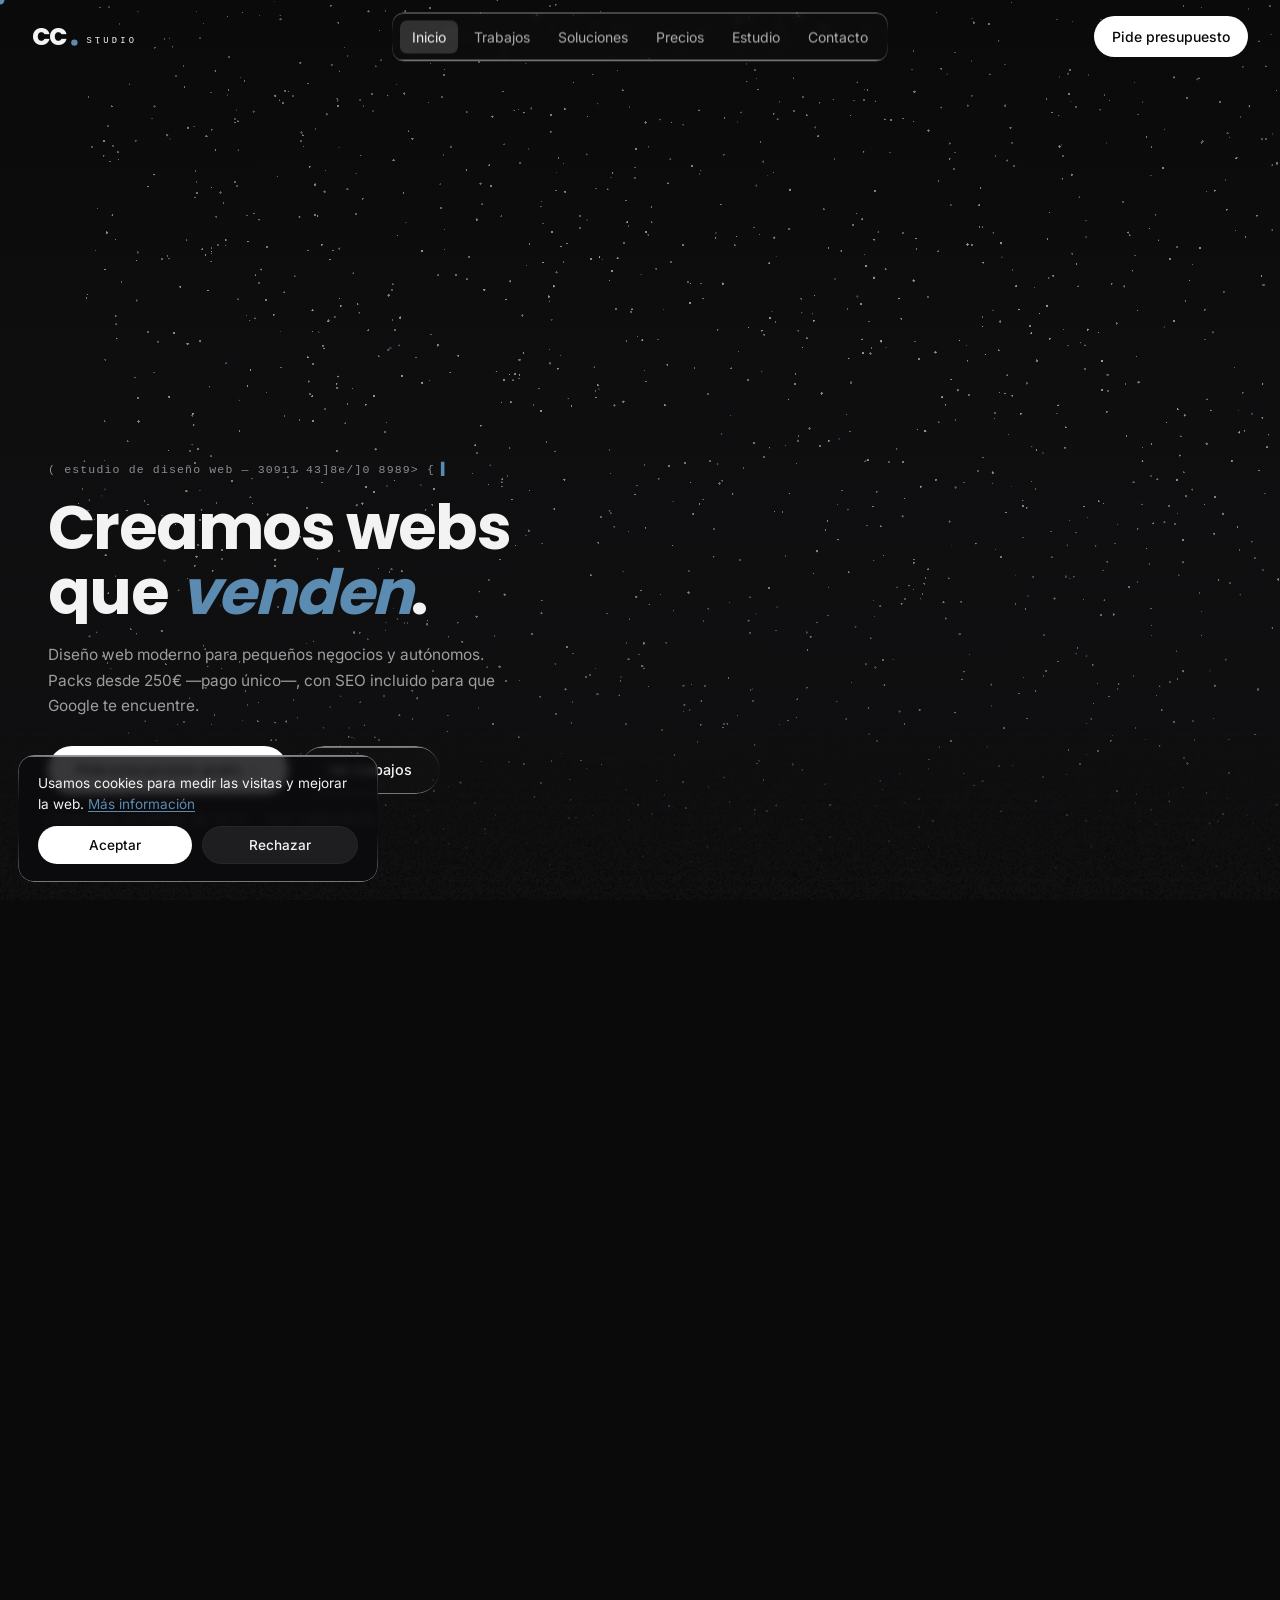
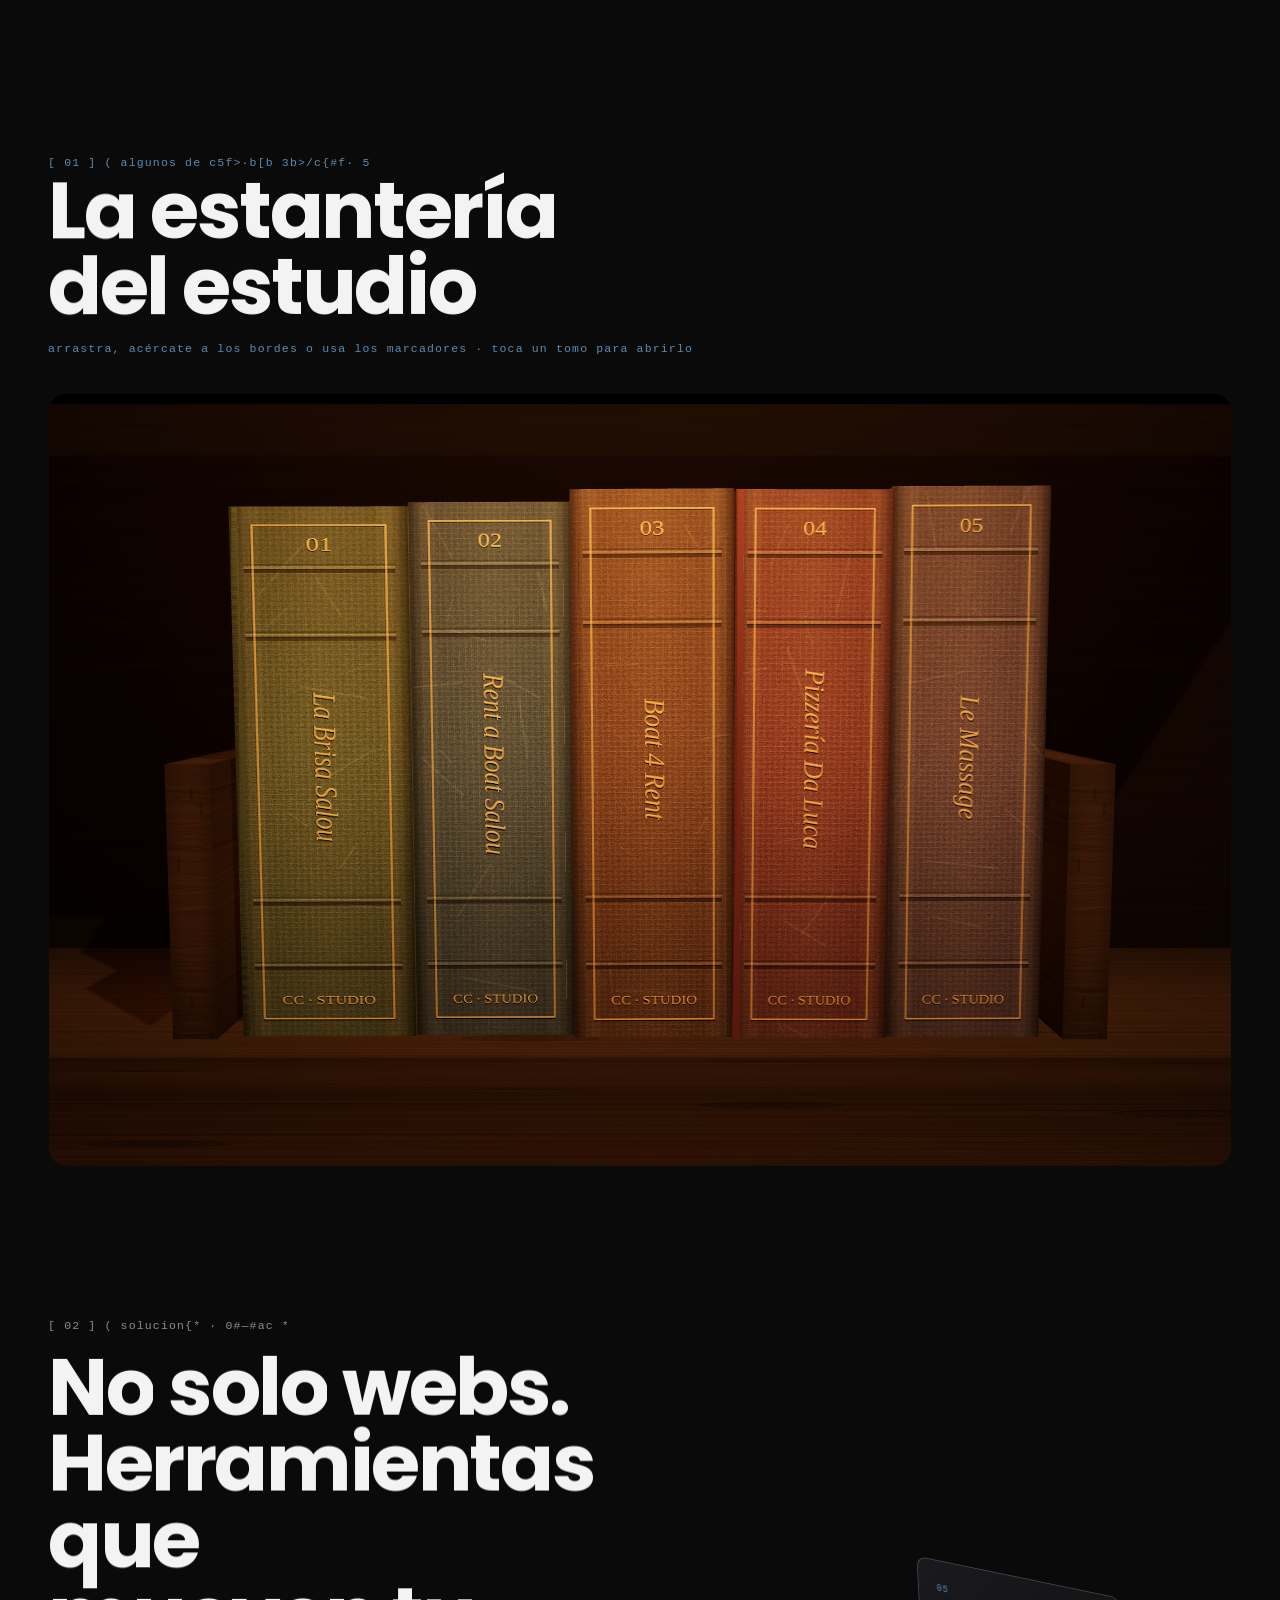
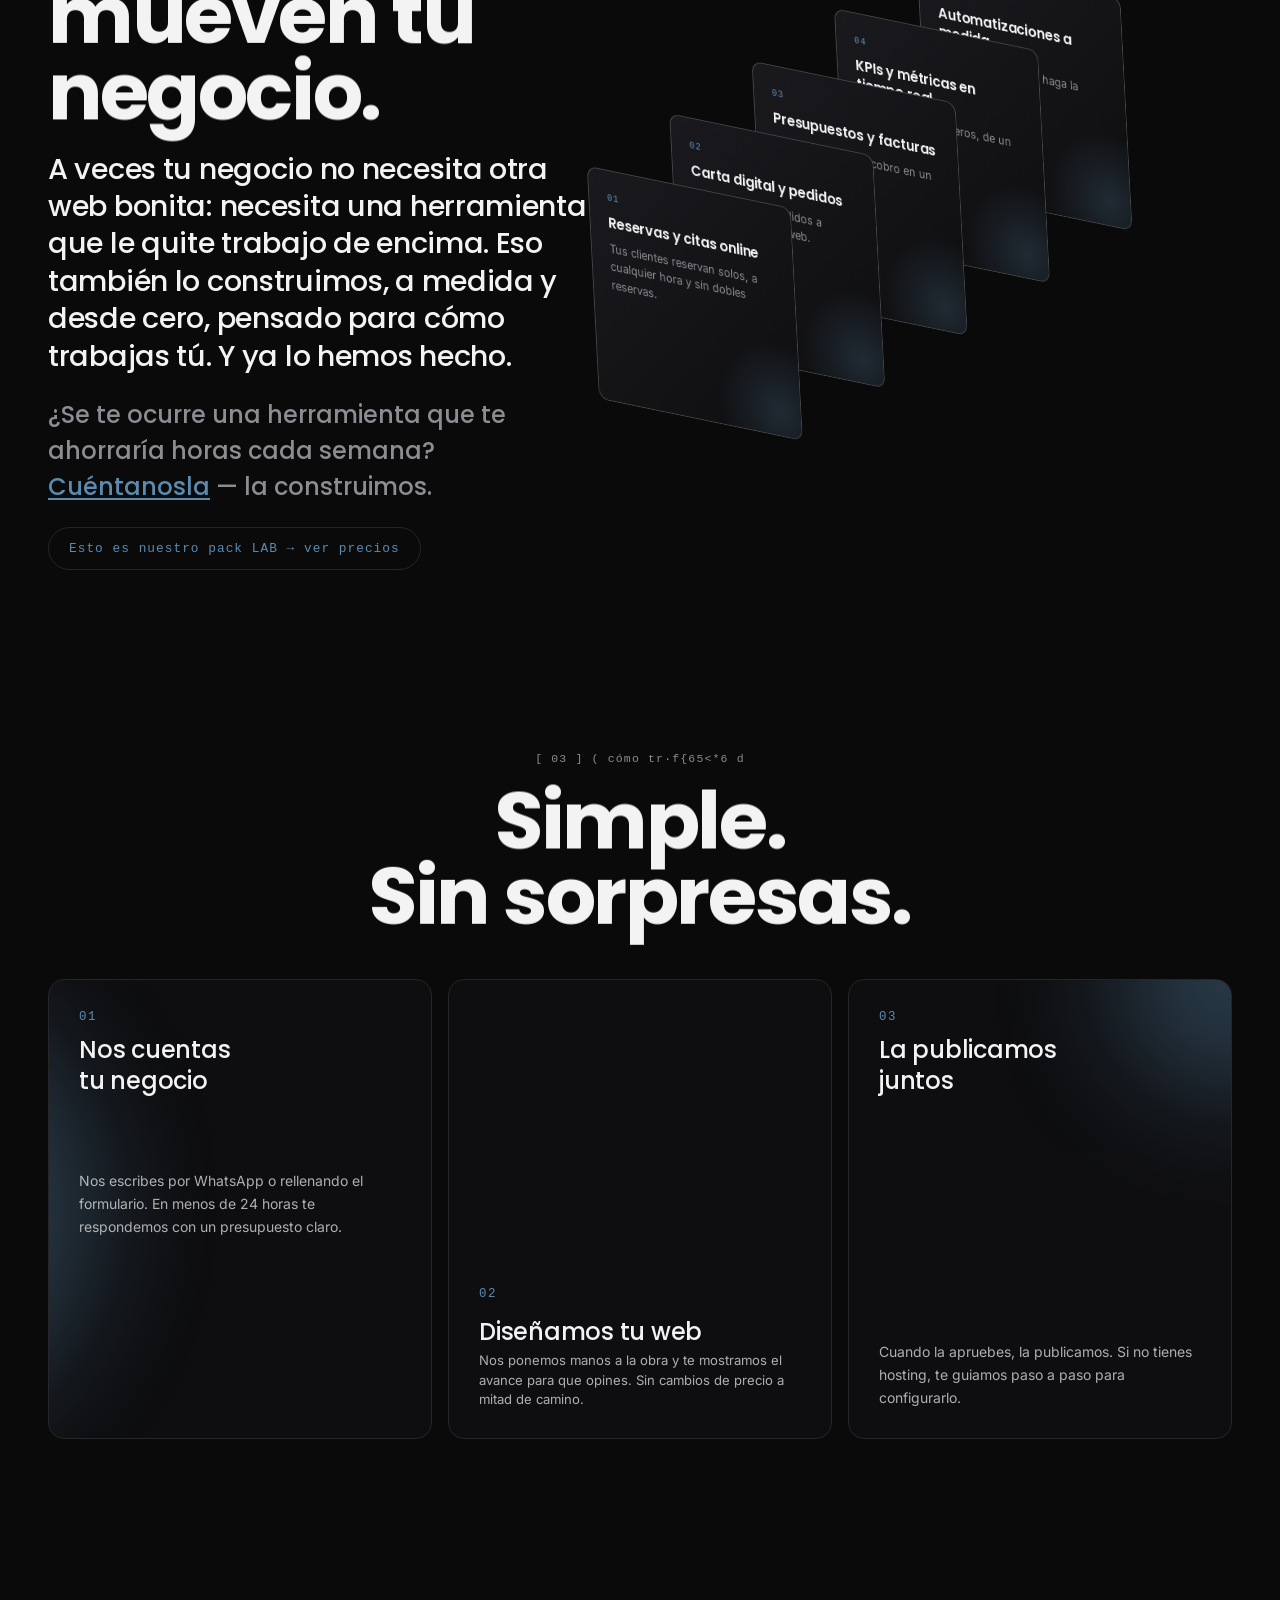
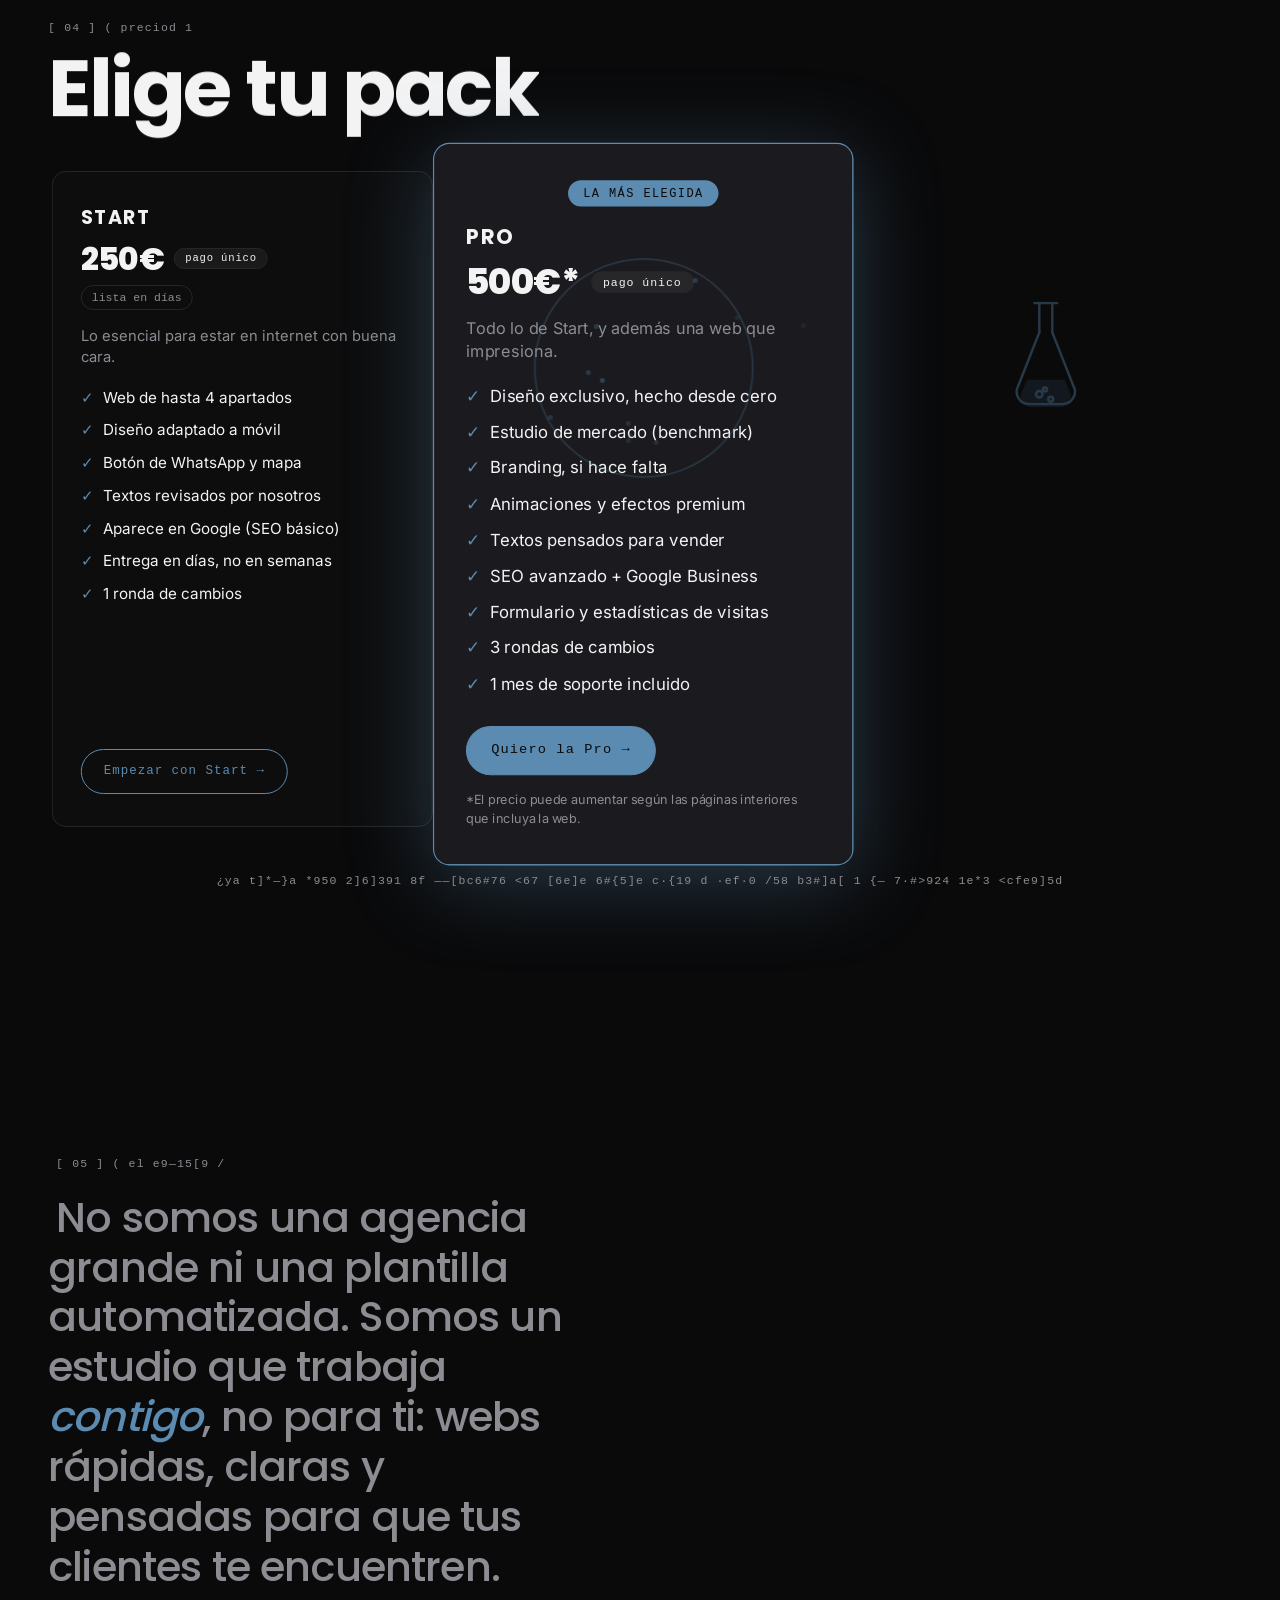
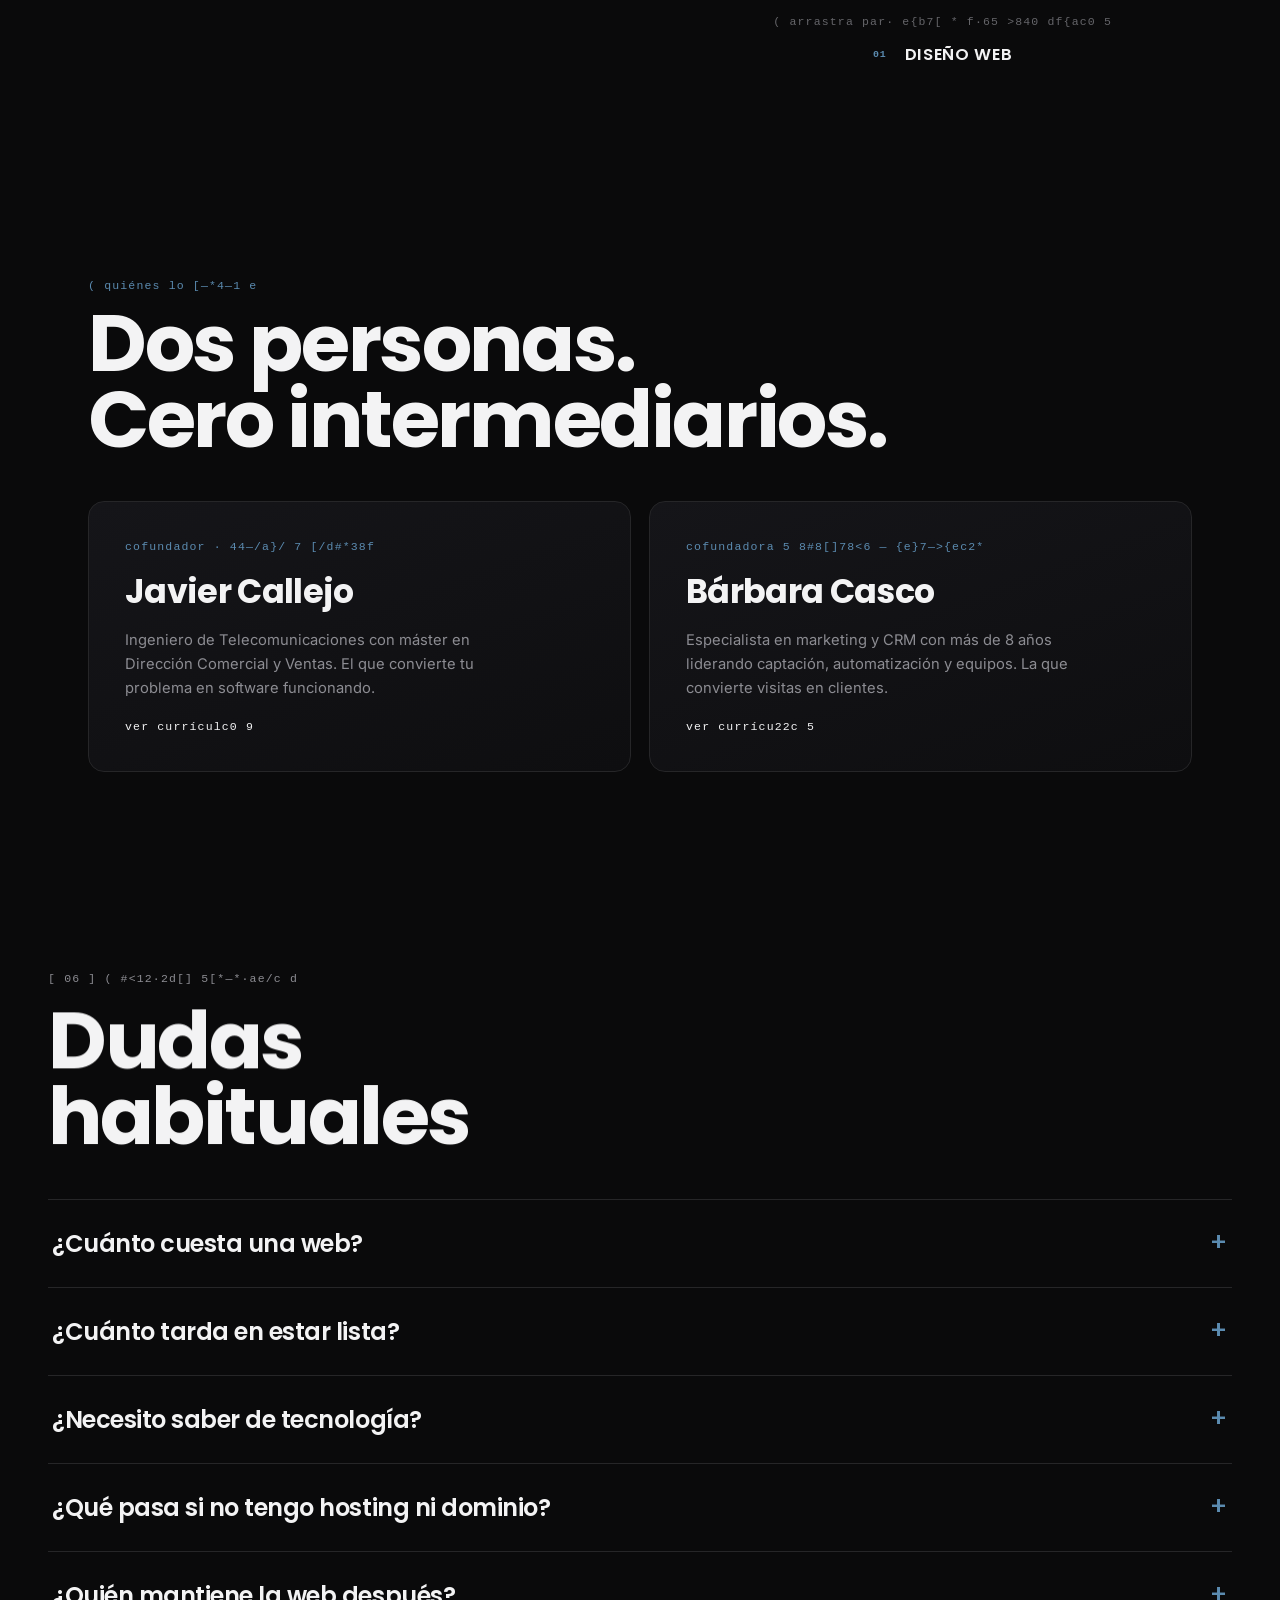
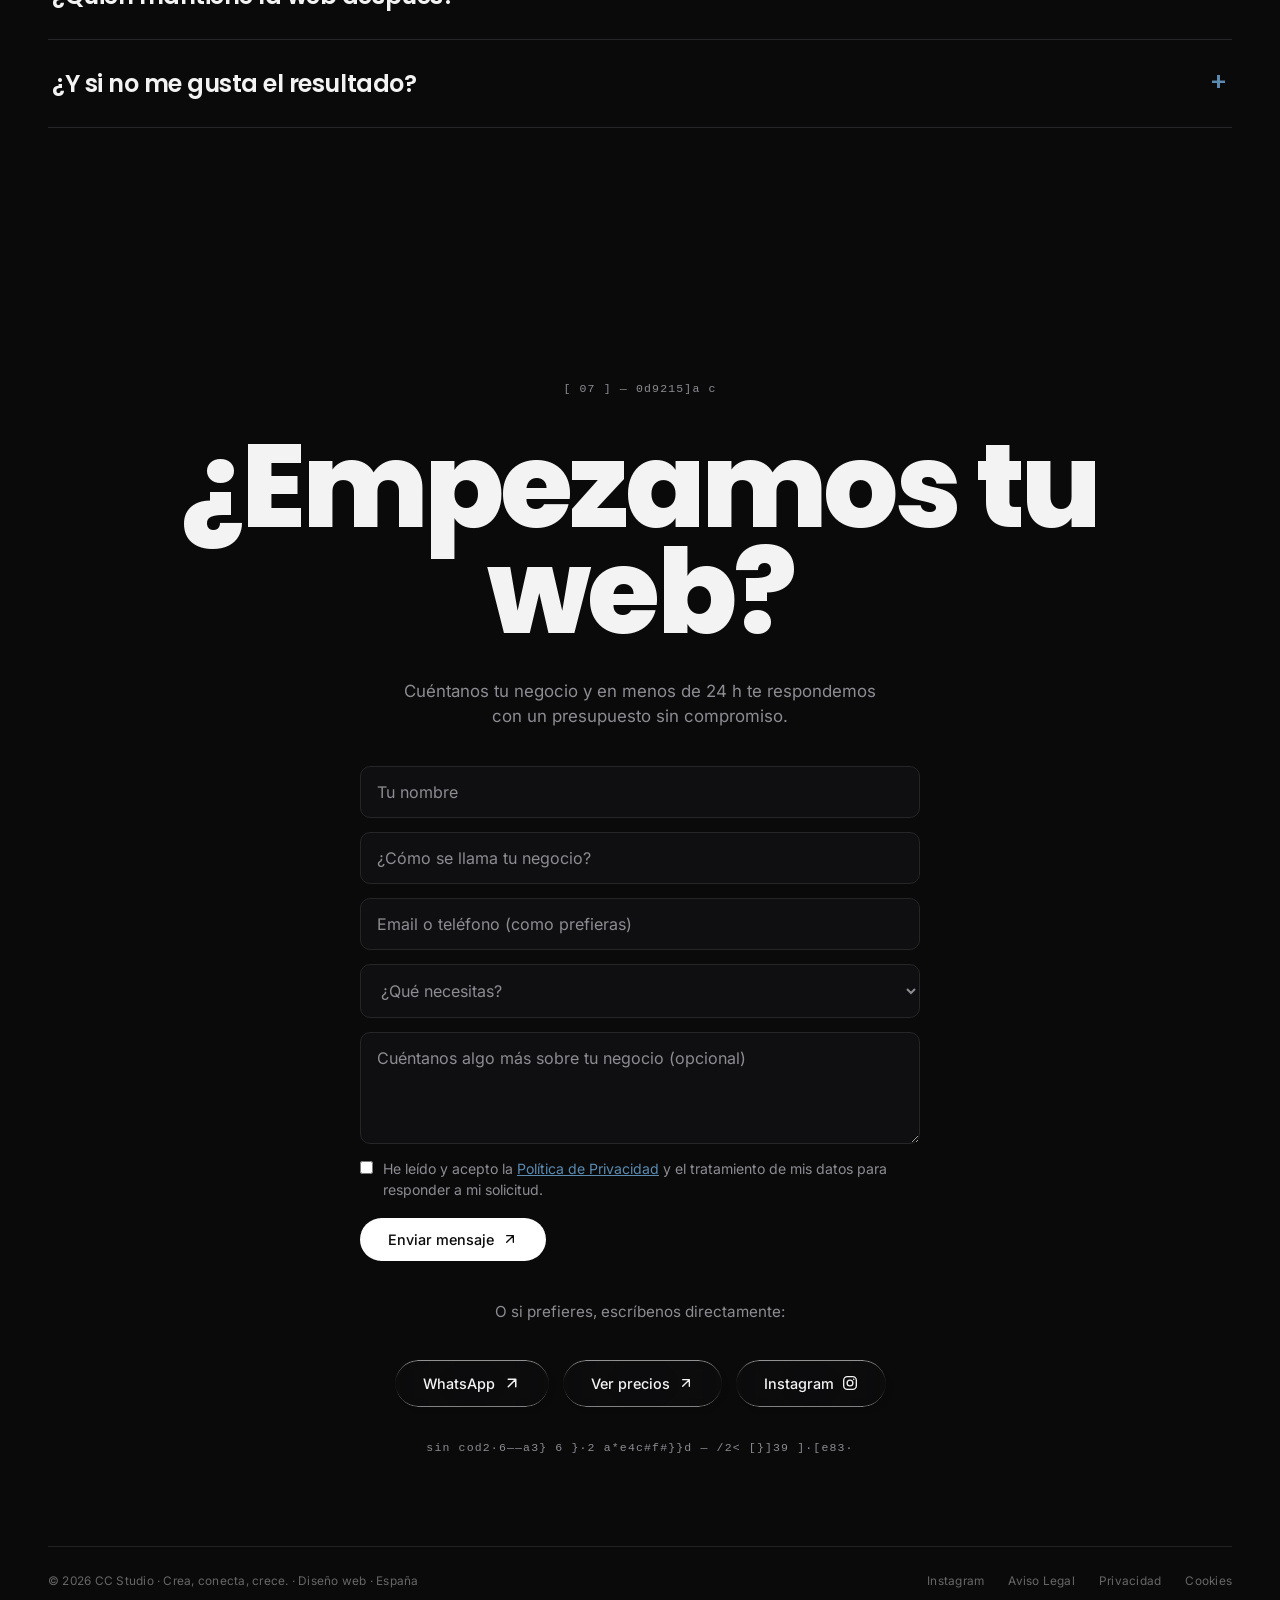
<file: index.html>
<!DOCTYPE html>
<html lang="es">
<head>
  <meta charset="UTF-8">
  <meta name="viewport" content="width=device-width, initial-scale=1.0">
  <title>CC Studio · Diseño web profesional para negocios en España</title>
  <meta name="description" content="Estudio de diseño web en España. Packs de web profesional desde 250€ (pago único), con SEO incluido. Y LAB: tu web + el software que te quita trabajo.">
  <meta name="keywords" content="diseño web, diseño web profesional, páginas web para negocios, renovación de webs, SEO local, gestor de reservas, soluciones digitales a medida, diseño web España, estudio de diseño web, pack diseño web, precio página web, diseño web pago único, software a medida para negocios">
  <meta name="author" content="CC Studio">
  <meta name="robots" content="index, follow">
  <meta name="theme-color" content="#0A0A0B">
  <!-- Reemplaza el dominio real cuando publiquéis: -->
  <link rel="canonical" href="https://www.ccstudioweb.es/">

  <!-- Open Graph / redes sociales -->
  <meta property="og:type" content="website">
  <meta property="og:site_name" content="CC Studio">
  <meta property="og:locale" content="es_ES">
  <meta property="og:title" content="CC Studio · Diseño web profesional en España">
  <meta property="og:description" content="Packs de web profesional desde 250€, pago único, con SEO incluido. START, PRO y LAB (web + software a medida).">
  <meta property="og:url" content="https://www.ccstudioweb.es/">
  <meta property="og:image" content="https://www.ccstudioweb.es/img/og-image.png">
  <meta property="og:image:width" content="1200">
  <meta property="og:image:height" content="630">
  <meta name="twitter:card" content="summary_large_image">
  <meta name="twitter:image" content="https://www.ccstudioweb.es/img/og-image.png">

  <!-- Datos estructurados (SEO) -->
  <script type="application/ld+json">
  {
    "@context": "https://schema.org",
    "@type": "ProfessionalService",
    "name": "CC Studio",
    "description": "Estudio de diseño web. Creamos webs modernas para pequeños negocios y autónomos en España, con SEO incluido, y desarrollamos soluciones digitales a medida.",
    "slogan": "Crea, conecta, crece.",
    "url": "https://www.ccstudioweb.es/",
    "email": "hola@ccstudioweb.es",
    "telephone": "+34634981927",
    "sameAs": ["https://www.instagram.com/ccstudio.es/"],
    "areaServed": "ES",
    "priceRange": "250€–500€+",
    "knowsAbout": ["Diseño web", "Renovación de webs", "SEO local", "Gestor de reservas", "Soluciones digitales a medida", "Identidad visual"],
    "makesOffer": [
      {
        "@type": "Offer",
        "name": "Pack START",
        "description": "Web esencial de hasta 4 apartados, adaptada a móvil y con SEO básico. 250€, pago único, lista en días.",
        "priceCurrency": "EUR"
      },
      {
        "@type": "Offer",
        "name": "Pack PRO",
        "description": "Web con diseño exclusivo, estudio de mercado, animaciones premium y SEO avanzado. Desde 500€, pago único.",
        "priceCurrency": "EUR"
      },
      {
        "@type": "Offer",
        "name": "Pack LAB",
        "description": "Tu web + software a medida (reservas, pedidos o facturación) con presupuesto cerrado antes de empezar.",
        "priceCurrency": "EUR"
      }
    ]
  }
  </script>

  <link rel="icon" href="favicon.svg" type="image/svg+xml">
  <!-- Precarga de las fuentes críticas del hero (pintado más rápido) -->
  <link rel="preload" href="fonts/poppins-800-latin.woff2" as="font" type="font/woff2" crossorigin>
  <link rel="preload" href="fonts/inter-400-latin.woff2" as="font" type="font/woff2" crossorigin>
  <link rel="stylesheet" href="fonts/fonts.css">
  <link rel="stylesheet" href="prototipo-cc.css?v=61">

  <!-- Medición (píxel de Meta 1045085271445998 + Google Analytics G-R4FHKXF4K7):
       NO se carga nada hasta aceptar cookies -->
  <script>
    window.ccLoadMetaPixel = function () {
      if (window.fbq) return;
      !function(f,b,e,v,n,t,s)
      {if(f.fbq)return;n=f.fbq=function(){n.callMethod?
      n.callMethod.apply(n,arguments):n.queue.push(arguments)};
      if(!f._fbq)f._fbq=n;n.push=n;n.loaded=!0;n.version='2.0';
      n.queue=[];t=b.createElement(e);t.async=!0;
      t.src=v;s=b.getElementsByTagName(e)[0];
      s.parentNode.insertBefore(t,s)}(window,document,'script',
      'https://connect.facebook.net/en_US/fbevents.js');
      fbq('init', '1045085271445998');
      fbq('track', 'PageView');
    };
    window.ccLoadAnalytics = function () {
      if (window.gtag) return;
      var s = document.createElement('script');
      s.async = true;
      s.src = 'https://www.googletagmanager.com/gtag/js?id=G-R4FHKXF4K7';
      document.head.appendChild(s);
      window.dataLayer = window.dataLayer || [];
      window.gtag = function () { dataLayer.push(arguments); };
      gtag('js', new Date());
      gtag('config', 'G-R4FHKXF4K7');
    };
    window.ccLoadTrackers = function () {
      window.ccLoadMetaPixel();
      window.ccLoadAnalytics();
    };
    if (localStorage.getItem('cc-cookies') === 'accepted') { window.ccLoadTrackers(); }
  </script>
</head>
<body>

  <!-- Preloader -->
  <div id="pp-loader" aria-hidden="true">
    <div class="pp-loader__logo">
      <span class="pp-cc">CC<span class="dot">.</span></span>
      <span class="pp-studio"><span class="pp-line"></span>STUDIO</span>
    </div>
    <div class="pp-count" id="ppCount">00</div>
    <div class="pp-loadtxt">cargando sistema visual</div>
  </div>

  <!-- Fondo: luz en movimiento + grano de película -->
  <div class="pp-bglight" aria-hidden="true"></div>
  <canvas id="ppGrain" class="pp-grain" aria-hidden="true"></canvas>

  <!-- Navbar -->
  <header class="pp-nav" id="ppNav">
    <a href="#top" class="pp-nav__logo" aria-label="CC Studio">
      <svg viewBox="0 0 152 30" class="pp-logo-svg" role="img" aria-label="CC Studio">
        <text x="0" y="25" font-family="Poppins,sans-serif" font-weight="800" font-size="30" letter-spacing="-1.5" fill="currentColor">CC</text>
        <circle class="dot" cx="53" cy="22" r="4"></circle>
        <text x="68" y="22" font-family="ui-monospace,Menlo,Consolas,monospace" font-size="11" letter-spacing="4" fill="currentColor">STUDIO</text>
      </svg>
    </a>
    <nav class="pp-nav__menu liquid-glass">
      <a href="#top" class="is-active">Inicio</a>
      <a href="#works">Trabajos</a>
      <a href="#soluciones">Soluciones</a>
      <a href="#pricing">Precios</a>
      <a href="#studio">Estudio</a>
      <a href="#contact">Contacto</a>
    </nav>
    <a href="#contact" class="pp-nav__cta">Pide presupuesto</a>
    <button class="pp-nav__toggle liquid-glass" id="ppToggle" aria-label="Abrir menú" aria-expanded="false"><span></span><span></span><span></span></button>
  </header>

  <!-- Menú móvil -->
  <div class="pp-nav__mobile liquid-glass" id="ppMobile" aria-hidden="true">
    <a href="#works">Trabajos</a>
    <a href="#soluciones">Soluciones</a>
    <a href="#pricing">Precios</a>
    <a href="#faq">Preguntas</a>
    <a href="#studio">Estudio</a>
    <a href="#contact">Contacto</a>
    <a href="#contact" class="pp-nav__mobile-cta">Pide presupuesto</a>
  </div>

  <main id="top">

    <!-- HERO (rediseño "liquid glass": pantalla completa, contenido abajo-izquierda) -->
    <section class="pp-hero">
      <div class="pp-hero__bg" aria-hidden="true">
        <!-- La aurora queda detrás como respaldo mientras arranca el canvas -->
        <div class="pp-hero__aurora"><i></i><i></i><i></i></div>
        <!-- Morph generativo ligado al scroll (orbe → fibras → núcleo) -->
        <canvas class="pp-hero__morph" id="heroMorph"></canvas>
        <div class="pp-hero__shade"></div>
      </div>

      <div class="pp-hero__content">
        <div class="pp-hero__meta">
          <span class="pp-mono" data-scramble>( estudio de diseño web — crea, conecta, crece )</span>
        </div>
        <!-- Titular por fases: el scroll cruza de una frase a la siguiente
             mientras el orbe del fondo se transforma -->
        <div class="pp-hero__titles">
          <h1 class="pp-hero__title" data-phase="0">
            <span class="line" data-reveal-line><span>Creamos webs</span></span>
            <span class="line" data-reveal-line><span>que <em>venden</em>.</span></span>
          </h1>
          <div class="pp-hero__title pp-hero__title--phase" data-phase="1" aria-hidden="true">
            <span class="line"><span>Software a medida</span></span>
            <span class="line"><span>que <em>trabaja por ti</em>.</span></span>
          </div>
          <div class="pp-hero__title pp-hero__title--phase" data-phase="2" aria-hidden="true">
            <span class="line"><span>Crea, conecta,</span></span>
            <span class="line"><span><em>crece</em>.</span></span>
          </div>
        </div>
        <p class="pp-hero__sub" data-reveal>
          Diseño web moderno para pequeños negocios y autónomos.
          Packs desde 250€ —pago único—, con SEO incluido para que Google te encuentre.
        </p>

        <div class="pp-hero__cta" data-reveal>
          <a href="#contact" class="pp-btn--white">Pide presupuesto gratis →</a>
          <a href="#works" class="pp-btn--glass liquid-glass">Ver trabajos</a>
        </div>
        <span class="pp-hero__trust pp-mono" data-reveal>respuesta en menos de 24 h · sin compromiso</span>
      </div>
    </section>


    <!-- TRABAJOS: focus cards sobre vídeo de fondo (rediseño v36) -->
    <!-- ARCHIVO DE PROYECTOS: la estantería (biblioteca 3D) -->
    <section class="pp-shelfsec" id="works">
      <div class="pp-shelfsec__head" data-reveal>
        <span class="pp-mono">[ 01 ]  ( algunos de nuestros proyectos )</span>
        <h2 class="pp-sec-title" data-words>La estantería<br>del estudio</h2>
        <p class="pp-shelfsec__sub pp-mono">arrastra, acércate a los bordes o usa los marcadores · toca un tomo para abrirlo</p>
      </div>
      <div class="pp-shelf" id="ppShelf" data-reveal>
        <canvas id="shelf" aria-label="Estantería 3D con los proyectos del estudio como libros antiguos. Usa los botones y marcadores para recorrerla y pulsa un tomo para abrirlo." role="img"></canvas>
        <nav class="dock" aria-label="Recorrer la estantería">
          <div class="markers" id="markers" role="group" aria-label="Proyectos"></div>
        </nav>
      </div>
    </section>

    <!-- SOLUCIONES A MEDIDA: texto + baraja 3D de tarjetas (rediseño v46) -->
    <section class="pp-solutions" id="soluciones">
      <div class="pp-sol2">
        <div class="pp-sol2__left">
          <div class="pp-solutions__head" data-reveal>
            <span class="pp-mono">[ 02 ]  ( soluciones a medida )</span>
            <h2 class="pp-sec-title" data-words>No solo webs.<br>Herramientas que<br>mueven tu negocio.</h2>
          </div>
          <p class="pp-solutions__lead" data-reveal>
            A veces tu negocio no necesita otra web bonita: necesita una herramienta que le
            quite trabajo de encima. Eso también lo construimos, a medida y desde cero,
            pensado para cómo trabajas tú. Y ya lo hemos hecho.
          </p>
          <p class="pp-solutions__cta" data-reveal>
            ¿Se te ocurre una herramienta que te ahorraría horas cada semana?
            <a href="#contact">Cuéntanosla</a> — la construimos.
          </p>
          <a href="#pricing" class="pp-solutions__lab" data-reveal>Esto es nuestro pack LAB → ver precios</a>
        </div>

        <div class="pp-sol2__right" data-reveal>
          <div class="pp-deck" id="ppDeck" aria-label="Soluciones digitales que construimos">
            <div class="pp-deck__card">
              <span class="pp-deck__i pp-mono">01</span>
              <h3>Reservas y citas online</h3>
              <p>Tus clientes reservan solos, a cualquier hora y sin dobles reservas.</p>
            </div>
            <div class="pp-deck__card">
              <span class="pp-deck__i pp-mono">02</span>
              <h3>Carta digital y pedidos</h3>
              <p>Menú con QR y pedidos a domicilio desde tu web.</p>
            </div>
            <div class="pp-deck__card">
              <span class="pp-deck__i pp-mono">03</span>
              <h3>Presupuestos y facturas</h3>
              <p>Del presupuesto al cobro en un clic, sin papeleo.</p>
            </div>
            <div class="pp-deck__card">
              <span class="pp-deck__i pp-mono">04</span>
              <h3>KPIs y métricas en tiempo real</h3>
              <p>Tu negocio en números, de un vistazo.</p>
            </div>
            <div class="pp-deck__card">
              <span class="pp-deck__i pp-mono">05</span>
              <h3>Automatizaciones a medida</h3>
              <p>Lo repetitivo, que lo haga la máquina.</p>
            </div>
          </div>
        </div>
      </div>
    </section>

    <!-- CÓMO TRABAJAMOS -->
    <section class="pp-process" id="process">
      <div class="pp-process__head" data-reveal>
        <span class="pp-mono">[ 03 ]  ( cómo trabajamos )</span>
        <h2 class="pp-sec-title" data-words>Simple.<br>Sin sorpresas.</h2>
      </div>
      <!-- Rejilla "benefits": texto · vídeo · texto (rediseño v37) -->
      <div class="pp-bene" data-reveal>
        <div class="pp-bcard pp-bcard--l">
          <span class="pp-blob" aria-hidden="true"></span>
          <div class="pp-bcard__inner">
            <span class="pp-bcard__num pp-mono">01</span>
            <h3>Nos cuentas<br>tu negocio</h3>
            <p class="pp-bcard__body">
              Nos escribes por WhatsApp o rellenando el formulario. En menos de
              24 horas te respondemos con un presupuesto claro.
            </p>
          </div>
        </div>

        <div class="pp-bcard pp-bcard--video">
          <div class="pp-bcard__vid">
            <video muted loop playsinline autoplay preload="none" data-src="video/gestor.mp4"></video>
          </div>
          <div class="pp-bcard__foot pp-bcard__foot--col">
            <span class="pp-bcard__num pp-mono">02</span>
            <h3>Diseñamos tu web</h3>
            <p>Nos ponemos manos a la obra y te mostramos el avance para que opines. Sin cambios de precio a mitad de camino.</p>
          </div>
        </div>

        <div class="pp-bcard pp-bcard--r">
          <span class="pp-blob" aria-hidden="true"></span>
          <div class="pp-bcard__inner">
            <span class="pp-bcard__num pp-mono">03</span>
            <h3>La publicamos<br>juntos</h3>
            <p class="pp-bcard__body">
              Cuando la apruebes, la publicamos. Si no tienes hosting, te
              guiamos paso a paso para configurarlo.
            </p>
          </div>
        </div>
      </div>
    </section>

    <!-- PRECIOS -->
    <section class="pp-pricing" id="pricing">
      <div class="pp-pricing__head" data-reveal>
        <span class="pp-mono">[ 04 ]  ( precios )</span>
        <h2 class="pp-sec-title" data-words>Elige tu pack</h2>
      </div>
      <div class="pp-plans">
        <article class="pp-plan" data-reveal>
          <h3 class="pp-plan__name">START</h3>
          <div class="pp-plan__price">250€ <span class="pp-plan__pill">pago único</span></div>
          <span class="pp-plan__time">lista en días</span>
          <p class="pp-plan__desc">Lo esencial para estar en internet con buena cara.</p>
          <ul class="pp-plan__list">
            <li>Web de hasta 4 apartados</li>
            <li>Diseño adaptado a móvil</li>
            <li>Botón de WhatsApp y mapa</li>
            <li>Textos revisados por nosotros</li>
            <li>Aparece en Google (SEO básico)</li>
            <li>Entrega en días, no en semanas</li>
            <li>1 ronda de cambios</li>
          </ul>
          <a href="#contact" class="pp-plan__cta pp-plan__cta--outline">Empezar con Start →</a>
        </article>
        <article class="pp-plan pp-plan--feat" data-reveal>
          <span class="pp-plan__badge">La más elegida</span>
          <h3 class="pp-plan__name">PRO</h3>
          <div class="pp-plan__price">500€* <span class="pp-plan__pill">pago único</span></div>
          <p class="pp-plan__desc">Todo lo de Start, y además una web que impresiona.</p>
          <ul class="pp-plan__list">
            <li>Diseño exclusivo, hecho desde cero</li>
            <li>Estudio de mercado (benchmark)</li>
            <li>Branding, si hace falta</li>
            <li>Animaciones y efectos premium</li>
            <li>Textos pensados para vender</li>
            <li>SEO avanzado + Google Business</li>
            <li>Formulario y estadísticas de visitas</li>
            <li>3 rondas de cambios</li>
            <li>1 mes de soporte incluido</li>
          </ul>
          <a href="#contact" class="pp-plan__cta pp-plan__cta--solid">Quiero la Pro →</a>
          <p class="pp-plan__note">*El precio puede aumentar según las páginas interiores que incluya la web.</p>
        </article>
        <article class="pp-plan pp-plan--lab" data-reveal>
          <h3 class="pp-plan__name">LAB</h3>
          <div class="pp-plan__price">A medida <span class="pp-plan__pill">presupuesto cerrado</span></div>
          <p class="pp-plan__desc">Tu web + el software que te quita trabajo.</p>
          <ul class="pp-plan__list">
            <li>Análisis gratuito de tu caso</li>
            <li>Reservas, pedidos o facturación</li>
            <li>Integrado en tu web</li>
            <li>Formación para tu equipo</li>
            <li>Soporte continuado</li>
            <li>Presupuesto cerrado antes de empezar</li>
          </ul>
          <a href="#contact" class="pp-plan__cta pp-plan__cta--outline">Pedir presupuesto gratis →</a>
        </article>
      </div>

      <p class="pp-pricing__note pp-mono" data-reveal>
        ¿Ya tienes web? También la renovamos con estos mismos packs — dinos qué tienes y te decimos cuál encaja.
      </p>
    </section>

    <!-- TESTIMONIOS -->
    <section class="pp-testi" id="testimonios">
      <div class="pp-testi__head" data-reveal>
        <span class="pp-mono">( testimonios )</span>
        <h2 class="pp-sec-title" data-words>Lo que dicen<br>nuestros clientes</h2>
      </div>
      <div class="pp-testi__grid">
        <blockquote class="pp-quote" data-reveal>
          <p>“[Testimonio pendiente — aquí irá una reseña real de un cliente.]”</p>
          <footer><span>Nombre del cliente</span><span>Tipo de negocio</span></footer>
        </blockquote>
        <blockquote class="pp-quote" data-reveal>
          <p>“[Testimonio pendiente — aquí irá una reseña real de un cliente.]”</p>
          <footer><span>Nombre del cliente</span><span>Tipo de negocio</span></footer>
        </blockquote>
        <blockquote class="pp-quote" data-reveal>
          <p>“[Testimonio pendiente — aquí irá una reseña real de un cliente.]”</p>
          <footer><span>Nombre del cliente</span><span>Tipo de negocio</span></footer>
        </blockquote>
      </div>
      <p class="pp-testi__note pp-mono">cuando tengas reseñas reales, las sustituimos por estas</p>
    </section>

    <!-- ESTUDIO: texto + esfera de partículas 3D (rediseño v39) -->
    <section class="pp-studio" id="studio">
      <div class="pp-studio__grid">
        <div class="pp-studio__intro" data-reveal>
          <span class="pp-mono">[ 05 ]  ( el estudio )</span>
          <p class="pp-studio__lead">
            No somos una agencia grande ni una plantilla automatizada.
            Somos un estudio que trabaja <em>contigo</em>, no para ti: webs rápidas,
            claras y pensadas para que tus clientes te encuentren.
          </p>
        </div>
        <div class="pp-studio__right" data-reveal>
          <div class="pp-studio__sphere">
            <canvas id="ppSphere" aria-hidden="true"></canvas>
            <span class="pp-mono pp-studio__sphere-hint">( arrastra para girar · toca para pausar )</span>
          </div>
          <!-- Las palabras brotan de debajo de la esfera al scrollear -->
          <ul class="pp-emit" id="ppEmit" aria-label="Servicios del estudio">
            <li><span class="pp-emit__i pp-mono">01</span> Diseño web</li>
            <li><span class="pp-emit__i pp-mono">02</span> Soluciones a medida</li>
            <li><span class="pp-emit__i pp-mono">03</span> Renovación de webs</li>
            <li><span class="pp-emit__i pp-mono">04</span> SEO local</li>
            <li><span class="pp-emit__i pp-mono">05</span> Gestor de reservas</li>
            <li><span class="pp-emit__i pp-mono">06</span> Identidad visual</li>
            <li><span class="pp-emit__i pp-mono">07</span> Mantenimiento</li>
          </ul>
        </div>
      </div>
    </section>

    <!-- EQUIPO: los fundadores, con enlace a sus currículums -->
    <section class="pp-team" id="equipo">
      <div class="pp-team__head" data-reveal>
        <span class="pp-mono">( quiénes lo forman )</span>
        <h2 class="pp-sec-title">Dos personas.<br>Cero intermediarios.</h2>
      </div>
      <div class="pp-team__grid">
        <a class="pp-team__card" href="javier-callejo.html" data-reveal>
          <span class="pp-mono pp-team__tag">cofundador · técnica y producto</span>
          <h3>Javier Callejo</h3>
          <p>Ingeniero de Telecomunicaciones con máster en Dirección Comercial y Ventas.
             El que convierte tu problema en software funcionando.</p>
          <span class="pp-team__link pp-mono">ver currículum ↗</span>
        </a>
        <a class="pp-team__card" href="barbara-casco.html" data-reveal>
          <span class="pp-mono pp-team__tag">cofundadora · marketing y operaciones</span>
          <h3>Bárbara Casco</h3>
          <p>Especialista en marketing y CRM con más de 8 años liderando captación,
             automatización y equipos. La que convierte visitas en clientes.</p>
          <span class="pp-team__link pp-mono">ver currículum ↗</span>
        </a>
      </div>
    </section>

    <!-- FAQ -->
    <section class="pp-faq" id="faq">
      <div class="pp-faq__head" data-reveal>
        <span class="pp-mono">[ 06 ]  ( preguntas frecuentes )</span>
        <h2 class="pp-sec-title" data-words>Dudas<br>habituales</h2>
      </div>
      <div class="pp-faq__list">
        <div class="pp-faq__item" data-reveal>
          <button class="pp-faq__q" aria-expanded="false"><span>¿Cuánto cuesta una web?</span><span class="pp-faq__icon">+</span></button>
          <div class="pp-faq__a"><p>Trabajamos con tres packs de pago único, sin cuotas: START (250€), PRO (desde 500€) y LAB, con software a medida y presupuesto cerrado antes de empezar. Te enviamos un presupuesto detallado en menos de 24 horas, sin compromiso.</p></div>
        </div>
        <div class="pp-faq__item" data-reveal>
          <button class="pp-faq__q" aria-expanded="false"><span>¿Cuánto tarda en estar lista?</span><span class="pp-faq__icon">+</span></button>
          <div class="pp-faq__a"><p>La mayoría de proyectos están listos en días, no en semanas. Trabajamos rápido sin sacrificar calidad.</p></div>
        </div>
        <div class="pp-faq__item" data-reveal>
          <button class="pp-faq__q" aria-expanded="false"><span>¿Necesito saber de tecnología?</span><span class="pp-faq__icon">+</span></button>
          <div class="pp-faq__a"><p>Para nada. Nos encargamos de todo lo técnico. Tú solo tienes que contarnos tu negocio y darnos el visto bueno cuando la veas. El resto es nuestro.</p></div>
        </div>
        <div class="pp-faq__item" data-reveal>
          <button class="pp-faq__q" aria-expanded="false"><span>¿Qué pasa si no tengo hosting ni dominio?</span><span class="pp-faq__icon">+</span></button>
          <div class="pp-faq__a"><p>No pasa nada. Te guiamos paso a paso para que los configures (es más fácil de lo que parece) y te recomendamos la opción más económica según tus necesidades.</p></div>
        </div>
        <div class="pp-faq__item" data-reveal>
          <button class="pp-faq__q" aria-expanded="false"><span>¿Quién mantiene la web después?</span><span class="pp-faq__icon">+</span></button>
          <div class="pp-faq__a"><p>Tienes dos opciones: te enseñamos a hacer los cambios básicos tú mismo, o contratamos un mantenimiento mensual opcional para que lo hagamos nosotros. Tú eliges.</p></div>
        </div>
        <div class="pp-faq__item" data-reveal>
          <button class="pp-faq__q" aria-expanded="false"><span>¿Y si no me gusta el resultado?</span><span class="pp-faq__icon">+</span></button>
          <div class="pp-faq__a"><p>Antes de publicar nada, te lo mostramos. Incluimos una ronda de revisiones para que puedas pedir cambios. La web no se publica hasta que digas que está perfecta.</p></div>
        </div>
      </div>
    </section>

    <!-- CONTACTO: CTA cinematográfico (rediseño v31) -->
    <section class="pp-contact" id="contact">
      <div class="pp-contact__bg" aria-hidden="true">
        <!-- Onda líquida animada con los colores de la marca (canvas propio) -->
        <canvas id="ppWave"></canvas>
      </div>

      <div class="pp-contact__inner">
        <span class="pp-mono">[ 07 ]  ( hablemos )</span>
        <h2 class="pp-contact__title" data-reveal-line><span>¿Empezamos tu web?</span></h2>
        <p class="pp-contact__sub" data-reveal>
          Cuéntanos tu negocio y en menos de 24 h te respondemos con un presupuesto sin compromiso.
        </p>

        <form class="pp-form" name="contacto" method="POST" action="enviar.php" data-reveal>
          <p class="pp-hp" aria-hidden="true"><input type="text" name="apellidos2" tabindex="-1" autocomplete="off"></p>
          <input type="text" name="nombre" placeholder="Tu nombre" required>
          <input type="text" name="negocio" placeholder="¿Cómo se llama tu negocio?">
          <input type="text" name="contacto" placeholder="Email o teléfono (como prefieras)" required>
          <select name="necesito" required>
            <option value="" disabled selected>¿Qué necesitas?</option>
            <option value="Pack START">Pack START</option>
            <option value="Pack PRO">Pack PRO</option>
            <option value="Pack LAB (a medida)">Pack LAB (a medida)</option>
            <option value="Renovar mi web">Renovar mi web</option>
            <option value="No lo tengo claro">No lo tengo claro</option>
          </select>
          <textarea name="mensaje" rows="4" placeholder="Cuéntanos algo más sobre tu negocio (opcional)"></textarea>
          <label class="pp-consent">
            <input type="checkbox" name="consentimiento" value="1" required>
            <span>He leído y acepto la <a href="privacidad.html" target="_blank" rel="noopener">Política de Privacidad</a> y el tratamiento de mis datos para responder a mi solicitud.</span>
          </label>
          <button type="submit" class="pp-btn--white pp-form__submit">
            Enviar mensaje
            <svg viewBox="0 0 24 24" width="16" height="16" fill="none" stroke="currentColor" stroke-width="2" stroke-linecap="round" stroke-linejoin="round" aria-hidden="true"><path d="M7 17L17 7M7 7h10v10"/></svg>
          </button>
        </form>

        <p class="pp-contact__or">O si prefieres, escríbenos directamente:</p>
        <div class="pp-contact__actions">
          <a href="https://wa.me/34634981927" target="_blank" rel="noopener" class="pp-btn--glass liquid-glass-strong">
            WhatsApp
            <svg viewBox="0 0 24 24" width="18" height="18" fill="none" stroke="currentColor" stroke-width="2" stroke-linecap="round" stroke-linejoin="round" aria-hidden="true"><path d="M7 17L17 7M7 7h10v10"/></svg>
          </a>
          <a href="#pricing" class="pp-btn--glass liquid-glass-strong">
            Ver precios
            <svg viewBox="0 0 24 24" width="16" height="16" fill="none" stroke="currentColor" stroke-width="2" stroke-linecap="round" stroke-linejoin="round" aria-hidden="true"><path d="M7 17L17 7M7 7h10v10"/></svg>
          </a>
          <a href="https://www.instagram.com/ccstudio.es/" target="_blank" rel="noopener" class="pp-btn--glass liquid-glass-strong">
            Instagram
            <svg viewBox="0 0 24 24" width="16" height="16" fill="none" stroke="currentColor" stroke-width="2" stroke-linecap="round" stroke-linejoin="round" aria-hidden="true"><rect x="2.5" y="2.5" width="19" height="19" rx="5.5"/><circle cx="12" cy="12" r="4.3"/><circle cx="17.6" cy="6.4" r="1.2" fill="currentColor" stroke="none"/></svg>
          </a>
        </div>
        <p class="pp-contact__trust pp-mono">sin compromisos · sin tecnicismos · sin letra pequeña</p>
      </div>

      <!-- Footer: barra mínima sobre el vídeo fundido -->
      <footer class="pp-foot">
        <p>© 2026 CC Studio · Crea, conecta, crece. · Diseño web · España</p>
        <div class="pp-foot__links">
          <a href="https://www.instagram.com/ccstudio.es/" target="_blank" rel="noopener">Instagram</a>
          <a href="aviso-legal.html">Aviso Legal</a>
          <a href="privacidad.html">Privacidad</a>
          <a href="politica-cookies.html">Cookies</a>
        </div>
      </footer>
    </section>
  </main>

  <!-- Aviso de cookies: el píxel de Meta solo se carga al aceptar -->
  <div class="pp-cookies liquid-glass" id="ppCookies" role="dialog" aria-label="Aviso de cookies" hidden>
    <p>
      Usamos cookies para medir las visitas y mejorar la web.
      <a href="politica-cookies.html" target="_blank" rel="noopener">Más información</a>
    </p>
    <div class="pp-cookies__btns">
      <button type="button" id="ppCookiesOk">Aceptar</button>
      <button type="button" id="ppCookiesNo">Rechazar</button>
    </div>
  </div>

  <!-- WhatsApp flotante (aparece al scrollear) -->
  <a href="https://wa.me/34634981927" target="_blank" rel="noopener" class="pp-wa" id="ppWa" aria-label="Escríbenos por WhatsApp">
    <svg viewBox="0 0 24 24" width="26" height="26" fill="currentColor" aria-hidden="true">
      <path d="M17.5 14.4c-.3-.15-1.76-.87-2.03-.97-.27-.1-.47-.15-.67.15-.2.3-.77.97-.94 1.16-.17.2-.35.22-.64.08-.3-.15-1.26-.47-2.4-1.48-.88-.79-1.48-1.76-1.65-2.06-.17-.3-.02-.46.13-.6.13-.14.3-.35.44-.52.15-.18.2-.3.3-.5.1-.2.05-.37-.02-.52-.08-.15-.67-1.61-.92-2.2-.24-.58-.49-.5-.67-.51h-.57c-.2 0-.52.07-.8.37-.27.3-1.04 1.02-1.04 2.48 0 1.46 1.07 2.88 1.21 3.07.15.2 2.1 3.2 5.08 4.49.71.3 1.26.49 1.7.62.71.23 1.36.2 1.87.12.57-.08 1.76-.72 2-1.41.25-.7.25-1.29.18-1.41-.08-.13-.28-.2-.57-.35zM12.05 21.8h-.01a9.87 9.87 0 0 1-5.03-1.38l-.36-.21-3.74.98 1-3.65-.24-.37a9.86 9.86 0 0 1-1.51-5.26c0-5.45 4.44-9.88 9.89-9.88a9.83 9.83 0 0 1 9.88 9.89c0 5.45-4.43 9.88-9.88 9.88zm8.41-18.3A11.82 11.82 0 0 0 12.05 0C5.5 0 .16 5.34.16 11.89c0 2.1.55 4.14 1.59 5.95L.06 24l6.3-1.65a11.88 11.88 0 0 0 5.68 1.45c6.56 0 11.9-5.34 11.9-11.89 0-3.18-1.24-6.16-3.48-8.41z"/>
    </svg>
  </a>

  <!-- Libro abierto (modal de la estantería) -->
  <div class="spread" id="spread" role="dialog" aria-modal="true" aria-label="Proyecto abierto">
    <div class="spread__veil" id="spreadVeil"></div>
    <div class="spread__book">
      <div class="page page--web">
        <span class="est-mono">( la web, en vivo — puedes scrollear )</span>
        <iframe id="sFrame" src="about:blank" title="Vista previa navegable de la web del proyecto" loading="lazy"></iframe>
      </div>
      <div class="page page--info">
        <span class="est-mono">( lo que hicimos )</span>
        <h2 id="sTitle"></h2>
        <p class="desc" id="sDesc"></p>
        <ul class="svc" id="sSvc"></ul>
        <div class="page__rule"></div>
        <div class="page__actions">
          <a class="page__visit" id="sLink" href="#" target="_blank" rel="noopener">Ver web ↗</a>
          <button class="page__close" id="sClose" type="button">Cerrar ✕</button>
        </div>
      </div>
    </div>
  </div>

  <script src="vendor/lenis.min.js"></script>
  <script src="vendor/gsap.min.js"></script>
  <script src="vendor/ScrollTrigger.min.js"></script>
  <script src="prototipo-cc.js?v=61"></script>
  <script type="importmap">{ "imports": { "three": "./vendor/three.module.min.js" } }</script>
  <script type="module">
    /* La estantería 3D se inicializa solo cuando la sección se acerca.
       Import dinámico (no estático) para poder capturar el fallo si el
       navegador bloquea los módulos ES (p.ej. archivo abierto con
       doble clic en vez de servido por http) y avisar en pantalla. */
    const shelfBox = document.getElementById('ppShelf');
    if (shelfBox) {
      function showFallback() {
        shelfBox.innerHTML = '<div class="pp-shelf__fallback">\n          <span class="pp-mono" style="color:var(--accent)">( aviso )</span>\n          <p>Esta sección necesita ejecutarse desde un servidor local: los navegadores bloquean por seguridad los módulos 3D cuando el archivo se abre con doble clic.</p>\n          <p>Abre una Terminal en esta carpeta y ejecuta:</p>\n          <code>python3 -m http.server 8000</code>\n          <p>y visita <code>http://localhost:8000</code></p>\n        </div>'.replace(/\n\s*/g, ' ').trim();
      }
      let started = false;
      const arranca = async () => {
        if (started) return;
        started = true;
        try {
          const mod = await import('./estanteria.js?v=4');
          mod.initEstanteria({ canvas: document.getElementById('shelf'), embed: true });
          setTimeout(() => { if (!window.__shelf) showFallback(); }, 4000);
        } catch (err) {
          console.error('No se pudo cargar la estantería 3D:', err);
          showFallback();
        }
      };
      const io = new IntersectionObserver(es => {
        if (es[0].isIntersecting) { arranca(); io.disconnect(); }
      }, { rootMargin: '600px 0px' });
      io.observe(shelfBox);
    }
  </script>
</body>
</html>
</file>
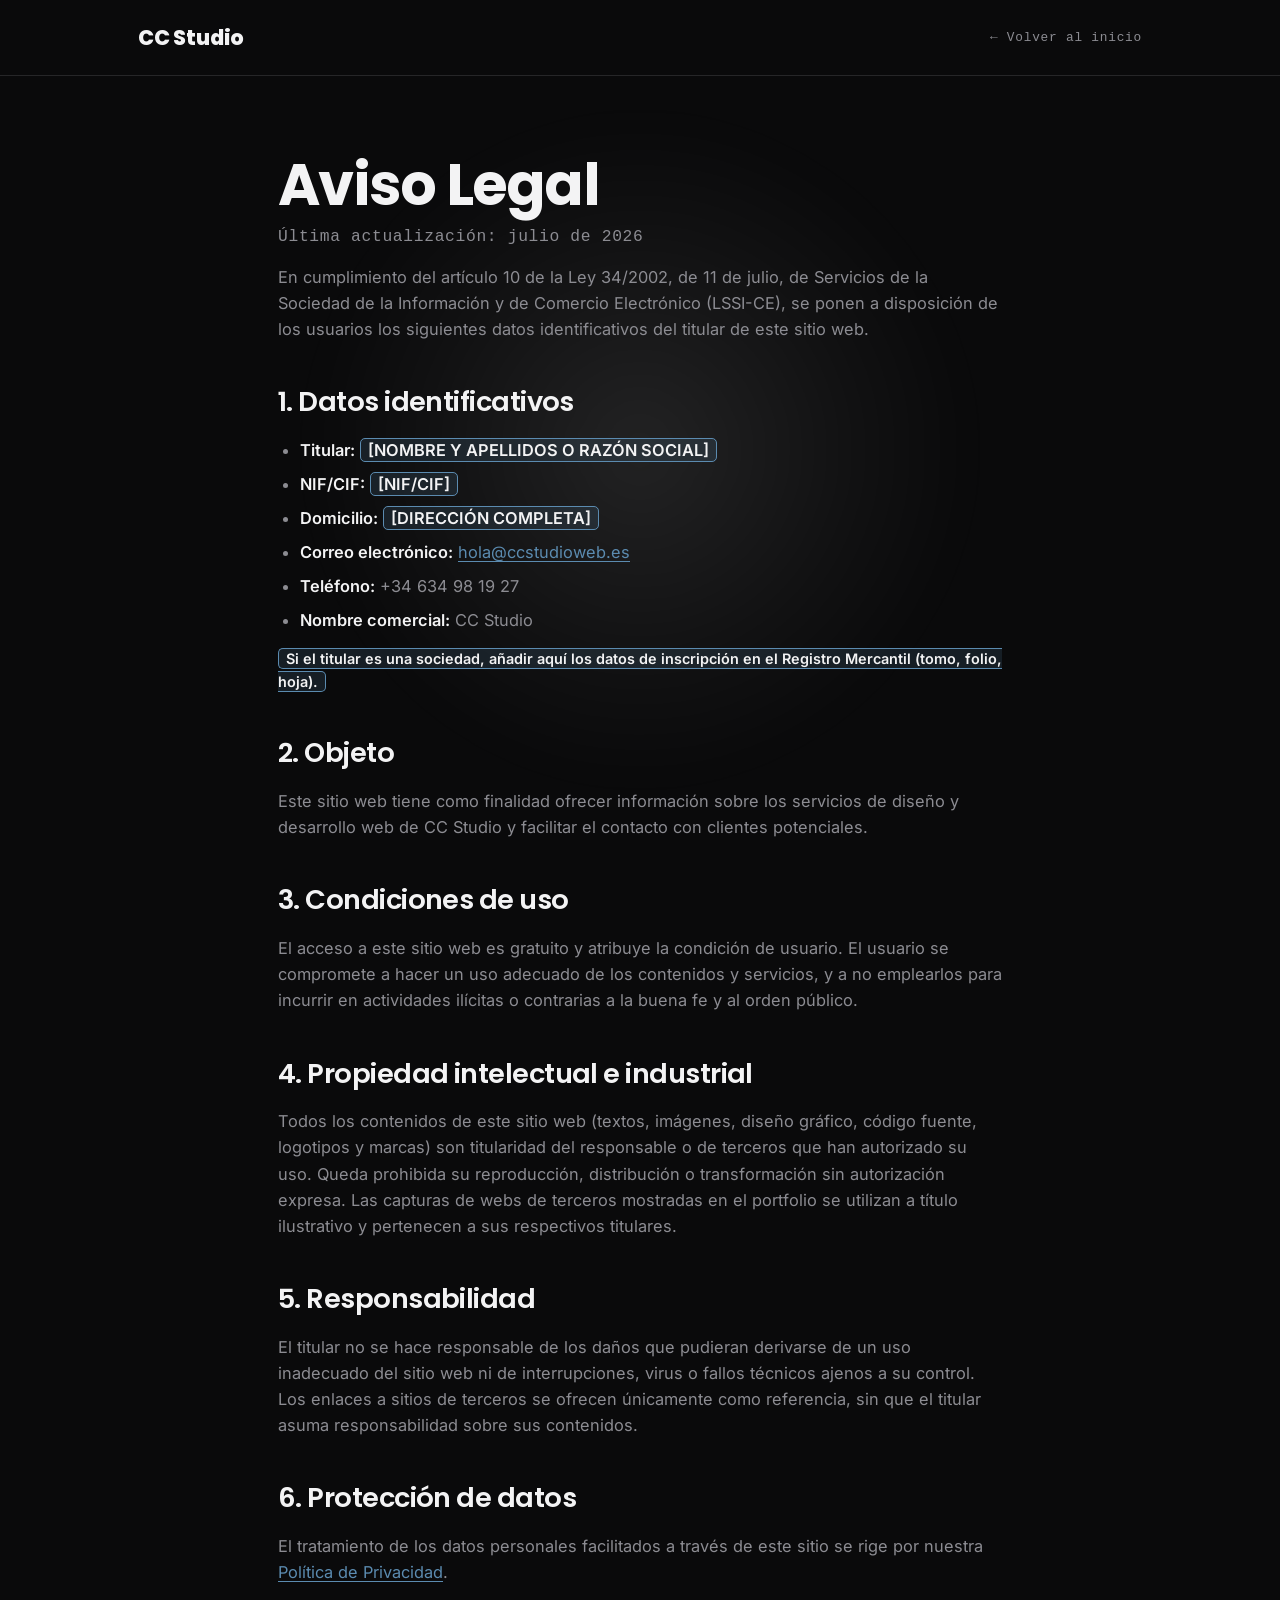
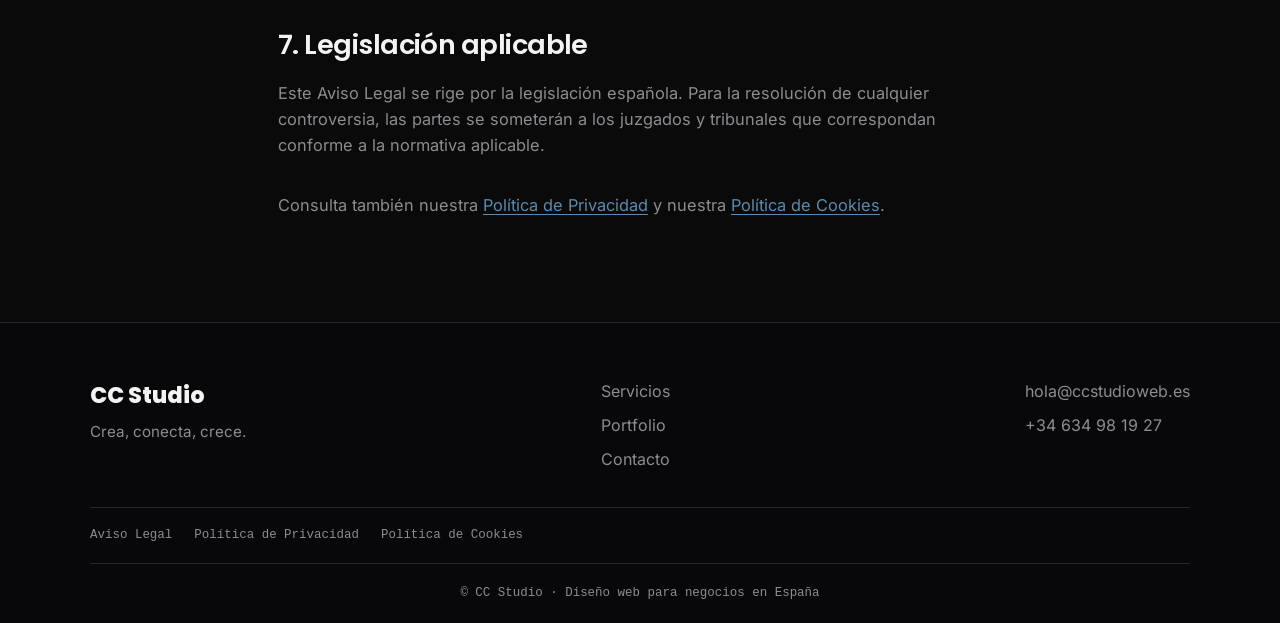
<file: aviso-legal.html>
<!DOCTYPE html>
<html lang="es">
<head>
  <meta charset="UTF-8">
  <meta name="viewport" content="width=device-width, initial-scale=1.0">
  <meta name="robots" content="index, follow">
  <title>Aviso Legal · CC Studio</title>
  <link rel="icon" href="favicon.svg" type="image/svg+xml">
  <link rel="stylesheet" href="fonts/fonts.css">
  <link rel="stylesheet" href="prototipo-cc.css?v=29">
</head>
<body class="pp-legal-body">

  <div class="pp-bglight" aria-hidden="true"></div>
  <header class="legal-nav">
    <div class="container legal-nav-inner">
      <a href="index.html" class="nav-logo legal-logo">CC Studio</a>
      <a href="index.html" class="link-arrow">← Volver al inicio</a>
    </div>
  </header>

  <main class="legal">
    <h1>Aviso Legal</h1>
    <p class="legal-updated">Última actualización: julio de 2026</p>

    <p>
      En cumplimiento del artículo 10 de la Ley 34/2002, de 11 de julio, de Servicios de
      la Sociedad de la Información y de Comercio Electrónico (LSSI-CE), se ponen a
      disposición de los usuarios los siguientes datos identificativos del titular de este
      sitio web.
    </p>

    <h2>1. Datos identificativos</h2>
    <ul>
      <li><strong>Titular:</strong> <span class="placeholder">[NOMBRE Y APELLIDOS O RAZÓN SOCIAL]</span></li>
      <li><strong>NIF/CIF:</strong> <span class="placeholder">[NIF/CIF]</span></li>
      <li><strong>Domicilio:</strong> <span class="placeholder">[DIRECCIÓN COMPLETA]</span></li>
      <li><strong>Correo electrónico:</strong> <a href="mailto:hola@ccstudioweb.es">hola@ccstudioweb.es</a></li>
      <li><strong>Teléfono:</strong> +34 634 98 19 27</li>
      <li><strong>Nombre comercial:</strong> CC Studio</li>
    </ul>
    <p style="font-size:0.9rem;">
      <span class="placeholder">Si el titular es una sociedad, añadir aquí los datos de
      inscripción en el Registro Mercantil (tomo, folio, hoja).</span>
    </p>

    <h2>2. Objeto</h2>
    <p>
      Este sitio web tiene como finalidad ofrecer información sobre los servicios de diseño
      y desarrollo web de CC Studio y facilitar el contacto con clientes potenciales.
    </p>

    <h2>3. Condiciones de uso</h2>
    <p>
      El acceso a este sitio web es gratuito y atribuye la condición de usuario. El usuario
      se compromete a hacer un uso adecuado de los contenidos y servicios, y a no emplearlos
      para incurrir en actividades ilícitas o contrarias a la buena fe y al orden público.
    </p>

    <h2>4. Propiedad intelectual e industrial</h2>
    <p>
      Todos los contenidos de este sitio web (textos, imágenes, diseño gráfico, código
      fuente, logotipos y marcas) son titularidad del responsable o de terceros que han
      autorizado su uso. Queda prohibida su reproducción, distribución o transformación sin
      autorización expresa. Las capturas de webs de terceros mostradas en el portfolio se
      utilizan a título ilustrativo y pertenecen a sus respectivos titulares.
    </p>

    <h2>5. Responsabilidad</h2>
    <p>
      El titular no se hace responsable de los daños que pudieran derivarse de un uso
      inadecuado del sitio web ni de interrupciones, virus o fallos técnicos ajenos a su
      control. Los enlaces a sitios de terceros se ofrecen únicamente como referencia, sin
      que el titular asuma responsabilidad sobre sus contenidos.
    </p>

    <h2>6. Protección de datos</h2>
    <p>
      El tratamiento de los datos personales facilitados a través de este sitio se rige por
      nuestra <a href="privacidad.html">Política de Privacidad</a>.
    </p>

    <h2>7. Legislación aplicable</h2>
    <p>
      Este Aviso Legal se rige por la legislación española. Para la resolución de cualquier
      controversia, las partes se someterán a los juzgados y tribunales que correspondan
      conforme a la normativa aplicable.
    </p>

    <p style="margin-top:34px;">
      Consulta también nuestra <a href="privacidad.html">Política de Privacidad</a> y nuestra
      <a href="politica-cookies.html">Política de Cookies</a>.
    </p>
  </main>

  <footer id="footer" class="footer">
    <div class="container footer-inner">
      <div class="footer-brand">
        <div class="footer-logo">CC Studio</div>
        <p class="footer-eslogan">Crea, conecta, crece.</p>
      </div>
      <nav class="footer-links">
        <a href="index.html#pricing">Servicios</a>
        <a href="index.html#works">Portfolio</a>
        <a href="index.html#contact">Contacto</a>
      </nav>
      <div class="footer-contacto">
        <a href="mailto:hola@ccstudioweb.es">hola@ccstudioweb.es</a>
        <a href="https://wa.me/34634981927" target="_blank" rel="noopener">+34 634 98 19 27</a>
      </div>
    </div>
    <div class="container footer-legal">
      <a href="aviso-legal.html">Aviso Legal</a>
      <a href="privacidad.html">Política de Privacidad</a>
      <a href="politica-cookies.html">Política de Cookies</a>
    </div>
    <div class="footer-bottom">
      <p>© CC Studio · Diseño web para negocios en España</p>
    </div>
  </footer>

</body>
</html>
</file>
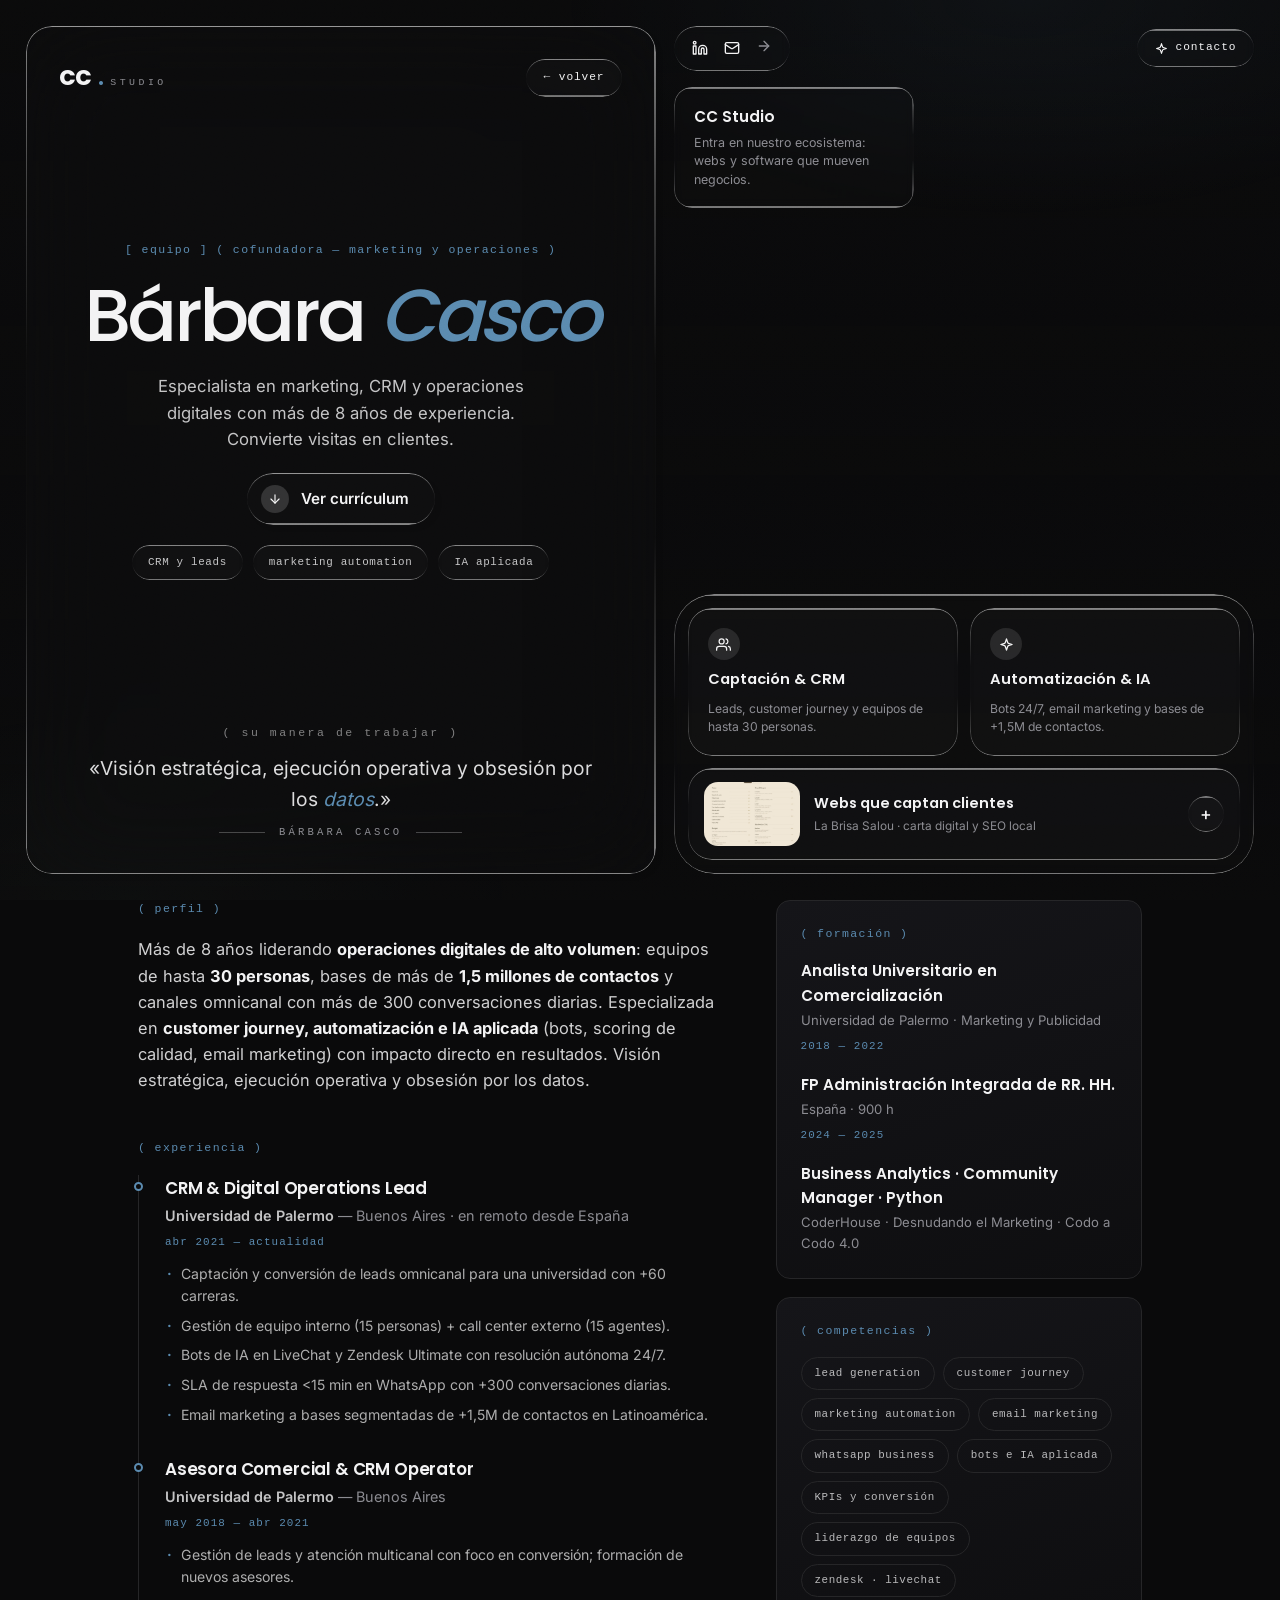
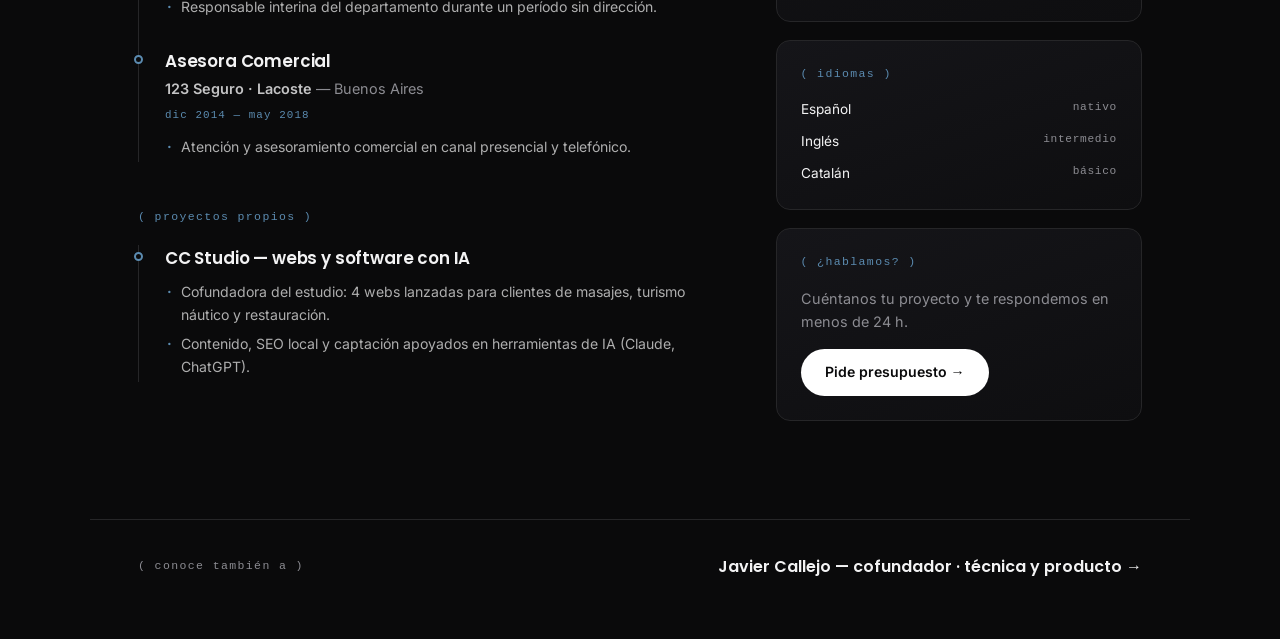
<file: barbara-casco.html>
<!DOCTYPE html>
<html lang="es">
<head>
  <meta charset="UTF-8">
  <meta name="viewport" content="width=device-width, initial-scale=1.0">
  <title>Bárbara Casco · Cofundadora de CC Studio</title>
  <meta name="description" content="Bárbara Casco, cofundadora de CC Studio. Especialista en marketing, CRM y operaciones digitales con más de 8 años de experiencia liderando captación, automatización y equipos.">
  <meta name="robots" content="index, follow">
  <meta name="theme-color" content="#0A0A0B">
  <link rel="icon" href="favicon.svg" type="image/svg+xml">
  <link rel="stylesheet" href="fonts/fonts.css">
  <link rel="stylesheet" href="equipo.css?v=5">
</head>
<body>

  <div class="glow" aria-hidden="true"></div>

  <main>
    <!-- HERO liquid-glass sobre vídeo en bucle (misma estética que la página de Javier) -->
    <section class="jc-hero" aria-label="Bárbara Casco, cofundadora de CC Studio">
      <video class="jc-hero__video" src="video/gestor.mp4" autoplay muted loop playsinline aria-hidden="true"></video>
      <div class="jc-hero__veil" aria-hidden="true"></div>

      <div class="jc-hero__inner">

        <!-- Panel izquierdo -->
        <div class="jc-left liquid-glass-strong">
          <nav class="jc-nav" aria-label="Superior">
            <a class="jc-brand" href="index.html">CC<b>.</b><small>STUDIO</small></a>
            <a class="jc-pill liquid-glass" href="index.html#equipo">← volver</a>
          </nav>

          <div class="jc-center">
            <span class="mono">[ equipo ]  ( cofundadora — marketing y operaciones )</span>
            <h1>Bárbara <em>Casco</em></h1>
            <p class="jc-role">
              Especialista en marketing, CRM y operaciones digitales con más de
              8 años de experiencia. Convierte visitas en clientes.
            </p>
            <a class="jc-cta liquid-glass-strong" href="#cv">
              <span class="jc-cta__ic" aria-hidden="true">
                <svg viewBox="0 0 24 24" fill="none" stroke="currentColor" stroke-width="2" stroke-linecap="round" stroke-linejoin="round"><line x1="12" y1="5" x2="12" y2="19"/><polyline points="19 12 12 19 5 12"/></svg>
              </span>
              Ver currículum
            </a>
            <ul class="jc-tags">
              <li class="liquid-glass">CRM y leads</li>
              <li class="liquid-glass">marketing automation</li>
              <li class="liquid-glass">IA aplicada</li>
            </ul>
          </div>

          <div class="jc-quote">
            <span class="mono">( su manera de trabajar )</span>
            <p>«Visión estratégica, ejecución operativa y obsesión por los <em>datos</em>.»</p>
            <div class="jc-author"><i></i>BÁRBARA CASCO<i></i></div>
          </div>
        </div>

        <!-- Panel derecho (escritorio) -->
        <div class="jc-right">
          <div class="jc-right__top">
            <div class="jc-social liquid-glass">
              <a href="https://linkedin.com/in/barbara-casco" target="_blank" rel="noopener" aria-label="LinkedIn">
                <svg viewBox="0 0 24 24" fill="none" stroke="currentColor" stroke-width="2" stroke-linecap="round" stroke-linejoin="round"><path d="M16 8a6 6 0 0 1 6 6v7h-4v-7a2 2 0 0 0-2-2 2 2 0 0 0-2 2v7h-4v-7a6 6 0 0 1 6-6z"/><rect x="2" y="9" width="4" height="12"/><circle cx="4" cy="4" r="2"/></svg>
              </a>
              <a href="mailto:barbaracasco7@gmail.com" aria-label="Email">
                <svg viewBox="0 0 24 24" fill="none" stroke="currentColor" stroke-width="2" stroke-linecap="round" stroke-linejoin="round"><rect x="2" y="4" width="20" height="16" rx="2"/><path d="m22 7-8.97 5.7a1.94 1.94 0 0 1-2.06 0L2 7"/></svg>
              </a>
              <span class="jc-arrow" aria-hidden="true">
                <svg viewBox="0 0 24 24" fill="none" stroke="currentColor" stroke-width="2" stroke-linecap="round" stroke-linejoin="round" width="16" height="16"><line x1="5" y1="12" x2="19" y2="12"/><polyline points="12 5 19 12 12 19"/></svg>
              </span>
            </div>
            <a class="jc-pill liquid-glass" href="index.html#contact">
              <svg viewBox="0 0 24 24" fill="none" stroke="currentColor" stroke-width="2" stroke-linecap="round" stroke-linejoin="round" width="13" height="13" aria-hidden="true"><path d="m12 3-1.9 5.8a2 2 0 0 1-1.3 1.3L3 12l5.8 1.9a2 2 0 0 1 1.3 1.3L12 21l1.9-5.8a2 2 0 0 1 1.3-1.3L21 12l-5.8-1.9a2 2 0 0 1-1.3-1.3Z"/></svg>
              contacto
            </a>
          </div>

          <a class="jc-eco liquid-glass" href="index.html">
            <h3>CC Studio</h3>
            <p>Entra en nuestro ecosistema: webs y software que mueven negocios.</p>
          </a>

          <div class="jc-feature liquid-glass">
            <div class="jc-feature__row">
              <div class="jc-card liquid-glass">
                <span class="jc-card__ic" aria-hidden="true">
                  <svg viewBox="0 0 24 24" fill="none" stroke="currentColor" stroke-width="2" stroke-linecap="round" stroke-linejoin="round"><path d="M17 21v-2a4 4 0 0 0-4-4H5a4 4 0 0 0-4 4v2"/><circle cx="9" cy="7" r="4"/><path d="M23 21v-2a4 4 0 0 0-3-3.87"/><path d="M16 3.13a4 4 0 0 1 0 7.75"/></svg>
                </span>
                <h4>Captación &amp; CRM</h4>
                <p>Leads, customer journey y equipos de hasta 30 personas.</p>
              </div>
              <div class="jc-card liquid-glass">
                <span class="jc-card__ic" aria-hidden="true">
                  <svg viewBox="0 0 24 24" fill="none" stroke="currentColor" stroke-width="2" stroke-linecap="round" stroke-linejoin="round"><path d="m12 3-1.9 5.8a2 2 0 0 1-1.3 1.3L3 12l5.8 1.9a2 2 0 0 1 1.3 1.3L12 21l1.9-5.8a2 2 0 0 1 1.3-1.3L21 12l-5.8-1.9a2 2 0 0 1-1.3-1.3Z"/></svg>
                </span>
                <h4>Automatización &amp; IA</h4>
                <p>Bots 24/7, email marketing y bases de +1,5M de contactos.</p>
              </div>
            </div>
            <a class="jc-proj liquid-glass" href="#cv">
              <img src="img/portfolio/labrisa.webp" alt="Web de La Brisa Salou" width="96" height="64" loading="lazy">
              <div>
                <h4>Webs que captan clientes</h4>
                <p>La Brisa Salou · carta digital y SEO local</p>
              </div>
              <span class="jc-plus liquid-glass" aria-hidden="true">+</span>
            </a>
          </div>
        </div>

      </div>
    </section>

    <span id="cv" aria-hidden="true"></span>

    <div class="cv-body">
      <div>
        <section class="cv-sec" data-reveal>
          <span class="mono">( perfil )</span>
          <p class="cv-lead">
            Más de 8 años liderando <strong>operaciones digitales de alto volumen</strong>:
            equipos de hasta <strong>30 personas</strong>, bases de más de <strong>1,5 millones de
            contactos</strong> y canales omnicanal con más de 300 conversaciones diarias.
            Especializada en <strong>customer journey, automatización e IA aplicada</strong>
            (bots, scoring de calidad, email marketing) con impacto directo en resultados.
            Visión estratégica, ejecución operativa y obsesión por los datos.
          </p>
        </section>

        <section class="cv-sec" data-reveal>
          <span class="mono">( experiencia )</span>
          <ul class="tl">
            <li class="tl__item">
              <div class="tl__role">CRM &amp; Digital Operations Lead</div>
              <div class="tl__org"><b>Universidad de Palermo</b> — Buenos Aires · en remoto desde España</div>
              <span class="tl__date">abr 2021 — actualidad</span>
              <ul>
                <li>Captación y conversión de leads omnicanal para una universidad con +60 carreras.</li>
                <li>Gestión de equipo interno (15 personas) + call center externo (15 agentes).</li>
                <li>Bots de IA en LiveChat y Zendesk Ultimate con resolución autónoma 24/7.</li>
                <li>SLA de respuesta &lt;15 min en WhatsApp con +300 conversaciones diarias.</li>
                <li>Email marketing a bases segmentadas de +1,5M de contactos en Latinoamérica.</li>
              </ul>
            </li>
            <li class="tl__item">
              <div class="tl__role">Asesora Comercial &amp; CRM Operator</div>
              <div class="tl__org"><b>Universidad de Palermo</b> — Buenos Aires</div>
              <span class="tl__date">may 2018 — abr 2021</span>
              <ul>
                <li>Gestión de leads y atención multicanal con foco en conversión; formación de nuevos asesores.</li>
                <li>Responsable interina del departamento durante un período sin dirección.</li>
              </ul>
            </li>
            <li class="tl__item">
              <div class="tl__role">Asesora Comercial</div>
              <div class="tl__org"><b>123 Seguro · Lacoste</b> — Buenos Aires</div>
              <span class="tl__date">dic 2014 — may 2018</span>
              <ul>
                <li>Atención y asesoramiento comercial en canal presencial y telefónico.</li>
              </ul>
            </li>
          </ul>
        </section>

        <section class="cv-sec" data-reveal>
          <span class="mono">( proyectos propios )</span>
          <ul class="tl">
            <li class="tl__item">
              <div class="tl__role">CC Studio — webs y software con IA</div>
              <ul>
                <li>Cofundadora del estudio: 4 webs lanzadas para clientes de masajes, turismo náutico y restauración.</li>
                <li>Contenido, SEO local y captación apoyados en herramientas de IA (Claude, ChatGPT).</li>
              </ul>
            </li>
          </ul>
        </section>
      </div>

      <aside>
        <div class="side-card" data-reveal>
          <span class="mono">( formación )</span>
          <ul class="edu">
            <li>
              <h3>Analista Universitario en Comercialización</h3>
              <p>Universidad de Palermo · Marketing y Publicidad</p>
              <span class="tl__date">2018 — 2022</span>
            </li>
            <li>
              <h3>FP Administración Integrada de RR. HH.</h3>
              <p>España · 900 h</p>
              <span class="tl__date">2024 — 2025</span>
            </li>
            <li>
              <h3>Business Analytics · Community Manager · Python</h3>
              <p>CoderHouse · Desnudando el Marketing · Codo a Codo 4.0</p>
            </li>
          </ul>
        </div>

        <div class="side-card" data-reveal>
          <span class="mono">( competencias )</span>
          <ul class="chips">
            <li>lead generation</li>
            <li>customer journey</li>
            <li>marketing automation</li>
            <li>email marketing</li>
            <li>whatsapp business</li>
            <li>bots e IA aplicada</li>
            <li>KPIs y conversión</li>
            <li>liderazgo de equipos</li>
            <li>zendesk · livechat</li>
          </ul>
        </div>

        <div class="side-card" data-reveal>
          <span class="mono">( idiomas )</span>
          <ul class="langs">
            <li><span>Español</span><span>nativo</span></li>
            <li><span>Inglés</span><span>intermedio</span></li>
            <li><span>Catalán</span><span>básico</span></li>
          </ul>
        </div>

        <div class="side-card side-card--cta" data-reveal>
          <span class="mono">( ¿hablamos? )</span>
          <p>Cuéntanos tu proyecto y te respondemos en menos de 24 h.</p>
          <a class="btn-accent" href="index.html#contact">Pide presupuesto →</a>
        </div>
      </aside>
    </div>
  </main>

  <footer class="cv-next">
    <span class="mono">( conoce también a )</span>
    <a href="javier-callejo.html">Javier Callejo — cofundador · técnica y producto →</a>
  </footer>

  <script>
    (function () {
      const reduce = matchMedia('(prefers-reduced-motion: reduce)').matches;
      const els = document.querySelectorAll('[data-reveal]');
      if (reduce || !('IntersectionObserver' in window)) {
        els.forEach(el => el.classList.add('in'));
        return;
      }
      const io = new IntersectionObserver(entries => {
        entries.forEach(en => { if (en.isIntersecting) { en.target.classList.add('in'); io.unobserve(en.target); } });
      }, { threshold: 0.12, rootMargin: '0px 0px -8% 0px' });
      els.forEach(el => io.observe(el));
    })();
  </script>
</body>
</html>
</file>
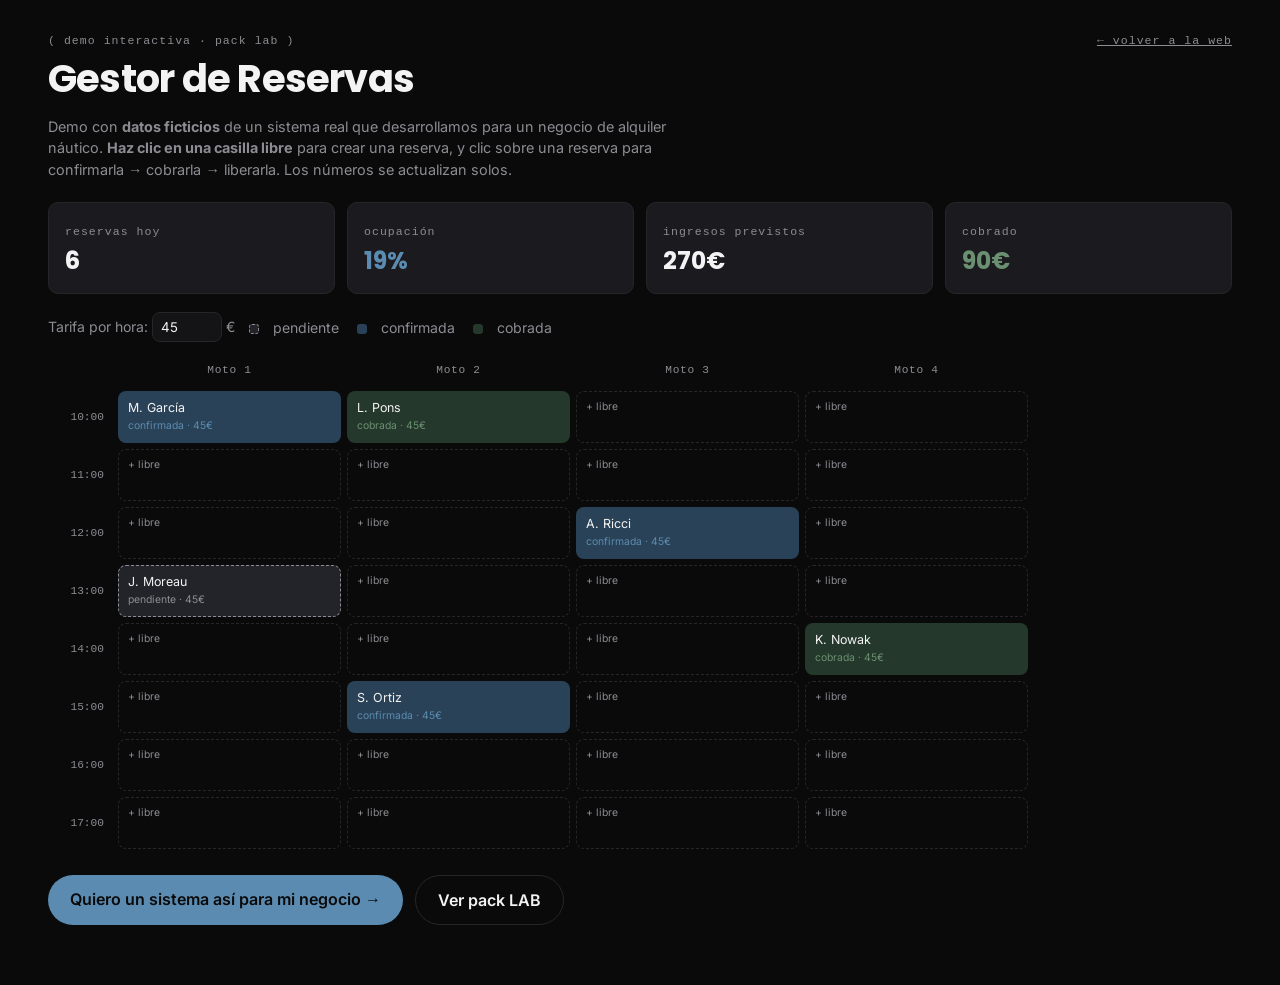
<file: demo-reservas.html>
<!DOCTYPE html>
<html lang="es">
<head>
  <meta charset="UTF-8">
  <meta name="viewport" content="width=device-width, initial-scale=1.0">
  <meta name="robots" content="noindex">
  <title>Demo · Gestor de Reservas — CC Studio LAB</title>
  <link rel="icon" href="favicon.svg" type="image/svg+xml">
  <link rel="stylesheet" href="fonts/fonts.css">
  <style>
    :root{ --bg:#0A0A0B; --bg2:#141416; --card:#1b1b1f; --fg:#F3F3F4; --muted:#8C8C92; --accent:#5B8BB0; --ok:#6B8F71; --line:#262628;
      --ft:'Poppins',sans-serif; --fb:'Inter',sans-serif; --fm:ui-monospace,'SF Mono',Menlo,Consolas,monospace; }
    *{box-sizing:border-box;margin:0;padding:0}
    body{background:var(--bg);color:var(--fg);font-family:var(--fb);line-height:1.5;padding:26px clamp(16px,4vw,48px) 60px}
    a{color:var(--accent)}
    .top{display:flex;flex-wrap:wrap;gap:14px;align-items:baseline;justify-content:space-between;margin-bottom:8px}
    .mono{font-family:var(--fm);font-size:.72rem;letter-spacing:.09em;color:var(--muted)}
    h1{font-family:var(--ft);font-weight:700;font-size:clamp(1.6rem,4vw,2.4rem);letter-spacing:-.02em}
    .nota{color:var(--muted);font-size:.9rem;max-width:70ch;margin:6px 0 22px}
    .kpis{display:grid;grid-template-columns:repeat(auto-fit,minmax(150px,1fr));gap:12px;margin-bottom:18px}
    .kpi{background:var(--card);border:1px solid var(--line);border-radius:10px;padding:14px 16px}
    .kpi b{display:block;font-family:var(--ft);font-size:1.5rem;margin-top:2px}
    .kpi .ok{color:var(--ok)} .kpi .ac{color:var(--accent)}
    .barra{display:flex;flex-wrap:wrap;gap:14px;align-items:center;margin-bottom:14px;font-size:.88rem;color:var(--muted)}
    .barra input{width:70px;background:var(--bg2);border:1px solid var(--line);border-radius:8px;color:var(--fg);padding:6px 8px;font-family:var(--fb)}
    .leyenda span{display:inline-block;margin-right:14px}
    .dot{display:inline-block;width:10px;height:10px;border-radius:3px;vertical-align:-1px;margin-right:5px}
    .grid{display:grid;grid-template-columns:64px repeat(4,1fr);gap:6px;max-width:980px}
    .cab{font-family:var(--fm);font-size:.7rem;letter-spacing:.06em;color:var(--muted);text-align:center;padding:6px 0}
    .hora{font-family:var(--fm);font-size:.7rem;color:var(--muted);display:flex;align-items:center;justify-content:flex-end;padding-right:8px}
    .celda{min-height:52px;border:1px dashed var(--line);border-radius:8px;cursor:pointer;padding:7px 9px;font-size:.78rem;transition:border-color .2s, background .2s;user-select:none}
    .celda:hover{border-color:var(--accent)}
    .celda.p{background:#23232a;border:1px dashed var(--muted)}
    .celda.c{background:#2A4257;border:1px solid transparent}
    .celda.co{background:#24382C;border:1px solid transparent}
    .celda small{display:block;color:var(--muted)} .celda.c small{color:var(--accent)} .celda.co small{color:var(--ok)}
    .pie{margin-top:26px;display:flex;gap:12px;flex-wrap:wrap}
    .btn{display:inline-block;background:var(--accent);color:var(--bg);font-weight:600;padding:12px 22px;border-radius:999px;text-decoration:none}
    .btn.g{background:transparent;color:var(--fg);border:1px solid var(--line)}
    @media(max-width:640px){ .grid{grid-template-columns:52px repeat(2,1fr)} .grid .col34{display:none} }
  </style>
</head>
<body>
  <div class="top">
    <div>
      <span class="mono">( demo interactiva · pack lab )</span>
      <h1>Gestor de Reservas</h1>
    </div>
    <a href="index.html" class="mono">← volver a la web</a>
  </div>
  <p class="nota">
    Demo con <strong>datos ficticios</strong> de un sistema real que desarrollamos para un negocio de alquiler náutico.
    <strong>Haz clic en una casilla libre</strong> para crear una reserva, y clic sobre una reserva para
    confirmarla → cobrarla → liberarla. Los números se actualizan solos.
  </p>

  <div class="kpis">
    <div class="kpi"><span class="mono">reservas hoy</span><b id="kRes">0</b></div>
    <div class="kpi"><span class="mono">ocupación</span><b class="ac" id="kOcu">0%</b></div>
    <div class="kpi"><span class="mono">ingresos previstos</span><b id="kIng">0€</b></div>
    <div class="kpi"><span class="mono">cobrado</span><b class="ok" id="kCob">0€</b></div>
  </div>

  <div class="barra">
    <label>Tarifa por hora: <input type="number" id="tarifa" value="45" min="5" step="5"> €</label>
    <span class="leyenda">
      <span><span class="dot" style="background:#23232a;border:1px dashed #8C8C92"></span>pendiente</span>
      <span><span class="dot" style="background:#2A4257"></span>confirmada</span>
      <span><span class="dot" style="background:#24382C"></span>cobrada</span>
    </span>
  </div>

  <div class="grid" id="grid"></div>

  <div class="pie">
    <a class="btn" href="index.html#contact">Quiero un sistema así para mi negocio →</a>
    <a class="btn g" href="index.html#pricing">Ver pack LAB</a>
  </div>

  <script>
  (function(){
    const HORAS = ['10:00','11:00','12:00','13:00','14:00','15:00','16:00','17:00'];
    const FLOTA = ['Moto 1','Moto 2','Moto 3','Moto 4'];
    const NOMBRES = ['M. García','L. Pons','A. Ricci','J. Moreau','K. Nowak','S. Ortiz','D. Costa','E. Vidal','R. Bauer','N. Ferrer'];
    let nom = 0;
    const grid = document.getElementById('grid');
    const tarifa = document.getElementById('tarifa');
    // estado: null | {n:nombre, e:'p'|'c'|'$', precio}
    const st = HORAS.map(()=>FLOTA.map(()=>null));
    // algunas reservas de partida
    [[0,0,'c'],[0,1,'$'],[2,2,'c'],[3,0,'p'],[4,3,'$'],[5,1,'c']].forEach(([h,f,e])=>{
      st[h][f]={n:NOMBRES[nom++%NOMBRES.length], e, precio: +tarifa.value};
    });

    function precioActual(){ return Math.max(5, +tarifa.value || 45); }

    function render(){
      let html = '<div></div>' + FLOTA.map((f,i)=>`<div class="cab${i>=2?' col34':''}">${f}</div>`).join('');
      HORAS.forEach((h,hi)=>{
        html += `<div class="hora">${h}</div>`;
        FLOTA.forEach((f,fi)=>{
          const r = st[hi][fi];
          const extra = fi>=2 ? ' col34' : '';
          if(!r) html += `<div class="celda${extra}" data-h="${hi}" data-f="${fi}"><small>+ libre</small></div>`;
          else {
            const cls = r.e==='p'?'p':(r.e==='c'?'c':'co');
            const et  = r.e==='p'?'pendiente':(r.e==='c'?'confirmada':'cobrada');
            html += `<div class="celda ${cls}${extra}" data-h="${hi}" data-f="${fi}">${r.n}<small>${et} · ${r.precio}€</small></div>`;
          }
        });
      });
      grid.innerHTML = html;
      // KPIs
      const todas = st.flat().filter(Boolean);
      document.getElementById('kRes').textContent = todas.length;
      document.getElementById('kOcu').textContent = Math.round(100*todas.length/(HORAS.length*FLOTA.length)) + '%';
      document.getElementById('kIng').textContent = todas.reduce((s,r)=>s+r.precio,0) + '€';
      document.getElementById('kCob').textContent = todas.filter(r=>r.e==='$').reduce((s,r)=>s+r.precio,0) + '€';
    }

    grid.addEventListener('click', e=>{
      const c = e.target.closest('.celda'); if(!c) return;
      const h=+c.dataset.h, f=+c.dataset.f, r=st[h][f];
      if(!r) st[h][f]={n:NOMBRES[nom++%NOMBRES.length], e:'p', precio: precioActual()};
      else if(r.e==='p') r.e='c';
      else if(r.e==='c') r.e='$';
      else st[h][f]=null;   // cobrada -> liberar
      render();
    });
    tarifa.addEventListener('input', render);
    render();
  })();
  </script>
</body>
</html>
</file>
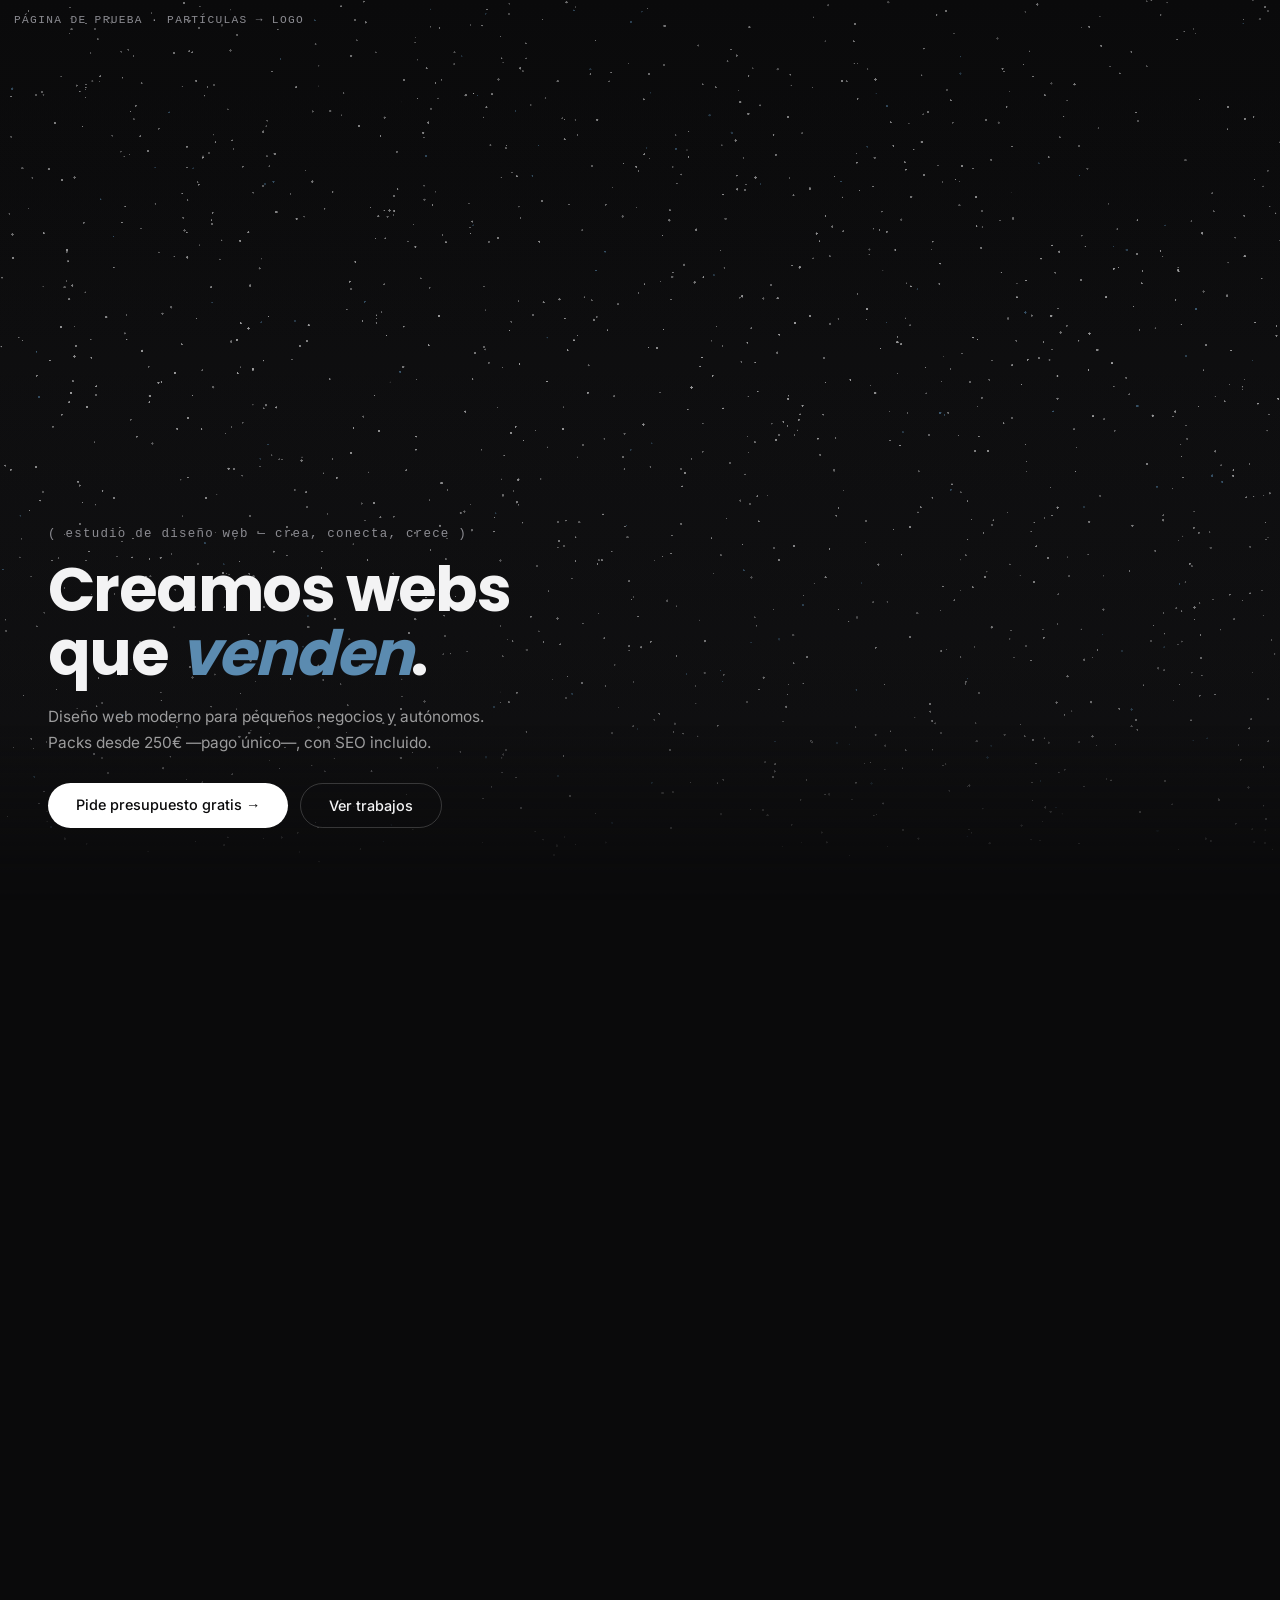
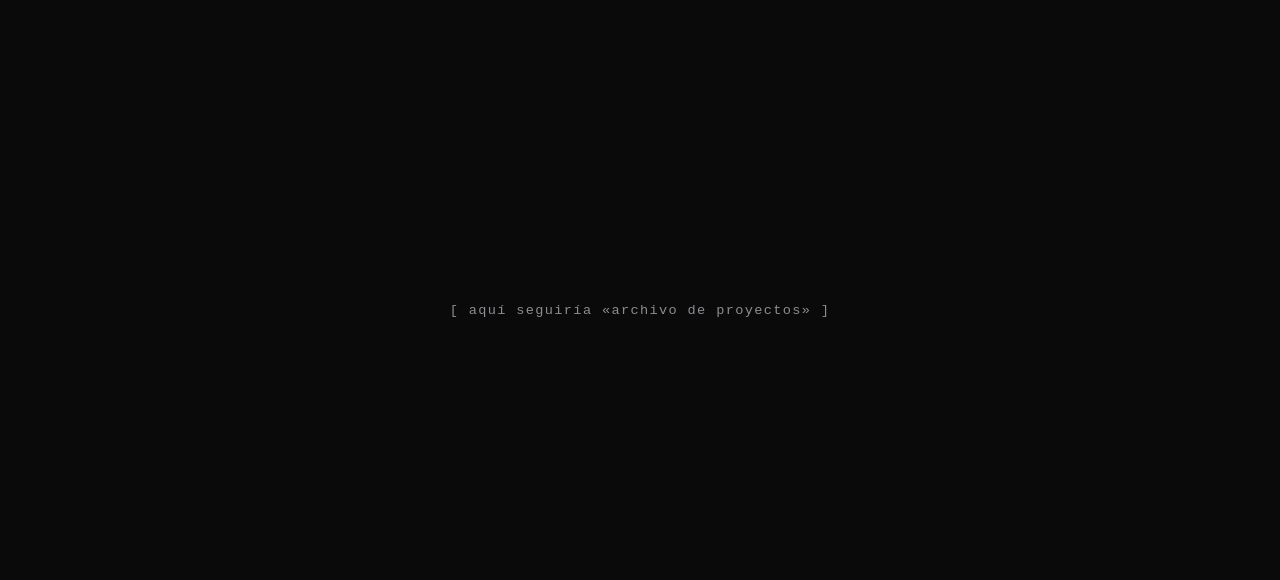
<file: efecto-logo.html>
<!DOCTYPE html>
<html lang="es">
<head>
<meta charset="UTF-8">
<meta name="viewport" content="width=device-width, initial-scale=1.0">
<title>Prueba · Partículas → logo CC Studio</title>
<meta name="robots" content="noindex">
<link rel="stylesheet" href="fonts/fonts.css">
<style>
  /* Página de PRUEBA del efecto "partículas forman el logo".
     Réplica mínima del hero real para juzgar el efecto en contexto.
     Si convence, el bloque JS se integra en prototipo-cc.js (v53). */
  * { margin:0; padding:0; box-sizing:border-box; }
  :root {
    --bg:#0A0A0B; --fg:#F3F3F4; --muted:#8C8C92; --accent:#5B8BB0;
  }
  body { background:var(--bg); color:var(--fg); font-family:'Inter',sans-serif; overflow-x:clip; }

  .hero { position:relative; min-height:100svh; display:flex; align-items:flex-end; overflow:hidden; }
  .hero__bg { position:absolute; inset:0; pointer-events:none;
    -webkit-mask-image:linear-gradient(180deg,#fff calc(100% - 180px),transparent 100%);
    mask-image:linear-gradient(180deg,#fff calc(100% - 180px),transparent 100%);
  }
  .hero__bg canvas { position:absolute; inset:0; width:100%; height:100%; }
  .hero__shade { position:absolute; inset:0;
    background:linear-gradient(180deg,rgba(10,10,11,.30) 0%,rgba(10,10,11,.02) 40%,rgba(10,10,11,.55) 100%);
  }
  .hero__content { position:relative; z-index:2; max-width:42rem; padding:140px clamp(24px,5vw,48px) clamp(44px,8vh,72px); }
  .meta { font-family:ui-monospace,Menlo,monospace; font-size:.78rem; letter-spacing:.1em; color:var(--muted); margin-bottom:16px; }
  .titles { position:relative; }
  .title {
    font-family:'Poppins',sans-serif; font-weight:700;
    font-size:clamp(2.4rem,5.6vw,3.9rem); line-height:1.04; letter-spacing:-.025em;
    max-width:16ch; margin-bottom:18px;
  }
  .title em { font-style:italic; color:var(--accent); }
  .title--phase { position:absolute; inset:0; margin:0; opacity:0; pointer-events:none; }
  .sub { color:rgba(243,243,244,.62); font-size:clamp(.92rem,1.2vw,1rem); line-height:1.65; max-width:28rem; margin-bottom:28px; }
  .cta { display:flex; gap:12px; flex-wrap:wrap; }
  .btn-white, .btn-glass { display:inline-block; font-weight:500; font-size:clamp(.9rem,1.1vw,1rem);
    padding:13px 28px; border-radius:999px; text-decoration:none; }
  .btn-white { background:#fff; color:var(--bg); }
  .btn-glass { color:var(--fg); border:1px solid rgba(255,255,255,.18); }

  .after { min-height:60vh; display:grid; place-content:center; color:var(--muted);
    font-family:ui-monospace,Menlo,monospace; font-size:.85rem; letter-spacing:.1em; }
  .note { position:fixed; top:14px; left:14px; z-index:10; font-family:ui-monospace,Menlo,monospace;
    font-size:.7rem; letter-spacing:.12em; color:var(--muted); text-transform:uppercase; }
</style>
</head>
<body>

<p class="note">página de prueba · partículas → logo</p>

<section class="hero">
  <div class="hero__bg" aria-hidden="true">
    <canvas id="heroMorph"></canvas>
    <div class="hero__shade"></div>
  </div>
  <div class="hero__content">
    <p class="meta">( estudio de diseño web — crea, conecta, crece )</p>
    <div class="titles">
      <h1 class="title" data-phase="0">Creamos webs<br>que <em>venden</em>.</h1>
      <div class="title title--phase" data-phase="1" aria-hidden="true">Software a medida<br>que <em>trabaja por ti</em>.</div>
      <div class="title title--phase" data-phase="2" aria-hidden="true">Crea, conecta,<br><em>crece</em>.</div>
    </div>
    <p class="sub">Diseño web moderno para pequeños negocios y autónomos. Packs desde 250€ —pago único—, con SEO incluido.</p>
    <div class="cta">
      <a class="btn-white" href="#fin">Pide presupuesto gratis →</a>
      <a class="btn-glass" href="#fin">Ver trabajos</a>
    </div>
  </div>
</section>

<section class="after" id="fin"><p>[ aquí seguiría «archivo de proyectos» ]</p></section>

<script src="vendor/lenis.min.js"></script>
<script src="vendor/gsap.min.js"></script>
<script src="vendor/ScrollTrigger.min.js"></script>
<script>
document.addEventListener('DOMContentLoaded', () => {
  const reduce = window.matchMedia('(prefers-reduced-motion: reduce)').matches;
  let lenis = null;
  if (typeof Lenis !== 'undefined' && !reduce) {
    lenis = new Lenis({ duration: 1.2 });
    (function raf(time){ lenis.raf(time); requestAnimationFrame(raf); })(0);
  }

  /* ---------- Hero morph v53: partículas que forman el logo ----------
     Miles de puntos blancos dispersos convergen, según se scrollea,
     hacia los píxeles reales del logotipo CC Studio (redibujado en un
     canvas oculto con las fuentes de la web y muestreado). El punto de
     marca sale azul él solo porque el color se hereda del píxel. */
  const ccMorph = (function () {
    const canvas = document.getElementById('heroMorph');
    if (!canvas) return null;
    const ctx = canvas.getContext('2d');
    if (!ctx) return null;

    const clamp  = (v,a,b) => Math.min(b, Math.max(a, v));
    const lerp   = (a,b,t) => a + (b - a) * t;
    const smooth = (a,b,x) => { const t = clamp((x - a) / (b - a), 0, 1); return t * t * (3 - 2 * t); };
    let seed = 20260728 >>> 0;
    const rand = () => {
      seed = (seed + 0x6D2B79F5) | 0;
      let t = Math.imul(seed ^ (seed >>> 15), 1 | seed);
      t = (t + Math.imul(t ^ (t >>> 7), 61 | t)) ^ t;
      return ((t ^ (t >>> 14)) >>> 0) / 4294967296;
    };

    /* 1) Redibujar el logo en un canvas oculto (viewBox 360×300 a 2x) */
    const LW = 720, LH = 600;
    function paintLogo() {
      const off = document.createElement('canvas');
      off.width = LW; off.height = LH;
      const o = off.getContext('2d');
      try { o.letterSpacing = '-12px'; } catch (e) {}
      o.font = "800 300px Poppins, Arial, sans-serif";
      o.fillStyle = '#F3F3F4';
      o.fillText('CC', 68, 364);
      try { o.letterSpacing = '0px'; } catch (e) {}
      o.beginPath(); o.arc(600, 140, 18, 0, Math.PI * 2);
      o.fillStyle = '#5B8BB0'; o.fill();
      o.fillStyle = '#F3F3F4';
      o.fillRect(80, 420, 560, 4);
      // STUDIO en Poppins (geométrica y redonda) y más grande: legible en puntos
      try { o.letterSpacing = '26px'; } catch (e) {}
      o.font = "600 60px Poppins, Arial, sans-serif";
      o.fillText('STUDIO', 84, 520);
      return o.getImageData(0, 0, LW, LH);
    }

    /* 2) Muestrear píxeles opacos → destinos de partícula.
       Muestreo por zonas: el punto azul y los textos pequeños necesitan
       más resolución que las letras CC (enormes) para leerse igual. */
    let P = [];              // partículas
    let boxRatio = LH / LW;  // alto/ancho de la caja real del logo

    // Sprites circulares por color: puntos redondos sin coste por frame
    const SPRITES = {};
    function sprite(r, g, b) {
      const k = r + ',' + g + ',' + b;
      if (SPRITES[k]) return SPRITES[k];
      const c = document.createElement('canvas');
      c.width = c.height = 16;
      const s = c.getContext('2d');
      s.fillStyle = `rgb(${r},${g},${b})`;
      s.beginPath(); s.arc(8, 8, 7, 0, Math.PI * 2); s.fill();
      SPRITES[k] = c;
      return c;
    }
    function buildParticles() {
      const img = paintLogo();
      const mobile = window.innerWidth < 768;
      const maxN = mobile ? 1600 : 3200;
      const inDot = (x, y) => x > 570 && x < 630 && y > 110 && y < 170;
      const inCC  = (x, y) => x > 55 && x < 575 && y > 140 && y < 390;

      const sample = (region, step) => {
        const out = [];
        for (let y = 0; y < LH; y += step) {
          for (let x = 0; x < LW; x += step) {
            if (!region(x, y)) continue;
            const i = (y * LW + x) * 4;
            if (img.data[i + 3] > 128) out.push([x, y, img.data[i], img.data[i + 1], img.data[i + 2]]);
          }
        }
        return out;
      };

      // Punto azul: máxima densidad · resto de rasgos finos: densidad alta
      const dotPts  = sample(inDot, 2);
      const finePts = sample((x, y) => !inDot(x, y) && !inCC(x, y), mobile ? 3 : 2);
      // CC: paso adaptativo hasta encajar en el presupuesto restante
      const budget = Math.max(400, maxN - dotPts.length - finePts.length);
      let step = mobile ? 5 : 4, ccPts = [];
      do {
        ccPts = sample(inCC, step);
        step++;
      } while (ccPts.length > budget && step < 14);

      // Caja real del dibujo: centra el logo por lo que existe de verdad
      const all = dotPts.concat(finePts, ccPts);
      let minX = 1e9, maxX = -1e9, minY = 1e9, maxY = -1e9;
      for (const [x, y] of all) {
        if (x < minX) minX = x; if (x > maxX) maxX = x;
        if (y < minY) minY = y; if (y > maxY) maxY = y;
      }
      const bcx = (minX + maxX) / 2, bcy = (minY + maxY) / 2;
      boxRatio = (maxY - minY) / (maxX - minX);

      P = all.map(([x, y, r, g, b]) => ({
        tx: (x - bcx) / (maxX - minX),               // destino normalizado (centro 0,0)
        ty: (y - bcy) / (maxX - minX),               // misma escala en ambos ejes
        sx: rand() * 1.3 - 0.65, sy: rand() * 1.3 - 0.65, // origen disperso (fracción del lienzo)
        delay: rand() * 0.45,
        size: 1.3 + rand() * 1.5,
        spr: sprite(r, g, b),
        tw: rand() * Math.PI * 2,
        r, g, b
      }));
    }

    let W = 0, H = 0, last = 0;
    function resize() {
      const dpr = Math.min(window.devicePixelRatio || 1, window.innerWidth < 768 ? 1.5 : 2);
      W = canvas.clientWidth; H = canvas.clientHeight;
      canvas.width = Math.round(W * dpr);
      canvas.height = Math.round(H * dpr);
      ctx.setTransform(dpr, 0, 0, dpr, 0, 0);
      draw(last);
    }

    function draw(t) {
      last = t = clamp(t, 0, 1);
      // Fondo de la marca (se enfría un punto al final, como en v52)
      const cool = smooth(0.6, 1, t);
      const bg = ctx.createLinearGradient(0, 0, 0, H);
      bg.addColorStop(0, `rgb(${10 + cool * 2},${10 + cool * 5},${11 + cool * 9})`);
      bg.addColorStop(1, `rgb(${20 - cool * 4},${20 + cool},${22 + cool * 5})`);
      ctx.fillStyle = bg;
      ctx.fillRect(0, 0, W, H);

      // Composición: logo a la derecha en escritorio, centrado en móvil.
      // Se ancla de forma que su borde inferior quede SIEMPRE por encima
      // de la zona del copy (meta + titular), sin solaparse.
      const cx = W > 900 ? W * 0.62 : W * 0.5;
      let logoW = Math.min(W * (W > 900 ? 0.42 : 0.8), 680);
      let logoH = logoW * boxRatio;
      const maxLogoH = H * 0.44;
      if (logoH > maxLogoH) { const f = maxLogoH / logoH; logoW *= f; logoH *= f; }
      const cy = H * 0.53 - logoH / 2 - H * 0.02;

      const formT = smooth(0.04, 0.82, t);          // progreso global de formación
      const settle = smooth(0.78, 1, t);            // logo asentado
      const scale = 1 + 0.03 * settle;

      // Halo azul suave detrás del logo cuando se asienta
      if (settle > 0.01) {
        const halo = ctx.createRadialGradient(cx, cy, 0, cx, cy, logoW * 0.75);
        halo.addColorStop(0, `rgba(91,139,176,${0.16 * settle})`);
        halo.addColorStop(1, 'rgba(91,139,176,0)');
        ctx.fillStyle = halo;
        ctx.fillRect(0, 0, W, H);
      }

      for (const p of P) {
        const q = smooth(p.delay, p.delay + 0.55, formT);   // progreso individual
        // deriva orgánica mientras está suelta
        const wobX = Math.sin(p.tw + t * 5) * 14 * (1 - q);
        const wobY = Math.cos(p.tw * 1.3 + t * 4) * 12 * (1 - q);
        const x = lerp(cx + p.sx * W, cx + p.tx * logoW * scale, q) + wobX;
        const y = lerp(cy + p.sy * H, cy + p.ty * logoW * scale, q) + wobY;
        // parpadeo sutil sueltas → alpha estable formadas
        const twinkle = 0.45 + 0.35 * Math.sin(p.tw + t * 8) ** 2;
        const a = lerp(twinkle * 0.8, 0.95, q);
        const s = p.size * lerp(1, 0.85, q);
        ctx.globalAlpha = a;
        ctx.drawImage(p.spr, x - s / 2, y - s / 2, s, s);
      }
      ctx.globalAlpha = 1;
    }

    // Las fuentes deben estar listas antes de muestrear el logo
    const boot = () => { buildParticles(); resize(); };
    if (document.fonts && document.fonts.ready) {
      Promise.all([
        document.fonts.load("800 300px Poppins"),
        document.fonts.ready
      ]).then(boot).catch(boot);
    } else boot();

    let rTimer;
    addEventListener('resize', () => { clearTimeout(rTimer); rTimer = setTimeout(resize, 150); }, { passive: true });
    return { draw };
  })();

  /* ---------- Pin + fases del titular (idéntico a v52) ---------- */
  (function () {
    if (!window.gsap || !window.ScrollTrigger || reduce) {
      // Reduced motion: logo ya formado, sin pin
      if (ccMorph) setTimeout(() => ccMorph.draw(1), 400);
      return;
    }
    gsap.registerPlugin(ScrollTrigger);
    if (lenis) lenis.on('scroll', ScrollTrigger.update);

    if (ccMorph) {
      const phases = Array.from(document.querySelectorAll('.titles .title'));
      const RANGES = [[0, 0.30], [0.36, 0.64], [0.72, 1]];
      const smooth = (a, b, x) => {
        const t = Math.min(1, Math.max(0, (x - a) / (b - a)));
        return t * t * (3 - 2 * t);
      };
      const crossfade = (p) => {
        phases.forEach((el, i) => {
          const [a, b] = RANGES[i];
          const inA  = i === 0 ? 1 : smooth(a, a + 0.07, p);
          const outA = i === phases.length - 1 ? 1 : 1 - smooth(b - 0.07, b, p);
          const alpha = Math.min(inA, outA);
          el.style.opacity = alpha.toFixed(3);
          el.style.transform = `translateY(${((1 - alpha) * 16).toFixed(1)}px)`;
          el.style.filter = `blur(${((1 - alpha) * 6).toFixed(1)}px)`;
          el.style.visibility = alpha > 0.005 ? 'visible' : 'hidden';
        });
      };
      ScrollTrigger.create({
        trigger: '.hero',
        start: 'top top',
        end: window.innerWidth < 768 ? '+=220%' : '+=260%',
        pin: true,
        scrub: 0.35,
        anticipatePin: 1,
        onUpdate: (self) => { ccMorph.draw(self.progress); crossfade(self.progress); }
      });
      addEventListener('load', () => ScrollTrigger.refresh());
    }
  })();
});
</script>
</body>
</html>
</file>
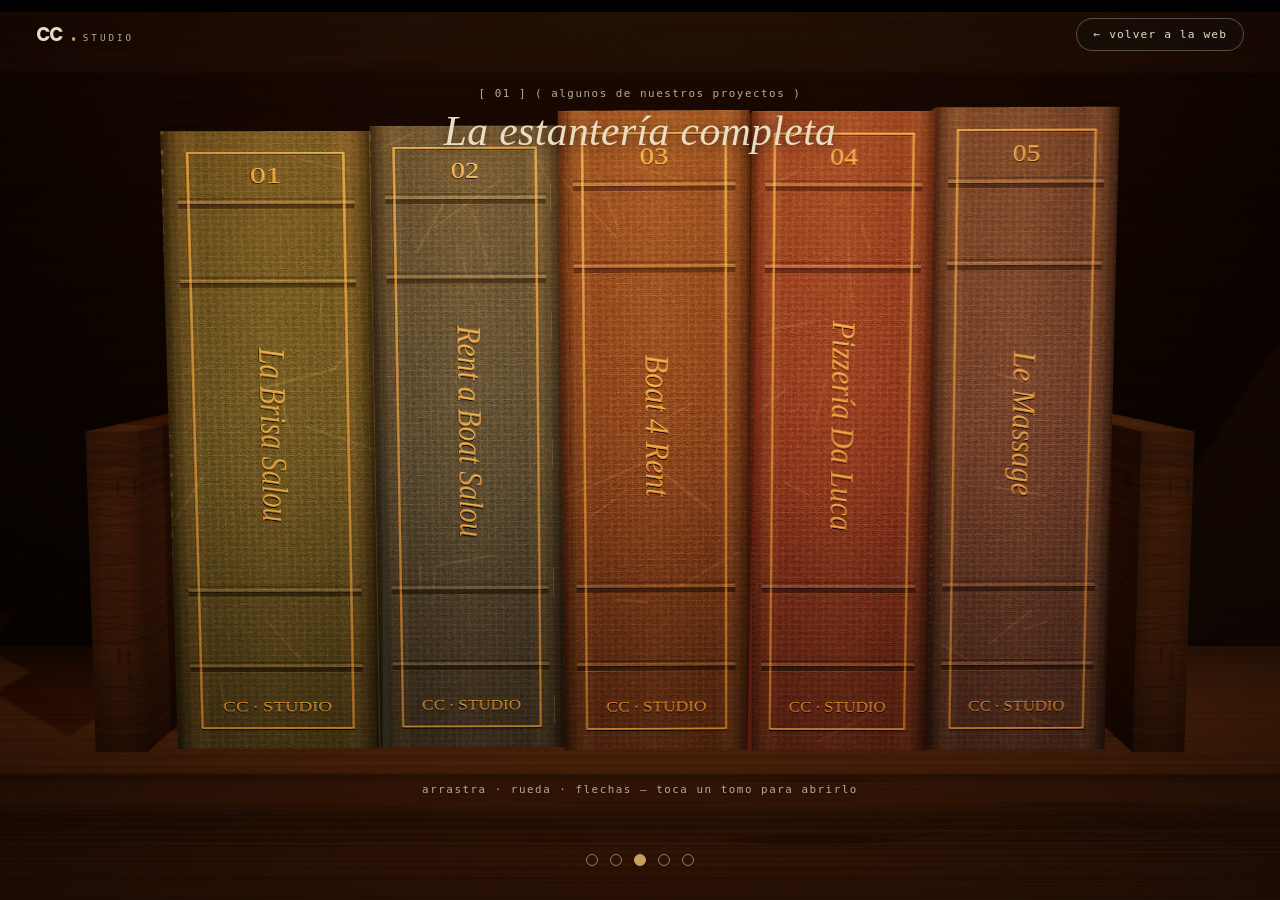
<file: estanteria.html>
<!DOCTYPE html>
<html lang="es">
<head>
<meta charset="UTF-8">
<meta name="viewport" content="width=device-width, initial-scale=1.0">
<title>La estantería · Archivo de proyectos — CC Studio</title>
<meta name="description" content="El archivo de proyectos de CC Studio como una biblioteca antigua en 3D: cada web que hemos construido es un tomo en la estantería.">
<meta name="robots" content="noindex">
<link rel="icon" href="favicon.svg" type="image/svg+xml">
<link rel="stylesheet" href="fonts/fonts.css">
<style>
  /* ============================================================
     La estantería — biblioteca antigua en 3D
     Madera vieja, telas gastadas, oro apagado y luz de lámpara.
     ============================================================ */
  :root {
    --room:   #14100B;
    --cream:  #E9DCC1;
    --cream2: #B7A88C;
    --paper:  #F4EAD3;
    --ink:    #2B241C;
    --foil:   #C2A15B;
    --serif:  Georgia, 'Times New Roman', serif;
    --mono:   ui-monospace, 'SF Mono', Menlo, Consolas, monospace;
    --sans:   'Inter', sans-serif;
  }
  * { margin: 0; padding: 0; box-sizing: border-box; }
  html, body { height: 100%; }
  body { background: var(--room); color: var(--cream); font-family: var(--sans); overflow: hidden; }
  canvas#shelf { position: fixed; inset: 0; width: 100%; height: 100%; display: block; touch-action: none; cursor: grab; }
  ::selection { background: var(--foil); color: #14100B; }
  :focus-visible { outline: 2px solid var(--foil); outline-offset: 3px; border-radius: 4px; }

  .mono { font-family: var(--mono); font-size: .68rem; letter-spacing: .14em; }

  /* viñeta de sala vieja sobre el 3D */
  .vignette {
    position: fixed; inset: 0; z-index: 2; pointer-events: none;
    background: radial-gradient(120% 90% at 50% 42%, transparent 55%, rgba(8,6,4,.55) 100%);
  }
  /* grano de película */
  body::after {
    content: ''; position: fixed; inset: 0; z-index: 30; pointer-events: none;
    opacity: .07; mix-blend-mode: overlay;
    background-image: url("data:image/svg+xml,%3Csvg xmlns='http://www.w3.org/2000/svg' width='140' height='140'%3E%3Cfilter id='n'%3E%3CfeTurbulence type='fractalNoise' baseFrequency='0.9' numOctaves='2'/%3E%3C/filter%3E%3Crect width='100%25' height='100%25' filter='url(%23n)'/%3E%3C/svg%3E");
    background-size: 140px 140px;
  }

  .bar {
    position: fixed; top: 0; left: 0; right: 0; z-index: 10;
    display: flex; align-items: center; justify-content: space-between;
    padding: 18px clamp(18px, 3vw, 36px);
    pointer-events: none;
  }
  .bar > * { pointer-events: auto; }
  .brand {
    display: flex; align-items: baseline; gap: 8px; text-decoration: none;
    color: var(--cream); font-weight: 700; font-size: 1.15rem; letter-spacing: -.04em;
    font-family: 'Poppins', sans-serif;
    text-shadow: 0 2px 10px rgba(0,0,0,.6);
  }
  .brand b { color: var(--foil); }
  .brand small { font-family: var(--mono); font-size: .58rem; letter-spacing: .32em; font-weight: 400; color: var(--cream2); }
  .bar__back {
    text-decoration: none; color: var(--cream);
    font-family: var(--mono); font-size: .7rem; letter-spacing: .1em;
    border: 1px solid rgba(233,220,193,.3); border-radius: 999px; padding: 9px 16px;
    background: rgba(20,16,11,.55); backdrop-filter: blur(6px);
    transition: border-color .2s;
  }
  .bar__back:hover { border-color: var(--cream); }

  .masthead {
    position: fixed; top: clamp(58px, 9vh, 90px); left: 0; right: 0; z-index: 5;
    text-align: center; pointer-events: none;
    text-shadow: 0 2px 14px rgba(0,0,0,.65);
  }
  .masthead .mono { color: var(--cream2); }
  .masthead h1 {
    font-family: var(--serif); font-weight: 400; font-style: italic;
    font-size: clamp(1.7rem, 3.4vw, 2.6rem); letter-spacing: .01em;
    color: var(--cream); margin-top: 6px;
  }

  .hint {
    position: fixed; bottom: 104px; left: 50%; transform: translateX(-50%);
    z-index: 5; color: var(--cream2); pointer-events: none;
    transition: opacity .6s ease; text-align: center;
    text-shadow: 0 1px 8px rgba(0,0,0,.7);
  }
  .hint.off { opacity: 0; }

  .dock {
    position: fixed; bottom: 34px; left: 50%; transform: translateX(-50%);
    z-index: 10; display: flex; align-items: center; gap: 18px;
  }
  .dock__btn {
    width: 42px; height: 42px; border-radius: 50%;
    border: 1px solid rgba(233,220,193,.35); background: rgba(20,16,11,.6);
    color: var(--cream); font-size: 1rem; cursor: pointer;
    backdrop-filter: blur(4px);
    transition: border-color .2s, transform .2s;
  }
  .dock__btn:hover { border-color: var(--cream); transform: translateY(-2px); }
  .markers { display: flex; gap: 12px; }
  .marker {
    width: 12px; height: 12px; border-radius: 50%;
    border: 1px solid rgba(233,220,193,.5); background: transparent; cursor: pointer;
    transition: background .25s, transform .25s;
  }
  .marker:hover { transform: scale(1.3); }
  .marker.on { background: var(--foil); border-color: var(--foil); }

  /* Doble página (aparece cuando la tapa 3D termina de abrirse) */
  .spread {
    position: fixed; inset: 0; z-index: 20;
    display: grid; place-items: center; padding: clamp(12px, 3vw, 40px);
    opacity: 0; visibility: hidden;
    transition: opacity .45s ease, visibility .45s;
  }
  .spread.open { opacity: 1; visibility: visible; }
  .spread__veil {
    position: absolute; inset: 0;
    background: rgba(10,8,5,.68);
    backdrop-filter: blur(5px);
  }
  .spread__book {
    position: relative; z-index: 1;
    width: min(1120px, 96vw); height: min(660px, 84vh);
    display: grid; grid-template-columns: 1fr 1fr;
    background: linear-gradient(180deg, #F6EDD8, #EFE3C8);
    border-radius: 6px;
    box-shadow:
      0 50px 100px -30px rgba(0,0,0,.8),
      0 2px 0 #E2D5B5, 0 4px 0 #D6C7A4, 0 6px 0 #C9B994, 0 8px 0 #BCAB84,
      inset 0 0 60px rgba(120,95,55,.12);
    transform: scale(.96) translateY(10px);
    transition: transform .45s cubic-bezier(.22,1,.36,1);
  }
  .spread.open .spread__book { transform: none; }
  .spread__book::before {
    content: ''; position: absolute; inset: 0 auto 0 50%; width: 54px;
    transform: translateX(-50%);
    background: linear-gradient(90deg, transparent, rgba(43,36,28,.16) 44%, rgba(43,36,28,.30) 50%, rgba(43,36,28,.16) 56%, transparent);
    pointer-events: none; z-index: 2;
  }
  .page { padding: clamp(16px, 2.2vw, 30px); display: flex; flex-direction: column; min-width: 0; min-height: 0; color: var(--ink); }
  .page .mono { color: #8F7B4F; }
  .page--web iframe {
    flex: 1; width: 100%; min-height: 0;
    border: 1px solid rgba(43,36,28,.28); border-radius: 2px;
    background: #fff; margin-top: 12px;
    box-shadow: inset 0 0 18px rgba(43,36,28,.14);
  }
  .page--info { border-left: 1px solid rgba(43,36,28,.1); overflow: auto; }
  .page--info h2 {
    font-family: var(--serif); font-weight: 400; font-size: clamp(1.6rem, 2.6vw, 2.2rem);
    line-height: 1.1; margin: 10px 0 12px;
  }
  .page--info .desc { font-family: var(--serif); font-style: italic; font-size: .98rem; color: #55493A; line-height: 1.6; }
  .svc { list-style: none; margin-top: 18px; display: grid; gap: 10px; }
  .svc li { position: relative; padding-left: 22px; font-size: .9rem; }
  .svc li::before {
    content: ''; position: absolute; left: 0; top: 8px;
    width: 10px; height: 10px; transform: rotate(45deg);
    border: 1px solid var(--foil);
  }
  .page__rule { height: 1px; background: linear-gradient(90deg, var(--foil), transparent); margin-top: 18px; opacity: .5; }
  .page__actions { display: flex; gap: 10px; margin-top: auto; padding-top: 18px; }
  .page__visit {
    text-decoration: none; background: var(--ink); color: var(--paper);
    font-size: .84rem; font-weight: 600; padding: 12px 22px; border-radius: 999px;
    transition: transform .2s;
  }
  .page__visit:hover { transform: translateY(-2px); }
  .page__close {
    border: 1px solid rgba(43,36,28,.35); background: transparent; color: var(--ink);
    font-size: .82rem; padding: 12px 18px; border-radius: 999px; cursor: pointer;
    transition: border-color .2s;
  }
  .page__close:hover { border-color: var(--ink); }

  @media (max-width: 860px) {
    .spread__book { grid-template-columns: 1fr; height: min(88vh, 940px); grid-template-rows: 1.15fr auto; }
    .spread__book::before { display: none; }
    .page--info { border-left: 0; border-top: 1px solid rgba(43,36,28,.12); }
  }
  @media (max-width: 640px) {
    .masthead h1 { font-size: 1.5rem; }
    .hint { bottom: 150px; width: 90vw; }
  }
  @media (prefers-reduced-motion: reduce) {
    .spread, .spread__book, .hint, .dock__btn, .marker, .page__visit { transition: none; }
  }

/* ============================================================
   v59 — El libro abierto: tapa de cuero, dos páginas SIEMPRE,
   más espacio y canal del lomo con curvatura
   ============================================================ */
.spread { padding: clamp(8px, 2vw, 24px); }
.spread__book {
  width: min(1280px, 97vw); height: min(88vh, 780px);
  padding: clamp(12px, 1.4vw, 20px); gap: 10px;
  background: linear-gradient(160deg, #2B2015, #191209);
  border-radius: 16px;
  box-shadow: 0 60px 120px -30px rgba(0,0,0,.9), inset 0 1px 0 rgba(255,235,200,.08);
}
.spread__book::before { display: none; }
.spread .page {
  background: linear-gradient(180deg, #F6EDD8, #EFE3C8);
  padding: clamp(14px, 1.6vw, 26px);
}
.page--web {
  border-radius: 10px 3px 3px 10px;
  box-shadow: inset -20px 0 26px -14px rgba(43,36,28,.4), inset 0 0 44px rgba(120,95,55,.14);
}
.page--info {
  border-left: 0;
  border-radius: 3px 10px 10px 3px;
  box-shadow: inset 20px 0 26px -14px rgba(43,36,28,.4), inset 0 0 44px rgba(120,95,55,.14);
}
.page--info h2 { font-size: clamp(1.8rem, 2.9vw, 2.5rem); }
.page--info .desc { font-size: 1.04rem; }
.spread .svc { margin-top: 22px; gap: 13px; }
.spread .svc li { font-size: .95rem; }
.page--web iframe { margin-top: 10px; }
@media (min-width: 701px) {
  .spread__book { grid-template-columns: 1fr 1fr !important; grid-template-rows: none !important; height: min(88vh, 780px) !important; }
  .page--info { border-top: 0 !important; }
}
@media (max-width: 700px) {
  .spread__book { grid-template-columns: 1fr; grid-template-rows: 1.1fr auto; height: min(92vh, 940px); }
}
  .pp-shelf__fallback {
    inset: 0; z-index: 50;
    display: flex; flex-direction: column; align-items: center; justify-content: center;
    gap: 14px; text-align: center; padding: 40px;
    background: var(--room); color: var(--cream);
  }
  .pp-shelf__fallback p { max-width: 46ch; font-size: .95rem; line-height: 1.6; color: var(--cream2); }
  .pp-shelf__fallback code {
    display: inline-block; margin-top: 4px;
    font-family: var(--mono); font-size: .78rem; color: var(--foil);
    background: rgba(194,161,91,.12); border: 1px solid rgba(194,161,91,.35);
    border-radius: 8px; padding: 8px 14px;
  }
</style>
</head>
<body>

<canvas id="shelf" aria-label="Estantería 3D con los proyectos del estudio como libros antiguos. Usa las flechas para recorrerla y los marcadores para saltar a cada proyecto." role="img"></canvas>
<div class="vignette" aria-hidden="true"></div>

<header class="bar">
  <a class="brand" href="index.html">CC<b>.</b><small>STUDIO</small></a>
  <a class="bar__back" href="index.html#works">← volver a la web</a>
</header>

<div class="masthead">
  <span class="mono">[ 01 ]  ( algunos de nuestros proyectos )</span>
  <h1>La estantería completa</h1>
</div>

<p class="hint mono" id="hint">arrastra · rueda · flechas — toca un tomo para abrirlo</p>

<nav class="dock" aria-label="Recorrer la estantería">
  <div class="markers" id="markers" role="group" aria-label="Proyectos"></div>
</nav>

<div class="spread" id="spread" role="dialog" aria-modal="true" aria-label="Proyecto abierto">
  <div class="spread__veil" id="spreadVeil"></div>
  <div class="spread__book">
    <div class="page page--web">
      <span class="mono">( la web, en vivo — puedes scrollear )</span>
      <iframe id="sFrame" src="about:blank" title="Vista previa navegable de la web del proyecto" loading="lazy"></iframe>
    </div>
    <div class="page page--info">
      <span class="mono">( lo que hicimos )</span>
      <h2 id="sTitle"></h2>
      <p class="desc" id="sDesc"></p>
      <ul class="svc" id="sSvc"></ul>
      <div class="page__rule"></div>
      <div class="page__actions">
        <a class="page__visit" id="sLink" href="#" target="_blank" rel="noopener">Ver web ↗</a>
        <button class="page__close" id="sClose">Cerrar ✕</button>
      </div>
    </div>
  </div>
</div>

<script src="vendor/gsap.min.js"></script>
<script type="importmap">{ "imports": { "three": "./vendor/three.module.min.js" } }</script>
<script type="module">
  /* Import dinámico (no estático) para poder capturar el fallo si el
     navegador bloquea los módulos ES — p.ej. archivo abierto con doble
     clic en vez de servido por http — y avisar en pantalla en vez de
     dejar el lienzo en negro sin explicación. */
  function showFallback() {
    const box = document.createElement('div');
    box.className = 'pp-shelf__fallback';
    box.style.position = 'fixed';
    box.innerHTML =
      '<span class="mono" style="color:#C2A15B">( aviso )</span>' +
      '<p>Esta página necesita ejecutarse desde un servidor local: los navegadores bloquean por seguridad los módulos 3D cuando el archivo se abre con doble clic.</p>' +
      '<p>Abre una Terminal en esta carpeta y ejecuta:</p>' +
      '<code>python3 -m http.server 8000</code>' +
      '<p>y visita <code>http://localhost:8000/estanteria.html</code></p>';
    document.body.appendChild(box);
  }
  (async () => {
    try {
      const mod = await import('./estanteria.js?v=4');
      mod.initEstanteria({ canvas: document.getElementById('shelf'), embed: false });
      setTimeout(() => { if (!window.__shelf) showFallback(); }, 4000);
    } catch (err) {
      console.error('No se pudo cargar la estantería 3D:', err);
      showFallback();
    }
  })();
</script>
</body>
</html>
</file>
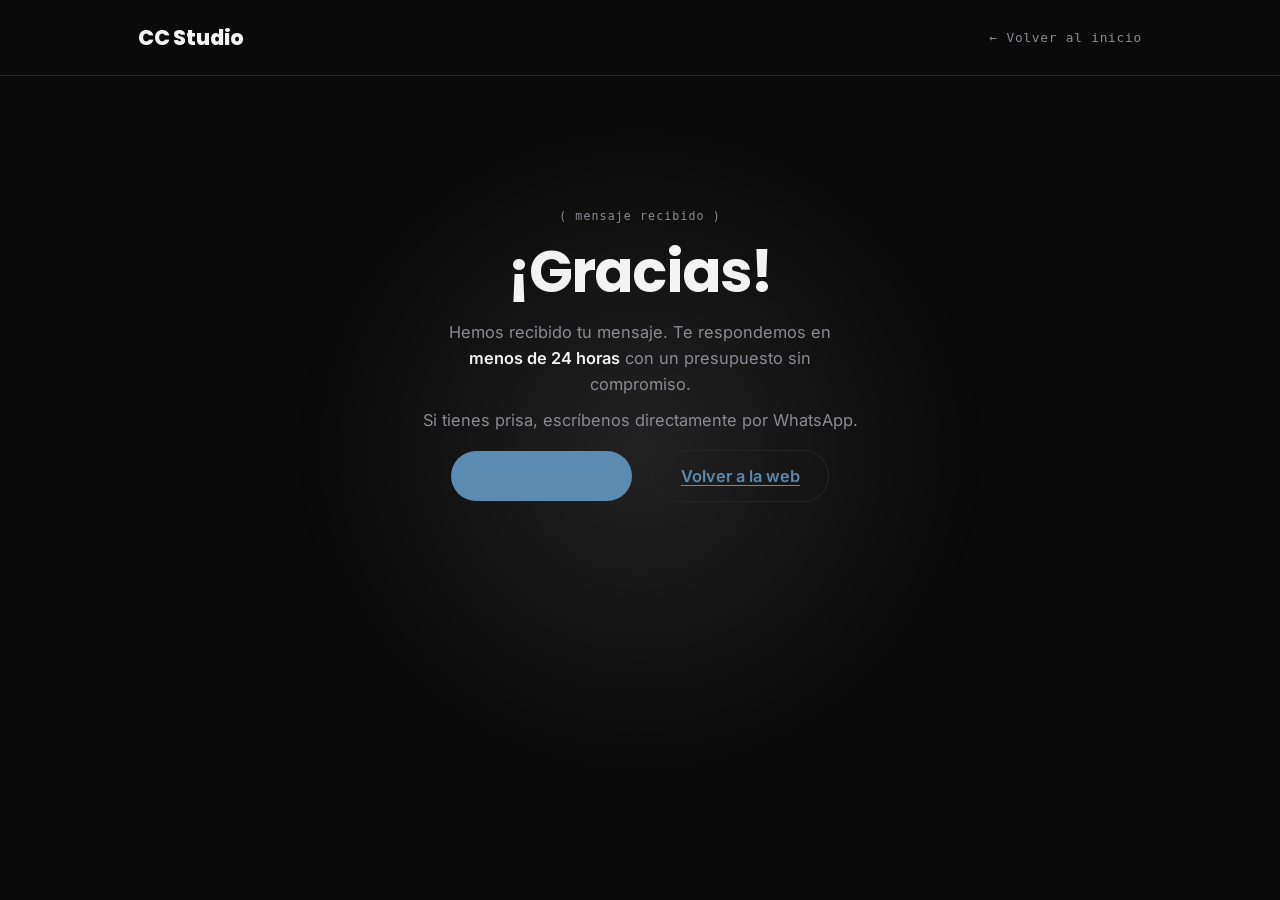
<file: gracias.html>
<!DOCTYPE html>
<html lang="es">
<head>
  <meta charset="UTF-8">
  <meta name="viewport" content="width=device-width, initial-scale=1.0">
  <meta name="robots" content="noindex">
  <title>¡Mensaje enviado! · CC Studio</title>
  <link rel="icon" href="favicon.svg" type="image/svg+xml">
  <link rel="stylesheet" href="fonts/fonts.css">
  <link rel="stylesheet" href="prototipo-cc.css?v=29">
</head>
<body class="pp-legal-body">

  <div class="pp-bglight" aria-hidden="true"></div>

  <header class="legal-nav">
    <div class="legal-nav-inner">
      <a href="index.html" class="nav-logo legal-logo">CC Studio</a>
      <a href="index.html" class="link-arrow">← Volver al inicio</a>
    </div>
  </header>

  <main class="legal" style="text-align:center; padding-top:14vh;">
    <span class="pp-mono" style="color:#8C8C92;">( mensaje recibido )</span>
    <h1 style="margin-top:18px;">¡Gracias!</h1>
    <p style="max-width:44ch; margin:18px auto 0;">
      Hemos recibido tu mensaje. Te respondemos en <strong>menos de 24 horas</strong>
      con un presupuesto sin compromiso.
    </p>
    <p style="max-width:44ch; margin:10px auto 30px;">
      Si tienes prisa, escríbenos directamente por WhatsApp.
    </p>
    <p>
      <a href="https://wa.me/34634981927" target="_blank" rel="noopener" class="pp-btn">Abrir WhatsApp</a>
      &nbsp;&nbsp;
      <a href="index.html" class="pp-btn pp-btn--ghost">Volver a la web</a>
    </p>
  </main>

</body>
</html>
</file>
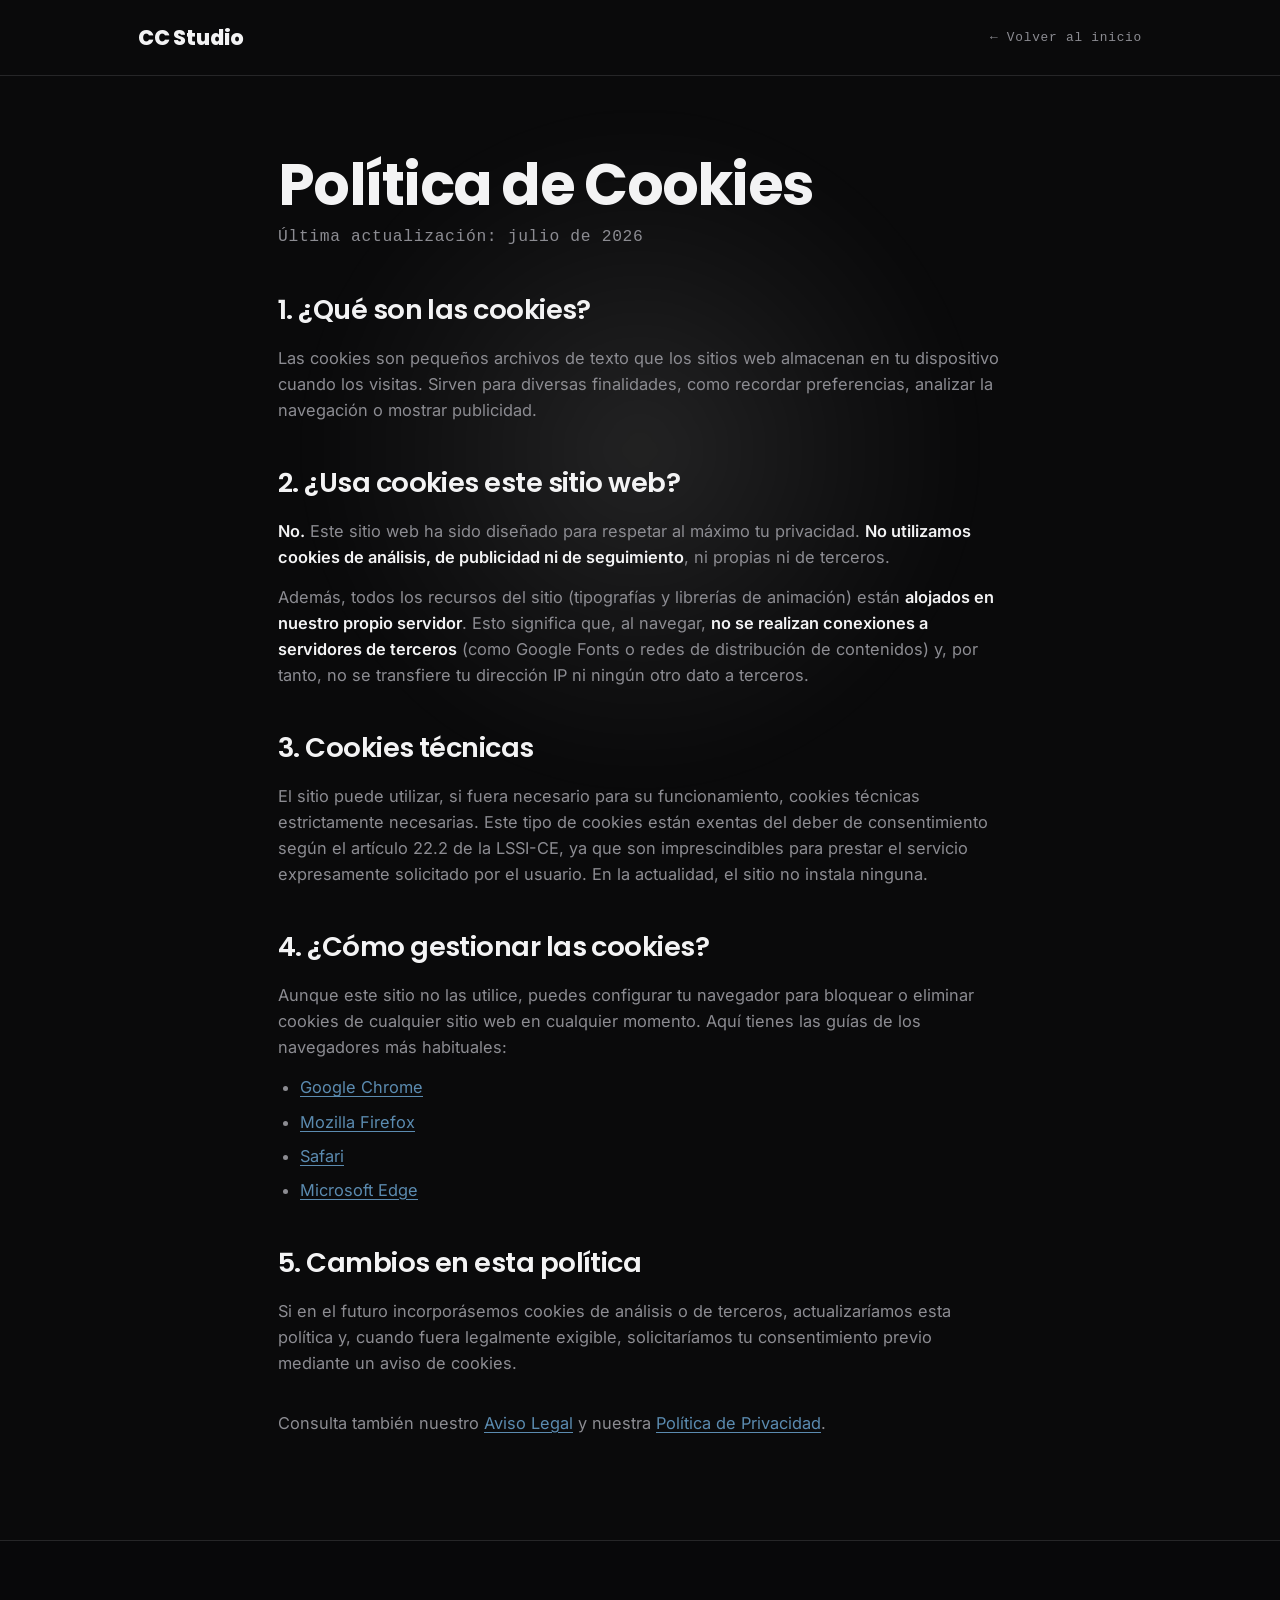
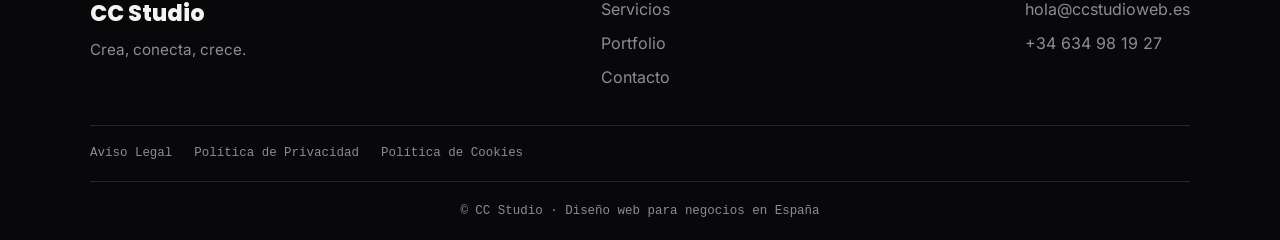
<file: politica-cookies.html>
<!DOCTYPE html>
<html lang="es">
<head>
  <meta charset="UTF-8">
  <meta name="viewport" content="width=device-width, initial-scale=1.0">
  <meta name="robots" content="index, follow">
  <title>Política de Cookies · CC Studio</title>
  <link rel="icon" href="favicon.svg" type="image/svg+xml">
  <link rel="stylesheet" href="fonts/fonts.css">
  <link rel="stylesheet" href="prototipo-cc.css?v=29">
</head>
<body class="pp-legal-body">

  <div class="pp-bglight" aria-hidden="true"></div>
  <header class="legal-nav">
    <div class="container legal-nav-inner">
      <a href="index.html" class="nav-logo legal-logo">CC Studio</a>
      <a href="index.html" class="link-arrow">← Volver al inicio</a>
    </div>
  </header>

  <main class="legal">
    <h1>Política de Cookies</h1>
    <p class="legal-updated">Última actualización: julio de 2026</p>

    <h2>1. ¿Qué son las cookies?</h2>
    <p>
      Las cookies son pequeños archivos de texto que los sitios web almacenan en tu
      dispositivo cuando los visitas. Sirven para diversas finalidades, como recordar
      preferencias, analizar la navegación o mostrar publicidad.
    </p>

    <h2>2. ¿Usa cookies este sitio web?</h2>
    <p>
      <strong>No.</strong> Este sitio web ha sido diseñado para respetar al máximo tu
      privacidad. <strong>No utilizamos cookies de análisis, de publicidad ni de
      seguimiento</strong>, ni propias ni de terceros.
    </p>
    <p>
      Además, todos los recursos del sitio (tipografías y librerías de animación) están
      <strong>alojados en nuestro propio servidor</strong>. Esto significa que, al navegar,
      <strong>no se realizan conexiones a servidores de terceros</strong> (como Google Fonts
      o redes de distribución de contenidos) y, por tanto, no se transfiere tu dirección IP
      ni ningún otro dato a terceros.
    </p>

    <h2>3. Cookies técnicas</h2>
    <p>
      El sitio puede utilizar, si fuera necesario para su funcionamiento, cookies técnicas
      estrictamente necesarias. Este tipo de cookies están exentas del deber de
      consentimiento según el artículo 22.2 de la LSSI-CE, ya que son imprescindibles para
      prestar el servicio expresamente solicitado por el usuario. En la actualidad, el sitio
      no instala ninguna.
    </p>

    <h2>4. ¿Cómo gestionar las cookies?</h2>
    <p>
      Aunque este sitio no las utilice, puedes configurar tu navegador para bloquear o
      eliminar cookies de cualquier sitio web en cualquier momento. Aquí tienes las guías de
      los navegadores más habituales:
    </p>
    <ul>
      <li><a href="https://support.google.com/chrome/answer/95647" target="_blank" rel="noopener">Google Chrome</a></li>
      <li><a href="https://support.mozilla.org/es/kb/Borrar%20cookies" target="_blank" rel="noopener">Mozilla Firefox</a></li>
      <li><a href="https://support.apple.com/es-es/guide/safari/sfri11471/mac" target="_blank" rel="noopener">Safari</a></li>
      <li><a href="https://support.microsoft.com/es-es/microsoft-edge" target="_blank" rel="noopener">Microsoft Edge</a></li>
    </ul>

    <h2>5. Cambios en esta política</h2>
    <p>
      Si en el futuro incorporásemos cookies de análisis o de terceros, actualizaríamos esta
      política y, cuando fuera legalmente exigible, solicitaríamos tu consentimiento previo
      mediante un aviso de cookies.
    </p>

    <p style="margin-top:34px;">
      Consulta también nuestro <a href="aviso-legal.html">Aviso Legal</a> y nuestra
      <a href="privacidad.html">Política de Privacidad</a>.
    </p>
  </main>

  <footer id="footer" class="footer">
    <div class="container footer-inner">
      <div class="footer-brand">
        <div class="footer-logo">CC Studio</div>
        <p class="footer-eslogan">Crea, conecta, crece.</p>
      </div>
      <nav class="footer-links">
        <a href="index.html#pricing">Servicios</a>
        <a href="index.html#works">Portfolio</a>
        <a href="index.html#contact">Contacto</a>
      </nav>
      <div class="footer-contacto">
        <a href="mailto:hola@ccstudioweb.es">hola@ccstudioweb.es</a>
        <a href="https://wa.me/34634981927" target="_blank" rel="noopener">+34 634 98 19 27</a>
      </div>
    </div>
    <div class="container footer-legal">
      <a href="aviso-legal.html">Aviso Legal</a>
      <a href="privacidad.html">Política de Privacidad</a>
      <a href="politica-cookies.html">Política de Cookies</a>
    </div>
    <div class="footer-bottom">
      <p>© CC Studio · Diseño web para negocios en España</p>
    </div>
  </footer>

</body>
</html>
</file>
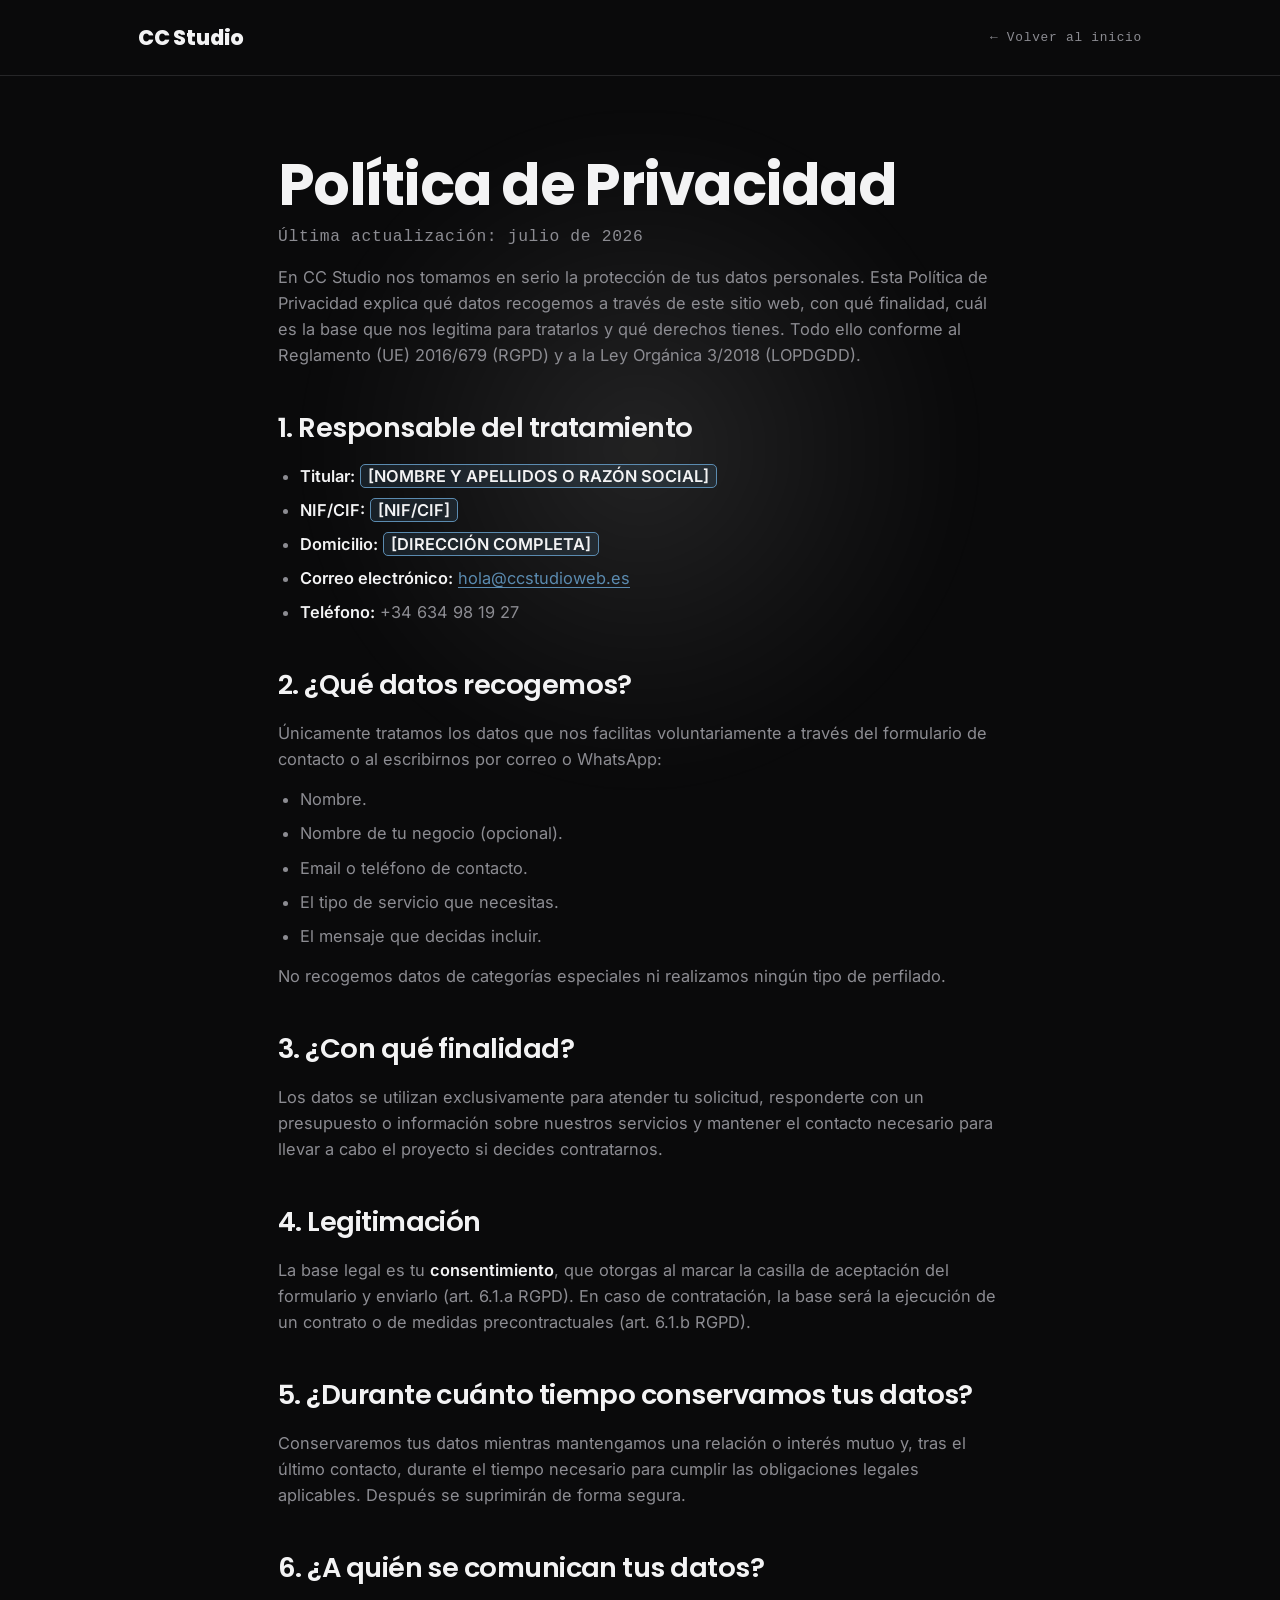
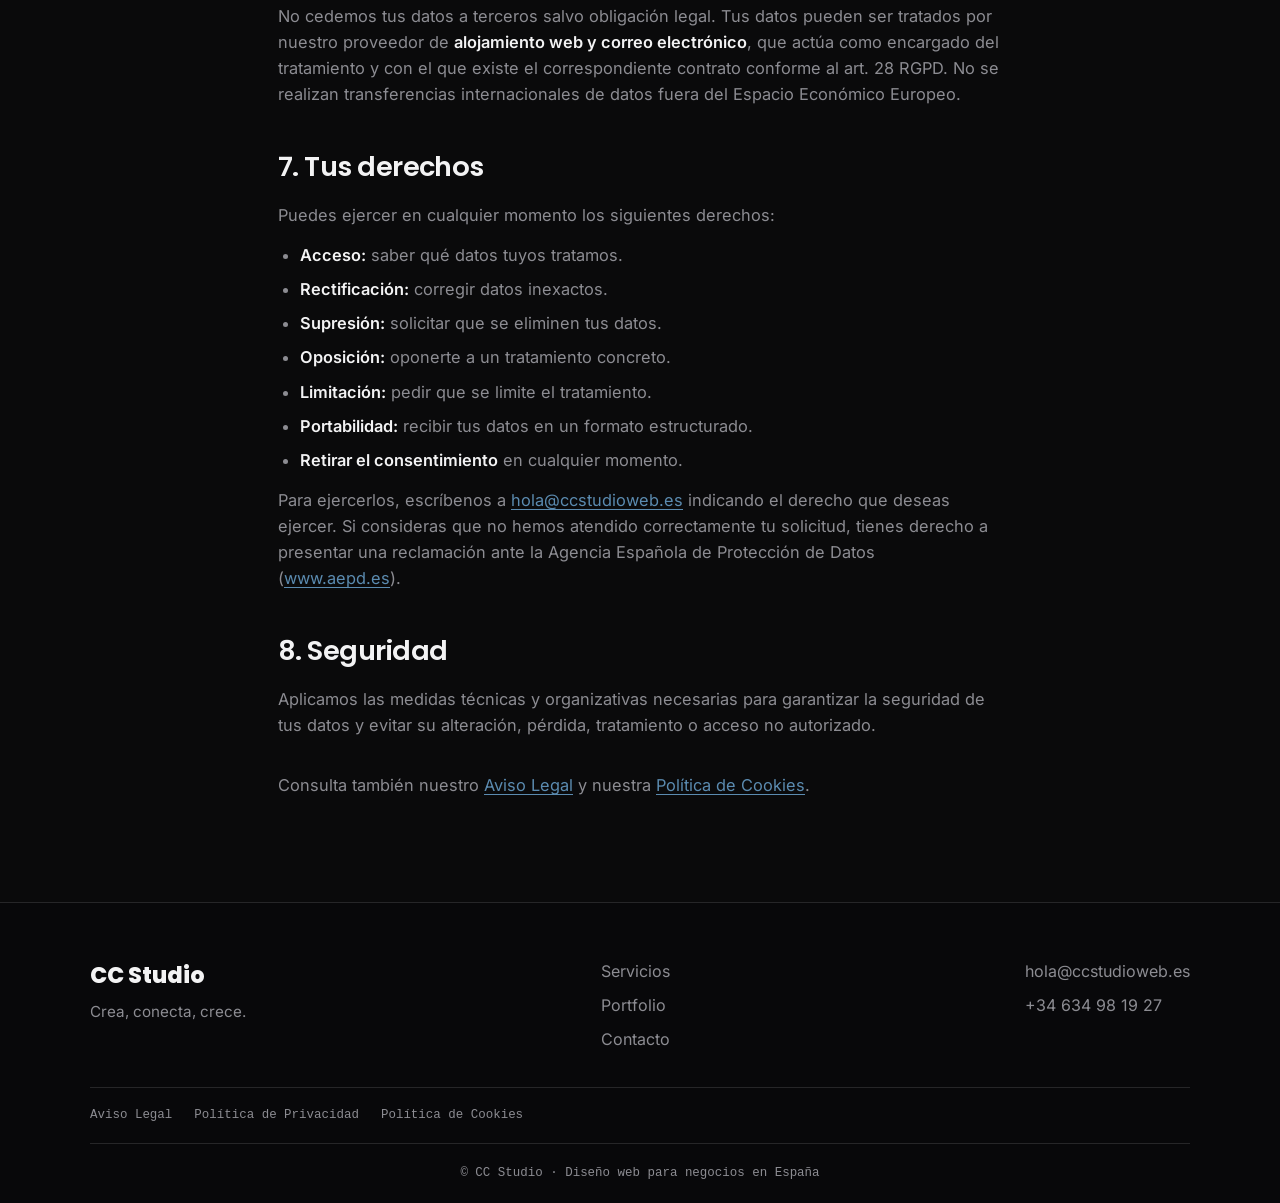
<file: privacidad.html>
<!DOCTYPE html>
<html lang="es">
<head>
  <meta charset="UTF-8">
  <meta name="viewport" content="width=device-width, initial-scale=1.0">
  <meta name="robots" content="index, follow">
  <title>Política de Privacidad · CC Studio</title>
  <link rel="icon" href="favicon.svg" type="image/svg+xml">
  <link rel="stylesheet" href="fonts/fonts.css">
  <link rel="stylesheet" href="prototipo-cc.css?v=29">
</head>
<body class="pp-legal-body">

  <div class="pp-bglight" aria-hidden="true"></div>
  <header class="legal-nav">
    <div class="container legal-nav-inner">
      <a href="index.html" class="nav-logo legal-logo">CC Studio</a>
      <a href="index.html" class="link-arrow">← Volver al inicio</a>
    </div>
  </header>

  <main class="legal">
    <h1>Política de Privacidad</h1>
    <p class="legal-updated">Última actualización: julio de 2026</p>

    <p>
      En CC Studio nos tomamos en serio la protección de tus datos personales. Esta
      Política de Privacidad explica qué datos recogemos a través de este sitio web, con
      qué finalidad, cuál es la base que nos legitima para tratarlos y qué derechos tienes.
      Todo ello conforme al Reglamento (UE) 2016/679 (RGPD) y a la Ley Orgánica 3/2018
      (LOPDGDD).
    </p>

    <h2>1. Responsable del tratamiento</h2>
    <ul>
      <li><strong>Titular:</strong> <span class="placeholder">[NOMBRE Y APELLIDOS O RAZÓN SOCIAL]</span></li>
      <li><strong>NIF/CIF:</strong> <span class="placeholder">[NIF/CIF]</span></li>
      <li><strong>Domicilio:</strong> <span class="placeholder">[DIRECCIÓN COMPLETA]</span></li>
      <li><strong>Correo electrónico:</strong> <a href="mailto:hola@ccstudioweb.es">hola@ccstudioweb.es</a></li>
      <li><strong>Teléfono:</strong> +34 634 98 19 27</li>
    </ul>

    <h2>2. ¿Qué datos recogemos?</h2>
    <p>
      Únicamente tratamos los datos que nos facilitas voluntariamente a través del
      formulario de contacto o al escribirnos por correo o WhatsApp:
    </p>
    <ul>
      <li>Nombre.</li>
      <li>Nombre de tu negocio (opcional).</li>
      <li>Email o teléfono de contacto.</li>
      <li>El tipo de servicio que necesitas.</li>
      <li>El mensaje que decidas incluir.</li>
    </ul>
    <p>No recogemos datos de categorías especiales ni realizamos ningún tipo de perfilado.</p>

    <h2>3. ¿Con qué finalidad?</h2>
    <p>
      Los datos se utilizan exclusivamente para atender tu solicitud, responderte con un
      presupuesto o información sobre nuestros servicios y mantener el contacto necesario
      para llevar a cabo el proyecto si decides contratarnos.
    </p>

    <h2>4. Legitimación</h2>
    <p>
      La base legal es tu <strong>consentimiento</strong>, que otorgas al marcar la casilla
      de aceptación del formulario y enviarlo (art. 6.1.a RGPD). En caso de contratación,
      la base será la ejecución de un contrato o de medidas precontractuales (art. 6.1.b RGPD).
    </p>

    <h2>5. ¿Durante cuánto tiempo conservamos tus datos?</h2>
    <p>
      Conservaremos tus datos mientras mantengamos una relación o interés mutuo y, tras el
      último contacto, durante el tiempo necesario para cumplir las obligaciones legales
      aplicables. Después se suprimirán de forma segura.
    </p>

    <h2>6. ¿A quién se comunican tus datos?</h2>
    <p>
      No cedemos tus datos a terceros salvo obligación legal. Tus datos pueden ser tratados
      por nuestro proveedor de <strong>alojamiento web y correo electrónico</strong>,
      que actúa como encargado del tratamiento y con el que existe el correspondiente
      contrato conforme al art. 28 RGPD. No se realizan transferencias internacionales de
      datos fuera del Espacio Económico Europeo.
    </p>

    <h2>7. Tus derechos</h2>
    <p>Puedes ejercer en cualquier momento los siguientes derechos:</p>
    <ul>
      <li><strong>Acceso:</strong> saber qué datos tuyos tratamos.</li>
      <li><strong>Rectificación:</strong> corregir datos inexactos.</li>
      <li><strong>Supresión:</strong> solicitar que se eliminen tus datos.</li>
      <li><strong>Oposición:</strong> oponerte a un tratamiento concreto.</li>
      <li><strong>Limitación:</strong> pedir que se limite el tratamiento.</li>
      <li><strong>Portabilidad:</strong> recibir tus datos en un formato estructurado.</li>
      <li><strong>Retirar el consentimiento</strong> en cualquier momento.</li>
    </ul>
    <p>
      Para ejercerlos, escríbenos a
      <a href="mailto:hola@ccstudioweb.es">hola@ccstudioweb.es</a> indicando el derecho que
      deseas ejercer. Si consideras que no hemos atendido correctamente tu solicitud, tienes
      derecho a presentar una reclamación ante la Agencia Española de Protección de Datos
      (<a href="https://www.aepd.es" target="_blank" rel="noopener">www.aepd.es</a>).
    </p>

    <h2>8. Seguridad</h2>
    <p>
      Aplicamos las medidas técnicas y organizativas necesarias para garantizar la seguridad
      de tus datos y evitar su alteración, pérdida, tratamiento o acceso no autorizado.
    </p>

    <p style="margin-top:34px;">
      Consulta también nuestro <a href="aviso-legal.html">Aviso Legal</a> y nuestra
      <a href="politica-cookies.html">Política de Cookies</a>.
    </p>
  </main>

  <footer id="footer" class="footer">
    <div class="container footer-inner">
      <div class="footer-brand">
        <div class="footer-logo">CC Studio</div>
        <p class="footer-eslogan">Crea, conecta, crece.</p>
      </div>
      <nav class="footer-links">
        <a href="index.html#pricing">Servicios</a>
        <a href="index.html#works">Portfolio</a>
        <a href="index.html#contact">Contacto</a>
      </nav>
      <div class="footer-contacto">
        <a href="mailto:hola@ccstudioweb.es">hola@ccstudioweb.es</a>
        <a href="https://wa.me/34634981927" target="_blank" rel="noopener">+34 634 98 19 27</a>
      </div>
    </div>
    <div class="container footer-legal">
      <a href="aviso-legal.html">Aviso Legal</a>
      <a href="privacidad.html">Política de Privacidad</a>
      <a href="politica-cookies.html">Política de Cookies</a>
    </div>
    <div class="footer-bottom">
      <p>© CC Studio · Diseño web para negocios en España</p>
    </div>
  </footer>

</body>
</html>
</file>
<file: fonts/fonts.css>
/* Inter 400 latin-ext */
@font-face {
  font-family: 'Inter';
  font-style: normal;
  font-weight: 400;
  font-display: swap;
  src: url(./inter-400-latin-ext.woff2) format('woff2');
  unicode-range: U+0100-02BA, U+02BD-02C5, U+02C7-02CC, U+02CE-02D7, U+02DD-02FF, U+0304, U+0308, U+0329, U+1D00-1DBF, U+1E00-1E9F, U+1EF2-1EFF, U+2020, U+20A0-20AB, U+20AD-20C0, U+2113, U+2C60-2C7F, U+A720-A7FF;
}

/* Inter 400 latin */
@font-face {
  font-family: 'Inter';
  font-style: normal;
  font-weight: 400;
  font-display: swap;
  src: url(./inter-400-latin.woff2) format('woff2');
  unicode-range: U+0000-00FF, U+0131, U+0152-0153, U+02BB-02BC, U+02C6, U+02DA, U+02DC, U+0304, U+0308, U+0329, U+2000-206F, U+20AC, U+2122, U+2191, U+2193, U+2212, U+2215, U+FEFF, U+FFFD;
}

/* Inter 500 latin-ext */
@font-face {
  font-family: 'Inter';
  font-style: normal;
  font-weight: 500;
  font-display: swap;
  src: url(./inter-500-latin-ext.woff2) format('woff2');
  unicode-range: U+0100-02BA, U+02BD-02C5, U+02C7-02CC, U+02CE-02D7, U+02DD-02FF, U+0304, U+0308, U+0329, U+1D00-1DBF, U+1E00-1E9F, U+1EF2-1EFF, U+2020, U+20A0-20AB, U+20AD-20C0, U+2113, U+2C60-2C7F, U+A720-A7FF;
}

/* Inter 500 latin */
@font-face {
  font-family: 'Inter';
  font-style: normal;
  font-weight: 500;
  font-display: swap;
  src: url(./inter-500-latin.woff2) format('woff2');
  unicode-range: U+0000-00FF, U+0131, U+0152-0153, U+02BB-02BC, U+02C6, U+02DA, U+02DC, U+0304, U+0308, U+0329, U+2000-206F, U+20AC, U+2122, U+2191, U+2193, U+2212, U+2215, U+FEFF, U+FFFD;
}

/* Inter 600 latin-ext */
@font-face {
  font-family: 'Inter';
  font-style: normal;
  font-weight: 600;
  font-display: swap;
  src: url(./inter-600-latin-ext.woff2) format('woff2');
  unicode-range: U+0100-02BA, U+02BD-02C5, U+02C7-02CC, U+02CE-02D7, U+02DD-02FF, U+0304, U+0308, U+0329, U+1D00-1DBF, U+1E00-1E9F, U+1EF2-1EFF, U+2020, U+20A0-20AB, U+20AD-20C0, U+2113, U+2C60-2C7F, U+A720-A7FF;
}

/* Inter 600 latin */
@font-face {
  font-family: 'Inter';
  font-style: normal;
  font-weight: 600;
  font-display: swap;
  src: url(./inter-600-latin.woff2) format('woff2');
  unicode-range: U+0000-00FF, U+0131, U+0152-0153, U+02BB-02BC, U+02C6, U+02DA, U+02DC, U+0304, U+0308, U+0329, U+2000-206F, U+20AC, U+2122, U+2191, U+2193, U+2212, U+2215, U+FEFF, U+FFFD;
}

/* Inter 700 latin-ext */
@font-face {
  font-family: 'Inter';
  font-style: normal;
  font-weight: 700;
  font-display: swap;
  src: url(./inter-700-latin-ext.woff2) format('woff2');
  unicode-range: U+0100-02BA, U+02BD-02C5, U+02C7-02CC, U+02CE-02D7, U+02DD-02FF, U+0304, U+0308, U+0329, U+1D00-1DBF, U+1E00-1E9F, U+1EF2-1EFF, U+2020, U+20A0-20AB, U+20AD-20C0, U+2113, U+2C60-2C7F, U+A720-A7FF;
}

/* Inter 700 latin */
@font-face {
  font-family: 'Inter';
  font-style: normal;
  font-weight: 700;
  font-display: swap;
  src: url(./inter-700-latin.woff2) format('woff2');
  unicode-range: U+0000-00FF, U+0131, U+0152-0153, U+02BB-02BC, U+02C6, U+02DA, U+02DC, U+0304, U+0308, U+0329, U+2000-206F, U+20AC, U+2122, U+2191, U+2193, U+2212, U+2215, U+FEFF, U+FFFD;
}

/* Poppins 500 latin-ext */
@font-face {
  font-family: 'Poppins';
  font-style: normal;
  font-weight: 500;
  font-display: swap;
  src: url(./poppins-500-latin-ext.woff2) format('woff2');
  unicode-range: U+0100-02BA, U+02BD-02C5, U+02C7-02CC, U+02CE-02D7, U+02DD-02FF, U+0304, U+0308, U+0329, U+1D00-1DBF, U+1E00-1E9F, U+1EF2-1EFF, U+2020, U+20A0-20AB, U+20AD-20C0, U+2113, U+2C60-2C7F, U+A720-A7FF;
}

/* Poppins 500 latin */
@font-face {
  font-family: 'Poppins';
  font-style: normal;
  font-weight: 500;
  font-display: swap;
  src: url(./poppins-500-latin.woff2) format('woff2');
  unicode-range: U+0000-00FF, U+0131, U+0152-0153, U+02BB-02BC, U+02C6, U+02DA, U+02DC, U+0304, U+0308, U+0329, U+2000-206F, U+20AC, U+2122, U+2191, U+2193, U+2212, U+2215, U+FEFF, U+FFFD;
}

/* Poppins 600 latin-ext */
@font-face {
  font-family: 'Poppins';
  font-style: normal;
  font-weight: 600;
  font-display: swap;
  src: url(./poppins-600-latin-ext.woff2) format('woff2');
  unicode-range: U+0100-02BA, U+02BD-02C5, U+02C7-02CC, U+02CE-02D7, U+02DD-02FF, U+0304, U+0308, U+0329, U+1D00-1DBF, U+1E00-1E9F, U+1EF2-1EFF, U+2020, U+20A0-20AB, U+20AD-20C0, U+2113, U+2C60-2C7F, U+A720-A7FF;
}

/* Poppins 600 latin */
@font-face {
  font-family: 'Poppins';
  font-style: normal;
  font-weight: 600;
  font-display: swap;
  src: url(./poppins-600-latin.woff2) format('woff2');
  unicode-range: U+0000-00FF, U+0131, U+0152-0153, U+02BB-02BC, U+02C6, U+02DA, U+02DC, U+0304, U+0308, U+0329, U+2000-206F, U+20AC, U+2122, U+2191, U+2193, U+2212, U+2215, U+FEFF, U+FFFD;
}

/* Poppins 700 latin-ext */
@font-face {
  font-family: 'Poppins';
  font-style: normal;
  font-weight: 700;
  font-display: swap;
  src: url(./poppins-700-latin-ext.woff2) format('woff2');
  unicode-range: U+0100-02BA, U+02BD-02C5, U+02C7-02CC, U+02CE-02D7, U+02DD-02FF, U+0304, U+0308, U+0329, U+1D00-1DBF, U+1E00-1E9F, U+1EF2-1EFF, U+2020, U+20A0-20AB, U+20AD-20C0, U+2113, U+2C60-2C7F, U+A720-A7FF;
}

/* Poppins 700 latin */
@font-face {
  font-family: 'Poppins';
  font-style: normal;
  font-weight: 700;
  font-display: swap;
  src: url(./poppins-700-latin.woff2) format('woff2');
  unicode-range: U+0000-00FF, U+0131, U+0152-0153, U+02BB-02BC, U+02C6, U+02DA, U+02DC, U+0304, U+0308, U+0329, U+2000-206F, U+20AC, U+2122, U+2191, U+2193, U+2212, U+2215, U+FEFF, U+FFFD;
}

/* Poppins 800 latin-ext */
@font-face {
  font-family: 'Poppins';
  font-style: normal;
  font-weight: 800;
  font-display: swap;
  src: url(./poppins-800-latin-ext.woff2) format('woff2');
  unicode-range: U+0100-02BA, U+02BD-02C5, U+02C7-02CC, U+02CE-02D7, U+02DD-02FF, U+0304, U+0308, U+0329, U+1D00-1DBF, U+1E00-1E9F, U+1EF2-1EFF, U+2020, U+20A0-20AB, U+20AD-20C0, U+2113, U+2C60-2C7F, U+A720-A7FF;
}

/* Poppins 800 latin */
@font-face {
  font-family: 'Poppins';
  font-style: normal;
  font-weight: 800;
  font-display: swap;
  src: url(./poppins-800-latin.woff2) format('woff2');
  unicode-range: U+0000-00FF, U+0131, U+0152-0153, U+02BB-02BC, U+02C6, U+02DA, U+02DC, U+0304, U+0308, U+0329, U+2000-206F, U+20AC, U+2122, U+2191, U+2193, U+2212, U+2215, U+FEFF, U+FFFD;
}
</file>
<file: prototipo-cc.css>
/* ============================================================
   CC STUDIO — Prototipo estilo editorial (homenaje, código propio)
   ============================================================ */
:root {
  --bg:        #0A0A0B;
  --bg-2:      #141416;
  --fg:        #F3F3F4;
  --muted:     #8C8C92;
  --accent:    #5B8BB0;
  --line:      #262628;
  --font-t: 'Poppins', sans-serif;
  --font-b: 'Inter', sans-serif;
  --font-m: ui-monospace, 'SF Mono', Menlo, Consolas, monospace;
}
*,*::before,*::after { box-sizing: border-box; margin: 0; padding: 0; }
html { -webkit-text-size-adjust: 100%; }
body {
  font-family: var(--font-b);
  background: var(--bg);
  color: var(--fg);
  line-height: 1.5;
  overflow-x: hidden;
}
img { max-width: 100%; display: block; }
a { color: inherit; text-decoration: none; }
ul, ol { list-style: none; }
em { font-style: italic; color: var(--accent); }
@media (pointer: fine) { body { cursor: none; } }

.pp-mono {
  font-family: var(--font-m);
  font-size: .72rem; letter-spacing: .1em; text-transform: lowercase;
  color: var(--muted);
}

/* ---------- Fondo: luz + grano ---------- */
.pp-bglight {
  position: fixed; inset: 0; z-index: 0; pointer-events: none;
  background: radial-gradient(38vw 38vw at 50% 50%, rgba(255,255,255,.10), rgba(255,255,255,.03) 45%, transparent 70%);
  filter: blur(20px);
  animation: ppLight 26s ease-in-out infinite;
}
@keyframes ppLight {
  0%   { transform: translate(-22vw,-14vh) scale(1);   opacity:.8; }
  25%  { transform: translate( 20vw,-8vh)  scale(1.25); opacity:1; }
  50%  { transform: translate( 24vw, 16vh) scale(1.05); opacity:.7; }
  75%  { transform: translate(-14vw, 20vh) scale(1.3);  opacity:.95; }
  100% { transform: translate(-22vw,-14vh) scale(1);   opacity:.8; }
}
.pp-grain {
  position: fixed; inset: 0; z-index: 1; pointer-events: none;
  width: 100vw; height: 100vh; mix-blend-mode: screen; opacity: .045;
}
@media (prefers-reduced-motion: reduce) {
  .pp-bglight { animation: none; }
  .pp-grain { display: none; }
}

/* ---------- Cursor con rastro ---------- */
.pp-cursor-dot {
  position: fixed; top:0; left:0; width:9px; height:9px; border-radius:50%;
  background: var(--accent); transform: translate(-50%,-50%);
  pointer-events: none; z-index: 10000;
  transition: width .25s ease, height .25s ease, background .25s ease, border-color .25s;
}
.pp-cursor-dot.hover { width:34px; height:34px; background: rgba(91,139,176,.15); border:1px solid var(--accent); }
.pp-cursor-trail {
  position: fixed; top:0; left:0; border-radius:50%; background: var(--accent);
  transform: translate(-50%,-50%); pointer-events:none; z-index:9999;
}
@media (prefers-reduced-motion: reduce) { .pp-cursor-dot, .pp-cursor-trail { display:none; } }

/* ---------- Preloader ---------- */
#pp-loader {
  position: fixed; inset: 0; z-index: 100000;
  display: flex; flex-direction: column; align-items: center; justify-content: center; gap: 1.6rem;
  background: var(--bg); color: var(--fg);
  transition: transform .9s cubic-bezier(.76,0,.24,1); will-change: transform;
}
#pp-loader.done { transform: translateY(-100%); }
.pp-cc { display:block; font-family: var(--font-t); font-weight:800; font-size: clamp(4rem,16vw,9rem); line-height:.9; letter-spacing:-.04em; }
.pp-cc .dot { color: var(--accent); }
.pp-studio { display:flex; align-items:center; justify-content:center; gap:.6rem; font-family:var(--font-m); font-size:clamp(.7rem,2.5vw,1rem); letter-spacing:.5em; text-indent:.5em; color:var(--muted); margin-top:.3rem; }
.pp-line { display:inline-block; width:clamp(30px,8vw,70px); height:1px; background:currentColor; opacity:.6; }
.pp-count { position:absolute; bottom:2rem; right:2.4rem; font-family:var(--font-m); font-size:clamp(2rem,6vw,4rem); font-weight:600; font-variant-numeric:tabular-nums; color:var(--accent); }
.pp-loadtxt { position:absolute; bottom:2.4rem; left:2.4rem; font-family:var(--font-m); font-size:.72rem; letter-spacing:.1em; color:var(--muted); }
@media (prefers-reduced-motion: reduce) { #pp-loader { transition:none; } }

/* ---------- Navbar ---------- */
.pp-nav {
  position: fixed; top:0; left:0; right:0; z-index: 900;
  display:flex; align-items:center; justify-content:space-between;
  padding: 22px clamp(20px,4vw,48px);
  transition: background .3s ease, backdrop-filter .3s ease, border-color .3s ease;
  border-bottom: 1px solid transparent;
}
.pp-nav.scrolled { background: rgba(10,10,11,.7); backdrop-filter: blur(12px); border-bottom-color: var(--line); }
.pp-nav__logo { color: var(--fg); }
.pp-logo-svg { height: 24px; width:auto; display:block; }
.pp-logo-svg .dot { fill: var(--accent); }
.pp-nav__menu { display:flex; gap: 30px; margin-left:auto; margin-right:28px; }
.pp-nav__menu a { font-size:.9rem; color: var(--muted); transition: color .2s; }
.pp-nav__menu a:hover { color: var(--fg); }
.pp-nav__cta { font-family:var(--font-m); font-size:.75rem; letter-spacing:.08em; border:1px solid var(--line); padding:9px 16px; border-radius:999px; transition: border-color .2s, color .2s; }
.pp-nav__cta:hover { border-color: var(--accent); color: var(--accent); }

/* ---------- HERO ---------- */
.pp-hero {
  position: relative; z-index: 2;
  min-height: 100svh;
  padding: 140px clamp(20px,4vw,48px) 80px;
  display: grid; align-content: center; gap: 26px;
}
.pp-hero__title {
  font-family: var(--font-t); font-weight: 800;
  font-size: clamp(2.8rem, 10vw, 8.5rem); line-height: .92; letter-spacing: -.03em;
  max-width: 14ch;
}
.pp-hero__title .line { display:block; overflow:hidden; }
.pp-hero__title .line > span { display:block; transform: translateY(110%); filter: blur(8px); }
.pp-hero__title .line.in > span { transform: translateY(0); filter: blur(0); transition: transform 1s cubic-bezier(.22,1,.36,1), filter 1.1s ease; }
.pp-hero__sub {
  max-width: 40ch; color: var(--muted); font-size: clamp(1rem,1.6vw,1.2rem);
  opacity: 0; transform: translateY(18px); transition: opacity .8s ease, transform .8s cubic-bezier(.22,1,.36,1);
}
.pp-hero__sub.in { opacity: 1; transform: none; }

/* Visual flotante (mockup que cambia y sigue el ratón) */
.pp-hero__visual {
  position: absolute; top: 50%; right: clamp(20px,6vw,90px); transform: translateY(-50%);
  perspective: 1200px; z-index: -1;
}

/* CTA principal del hero */
.pp-hero__cta {
  display: flex; align-items: center; gap: 18px; flex-wrap: wrap;
  opacity: 0; transform: translateY(18px);
  transition: opacity .8s ease .15s, transform .8s cubic-bezier(.22,1,.36,1) .15s;
}
.pp-hero__cta.in { opacity: 1; transform: none; }
.pp-hero__trust { letter-spacing: .06em; }

/* WhatsApp flotante */
.pp-wa {
  position: fixed; right: 22px; bottom: 22px; z-index: 800;
  width: 54px; height: 54px; border-radius: 50%;
  display: flex; align-items: center; justify-content: center;
  background: #25D366; color: #fff;
  box-shadow: 0 10px 30px rgba(0,0,0,.45);
  opacity: 0; transform: translateY(16px) scale(.8); pointer-events: none;
  transition: opacity .35s ease, transform .35s cubic-bezier(.22,1,.36,1);
}
.pp-wa.on { opacity: 1; transform: none; pointer-events: auto; }
.pp-wa:hover { transform: translateY(-3px) scale(1.05); }

.pp-down { display:inline-flex; flex-direction:column; align-items:center; gap:8px; margin-top:20px; color:var(--muted); font-family:var(--font-m); font-size:.7rem; letter-spacing:.2em; width:fit-content; }
.pp-down svg { animation: ppBob 1.8s ease-in-out infinite; }
@keyframes ppBob { 0%,100%{ transform:translateY(0);} 50%{ transform:translateY(6px);} }


/* ---------- Accesibilidad: foco visible con teclado ---------- */
:focus-visible { outline: 2px solid var(--accent); outline-offset: 3px; border-radius: 4px; }
::selection { background: var(--accent); color: var(--bg); }

/* ---------- Trabajos (archivo con título fijo + scroll dentro) ---------- */
.pp-works { position:relative; z-index:2; padding: clamp(80px,12vh,160px) clamp(20px,4vw,48px) clamp(90px,14vh,180px); overflow: clip; }
.pp-works__kicker { position: relative; z-index: 2; margin-bottom: 6vh; }

/* Título gigante fijo de fondo */
.pp-archive-sticky { position: sticky; top: 16vh; z-index: 0; pointer-events: none; text-align: center; }
.pp-archive-title { font-family: var(--font-t); font-weight: 700; font-size: clamp(2.6rem, 12vw, 10rem); line-height: .9; letter-spacing: -.03em; text-transform: uppercase; color: var(--fg); opacity: .10; }

/* Lista de proyectos superpuesta al título */
.pp-works__list { position: relative; z-index: 1; display:flex; flex-direction:column; gap: clamp(60px,14vh,150px); margin-top: -20vh; }
.pp-work { width: min(820px, 88vw); }
.pp-work:nth-child(odd) { margin-right: auto; }
.pp-work:nth-child(even) { margin-left:auto; }

/* Entrada lateral alterna: los impares llegan desde la izquierda, los pares desde la derecha */
.pp-work:nth-child(odd)[data-reveal]  { transform: translateX(-16vw); }
.pp-work:nth-child(even)[data-reveal] { transform: translateX(16vw); }
.pp-work:nth-child(odd)[data-reveal].in,
.pp-work:nth-child(even)[data-reveal].in { transform: none; }
/* Nombre y categoría ARRIBA del marco navegable */
.pp-work__link { display:flex; flex-direction:column; }
.pp-work__num { order:1; display:block; font-family:var(--font-m); font-size:.75rem; letter-spacing:.18em; color:var(--muted); margin-bottom:10px; }
.pp-work__info { order:2; margin:0 0 34px; }
.pp-work__media { order:3; }

/* Marco con scroll interno: recorre la web entera con la rueda */
.pp-work__media { position:relative; overflow:hidden; border-radius:12px; border:1px solid var(--line); height: min(66vh, 540px); background:var(--bg-2); }
/* Sin overscroll-behavior: al llegar al final del marco, el scroll encadena y la página sigue bajando */
.pp-work__scroll { height:100%; overflow-y:auto; overflow-x:hidden; scrollbar-width:thin; scrollbar-color: var(--accent) transparent; }
.pp-work__scroll::-webkit-scrollbar { width:8px; }
.pp-work__scroll::-webkit-scrollbar-thumb { background:var(--accent); border-radius:8px; }
.pp-work__scroll::-webkit-scrollbar-track { background: rgba(255,255,255,.05); }
.pp-work__media img { width:100%; height:auto; display:block; }
.pp-work__hint { position:absolute; bottom:10px; right:10px; z-index:3; font-family:var(--font-m); font-size:.68rem; letter-spacing:.1em; color:var(--fg); background:rgba(10,10,11,.72); padding:4px 9px; border-radius:999px; backdrop-filter:blur(4px); pointer-events:none; opacity:.9; transition:opacity .3s; }
.pp-work__link:hover .pp-work__hint { opacity:.4; }

.pp-work__info { display:block; position:relative; z-index:2; }
.pp-work__head { display:flex; align-items:baseline; justify-content:space-between; gap:16px; }
.pp-work__info h3 { font-family:var(--font-t); font-weight:600; font-size:clamp(1.3rem,3vw,2.2rem); letter-spacing:-.02em; color:var(--fg); }
/* Servicios realizados: línea discreta bajo el nombre del proyecto */
.pp-work__tags { display:flex; flex-wrap:wrap; margin-top:6px; padding:0; list-style:none; }
.pp-work__tags li { font-family:var(--font-b); font-size:.86rem; color:var(--muted); }
.pp-work__tags li:not(:last-child)::after { content:"·"; margin:0 9px; color:var(--line); }
.pp-work__view { margin-left:auto; font-family:var(--font-m); font-size:.8rem; letter-spacing:.18em; color:var(--accent); opacity:0; transform:translateX(-6px); transition: opacity .35s, transform .35s; }
.pp-work__link:hover .pp-work__view { opacity:1; transform:none; }

@media (prefers-reduced-motion: reduce) {
  .pp-archive-sticky { position: static; }
  .pp-archive-title { opacity: .18; }
  .pp-works__list { margin-top: 2rem; }
}

/* Reveal genérico */
[data-reveal] { opacity:0; transform:translateY(50px); filter:blur(10px); transition: opacity .9s ease, transform .9s cubic-bezier(.22,1,.36,1), filter .9s ease; }
[data-reveal].in { opacity:1; transform:none; filter:blur(0); }

/* ---------- Estudio ---------- */
.pp-studio { position:relative; z-index:2; padding: clamp(60px,10vh,140px) clamp(20px,4vw,48px); border-top:1px solid var(--line); display:grid; gap:6vh; }
.pp-studio__intro { display:grid; gap:20px; }
.pp-studio__lead { font-family:var(--font-t); font-weight:500; font-size:clamp(1.4rem,3.4vw,2.6rem); line-height:1.2; letter-spacing:-.02em; max-width:22ch; }
.pp-caps { border-top:1px solid var(--line); }
.pp-caps li { display:flex; align-items:center; gap:20px; padding:22px 4px; border-bottom:1px solid var(--line); font-family:var(--font-t); font-weight:600; font-size:clamp(1.2rem,3vw,2rem); letter-spacing:-.02em; transition: color .3s, padding-left .3s; }
.pp-caps li:hover { color:var(--accent); padding-left:16px; }
.pp-caps__i { font-family:var(--font-m); font-size:.8rem; font-weight:400; color:var(--muted); }

/* ---------- Contacto ---------- */
.pp-contact { position:relative; z-index:2; padding: clamp(80px,14vh,180px) clamp(20px,4vw,48px); border-top:1px solid var(--line); display:grid; gap:26px; text-align:center; justify-items:center; }
.pp-contact__title { font-family:var(--font-t); font-weight:800; font-size:clamp(2.6rem,10vw,8rem); line-height:.9; letter-spacing:-.03em; }
/* colchón para que la "¿" y descendentes no se corten con la máscara */
.pp-contact__title { overflow:hidden; padding-bottom:.18em; margin-bottom:-.18em; }
.pp-contact__title > span { display:block; transform:translateY(110%); }
.pp-contact__title.in > span { transform:translateY(0); transition: transform 1s cubic-bezier(.22,1,.36,1); }
.pp-contact__actions { display:flex; gap:14px; flex-wrap:wrap; justify-content:center; margin-top:10px; }
.pp-btn { background:var(--accent); color:var(--bg); font-weight:600; padding:15px 28px; border-radius:999px; transition: transform .25s, filter .25s; }
.pp-btn:hover { transform:translateY(-2px); filter:brightness(1.08); }
.pp-btn--ghost { background:transparent; color:var(--fg); border:1px solid var(--line); }
.pp-btn--ghost:hover { border-color:var(--accent); color:var(--accent); }

/* ---------- Footer ---------- */
.pp-foot { position:relative; z-index:2; display:grid; gap:16px; padding:30px clamp(20px,4vw,48px); border-top:1px solid var(--line); font-family:var(--font-m); font-size:.75rem; letter-spacing:.08em; color:var(--muted); }
.pp-foot__row { display:flex; flex-wrap:wrap; gap:12px 30px; justify-content:space-between; }
.pp-foot__legal { display:flex; flex-wrap:wrap; gap:12px 24px; border-top:1px solid var(--line); padding-top:16px; }
.pp-foot__legal a { transition:color .2s; }
.pp-foot__legal a:hover { color:var(--accent); }

/* ---------- Mockups de dispositivo (hero) ---------- */
.pp-devices {
  position: relative; transform-style: preserve-3d;
  transform: rotateX(var(--rx,6deg)) rotateY(var(--ry,-14deg));
  transition: transform .2s ease-out;
}
.pp-screen { position: relative; overflow: hidden; background: #050506; }
.pp-ds-img { position: absolute; inset: 0; width: 100%; height: 100%; object-fit: cover; object-position: top; opacity: 0; transition: opacity .8s ease; }
.pp-ds-img.is-active { opacity: 1; }
.pp-device--laptop .pp-screen {
  width: clamp(240px, 24vw, 340px); aspect-ratio: 340/214;
  border: 9px solid #1b1b1f; border-bottom: 0; border-radius: 14px 14px 0 0;
  box-shadow: 0 30px 60px rgba(0,0,0,.55);
}
.pp-screen__bar { position: absolute; top: 0; left: 0; right: 0; z-index: 2; display: flex; align-items: center; gap: 6px; height: 20px; padding: 0 10px; background: rgba(10,10,12,.85); }
.pp-screen__bar i { width: 6px; height: 6px; border-radius: 50%; background: var(--line); }
.pp-screen__bar i:first-child { background: var(--accent); opacity: .85; }
.pp-laptop-base { width: calc(clamp(240px,24vw,340px) + 60px); height: 15px; margin-left: -30px; border-radius: 3px 3px 12px 12px; background: linear-gradient(#26262b,#131315); box-shadow: 0 18px 30px rgba(0,0,0,.5); position: relative; }
.pp-laptop-base::after { content: ""; position: absolute; top: 0; left: 50%; transform: translateX(-50%); width: 90px; height: 5px; border-radius: 0 0 8px 8px; background: #0c0c0e; }
.pp-device--phone { position: absolute; bottom: -24px; left: -38px; z-index: 3; transform: translateZ(60px); }
.pp-device--phone .pp-screen { width: clamp(90px,9vw,116px); aspect-ratio: 116/244; border: 7px solid #1b1b1f; border-radius: 24px; box-shadow: 0 26px 44px rgba(0,0,0,.6); }
.pp-phone-notch { position: absolute; top: 8px; left: 50%; transform: translateX(-50%); width: 40px; height: 6px; border-radius: 99px; background: #050506; z-index: 4; }
.pp-dev-tag { position: absolute; top: -28px; right: 0; font-family: var(--font-m); font-size: .68rem; letter-spacing: .1em; color: var(--muted); white-space: nowrap; }
.pp-dev-tag::before { content: "( "; }
.pp-dev-tag::after { content: " )"; }

/* ---------- Título de sección reutilizable ---------- */
.pp-sec-title { font-family: var(--font-t); font-weight: 700; font-size: clamp(2.2rem, 7vw, 5rem); line-height: .95; letter-spacing: -.03em; }

/* ---------- Cómo trabajamos ---------- */
.pp-process { position: relative; z-index: 2; padding: clamp(70px,10vh,140px) clamp(20px,4vw,48px); border-top: 1px solid var(--line); display: grid; gap: 5vh; }
.pp-process__head { display: grid; gap: 14px; }
.pp-steps { border-top: 1px solid var(--line); }
.pp-step { display: flex; gap: clamp(20px,5vw,60px); align-items: flex-start; padding: clamp(26px,4vh,46px) 4px; border-bottom: 1px solid var(--line); }
.pp-step__n { font-family: var(--font-m); font-size: 1rem; color: var(--accent); flex: 0 0 auto; padding-top: .4rem; }
.pp-step__body h3 { font-family: var(--font-t); font-weight: 600; font-size: clamp(1.4rem,3.4vw,2.4rem); letter-spacing: -.02em; margin-bottom: 10px; }
.pp-step__body p { color: var(--muted); max-width: 48ch; font-size: 1.02rem; }

/* ---------- Precios ---------- */
.pp-pricing { position: relative; z-index: 2; padding: clamp(70px,10vh,140px) clamp(20px,4vw,48px); border-top: 1px solid var(--line); display: grid; gap: 5vh; }
.pp-pricing__head { display: grid; gap: 14px; }
.pp-plans { display: grid; grid-template-columns: repeat(3, 1fr); gap: 20px; align-items: stretch; }
.pp-plan { border: 1px solid var(--line); border-radius: 14px; padding: 32px 28px; background: rgba(255,255,255,.015); display: flex; flex-direction: column; transition: border-color .3s, transform .3s; }
.pp-plan:hover { border-color: var(--accent); transform: translateY(-6px); }
/* PRO: protagonista (única con fondo elevado, glow y botón sólido) */
.pp-plan--feat {
  background: #1B1B1F;
  border-color: transparent;
  box-shadow: 0 0 0 1px var(--accent), 0 30px 60px rgba(91,139,176,.12);
}
.pp-plan--feat:hover { border-color: transparent; }
/* La escala solo en desktop; especificidad alta para ganar al reveal */
@media (min-width: 781px) {
  .pp-plan--feat, .pp-plan--feat[data-reveal].in { transform: scale(1.03); }
  .pp-plan--feat:hover, .pp-plan--feat[data-reveal].in:hover { transform: scale(1.03) translateY(-6px); }
}
/* LAB: fina línea superior en acento */
.pp-plan--lab { border-top: 2px solid var(--accent); }
.pp-plan__badge { align-self: center; font-family: var(--font-m); font-size: .68rem; letter-spacing: .12em; text-transform: uppercase; color: var(--bg); background: var(--accent); padding: 4px 14px; border-radius: 999px; margin-bottom: 14px; }
.pp-plan__name { font-family: var(--font-t); font-weight: 700; font-size: 1.2rem; letter-spacing: .08em; margin-bottom: 10px; }
.pp-plan__price { display: flex; align-items: center; flex-wrap: wrap; gap: 10px; font-family: var(--font-t); font-weight: 800; font-size: 2rem; color: var(--fg); letter-spacing: -.02em; line-height: 1; }
/* Pastilla "pago único" / "presupuesto cerrado" */
.pp-plan__pill { font-family: var(--font-m); font-weight: 400; font-size: .66rem; letter-spacing: .08em; color: var(--fg); background: rgba(255,255,255,.05); border: 1px solid var(--line); padding: 4px 10px; border-radius: 999px; white-space: nowrap; }
.pp-plan__time { display: inline-block; align-self: flex-start; margin-top: 10px; font-family: var(--font-m); font-size: .72rem; color: var(--muted); border: 1px solid var(--line); padding: 3px 10px; border-radius: 999px; }
.pp-plan__desc { margin-top: 16px; color: var(--muted); font-size: .92rem; line-height: 1.45; }
.pp-plan__list { margin: 18px 0 26px; display: grid; gap: 10px; }
.pp-plan__list li { position: relative; padding-left: 22px; color: var(--fg); font-size: .95rem; }
.pp-plan__list li::before { content: "✓"; position: absolute; left: 0; color: var(--accent); }
.pp-plan__note { margin-top: 14px; font-size: .72rem; line-height: 1.5; color: var(--muted); }

/* ---------- Entradas especiales de PRO (meteorito) y LAB (probeta) ---------- */
.pp-plans { position: relative; }
.pp-plan--fx { opacity: 0; transform: none; filter: none; }   /* oculta hasta que el efecto la revele */
.pp-meteor {
  position: absolute; z-index: 6; pointer-events: none;
  width: 26px; height: 26px; border-radius: 50%;
  background: radial-gradient(circle at 35% 35%, #fff, var(--accent) 55%, transparent 78%);
  filter: drop-shadow(0 0 22px var(--accent)) drop-shadow(0 0 44px rgba(91,139,176,.6));
}
.pp-meteor::before {
  content: ""; position: absolute; right: 9px; top: 11px;
  width: 240px; height: 5px; border-radius: 99px;
  background: linear-gradient(90deg, rgba(91,139,176,.95), rgba(91,139,176,.25) 60%, transparent);
  transform-origin: left center; transform: rotate(-140deg);
}
.pp-meteor::after {
  content: ""; position: absolute; right: 9px; top: 11px;
  width: 150px; height: 12px; border-radius: 99px;
  background: linear-gradient(90deg, rgba(255,255,255,.35), transparent);
  transform-origin: left center; transform: rotate(-140deg);
  filter: blur(4px);
}
.pp-impact { position: absolute; z-index: 5; pointer-events: none; border: 2px solid var(--accent); border-radius: 50%; }
.pp-spark  { position: absolute; z-index: 6; pointer-events: none; width: 5px; height: 5px; border-radius: 50%; background: var(--accent); }
.pp-flask  { position: absolute; z-index: 6; pointer-events: none; width: 120px; height: 150px; }
.pp-flask svg { width: 100%; height: 100%; overflow: visible; }
.pp-drop   { position: absolute; z-index: 6; pointer-events: none; width: 6px; height: 6px; border-radius: 50%; background: var(--accent); }
.pp-plan__cta {
  margin-top: auto; align-self: flex-start; text-align: center;
  font-family: var(--font-m); font-size: .78rem; letter-spacing: .08em;
  padding: 12px 22px; border-radius: 999px;
  transition: background .25s, color .25s, transform .25s, filter .25s, border-color .25s;
}
.pp-plan__cta--outline { border: 1px solid var(--accent); color: var(--accent); background: transparent; }
.pp-plan__cta--outline:hover { background: var(--accent); color: var(--bg); }
/* Único botón sólido de la sección: guía el ojo a la PRO */
.pp-plan__cta--solid { border: 1px solid var(--accent); background: var(--accent); color: var(--bg); }
.pp-plan__cta--solid:hover { filter: brightness(1.08); transform: translateY(-2px); }

/* Nota de renovación bajo los packs */
.pp-pricing__note { text-align: center; color: var(--muted); }

/* Enlace Soluciones → pack LAB */
.pp-solutions__lab {
  width: fit-content;
  font-family: var(--font-m); font-size: .8rem; letter-spacing: .08em;
  color: var(--accent);
  border: 1px solid var(--line); padding: 11px 20px; border-radius: 999px;
  transition: border-color .25s;
}
.pp-solutions__lab:hover { border-color: var(--accent); }

/* ---------- Soluciones a medida ---------- */
.pp-solutions { position: relative; z-index: 2; padding: clamp(70px,10vh,140px) clamp(20px,4vw,48px); border-top: 1px solid var(--line); display: grid; gap: 5vh; }
.pp-solutions__head { display: grid; gap: 14px; }
.pp-solutions__lead { max-width: 46ch; font-family: var(--font-t); font-weight: 500; font-size: clamp(1.2rem,2.6vw,1.8rem); line-height: 1.3; letter-spacing: -.01em; color: var(--fg); }
/* Proyecto LAB destacado (gestor de reservas + demo) */
.pp-labcase {
  display: grid; grid-template-columns: 1fr 1.1fr; gap: clamp(20px,4vw,48px);
  align-items: center;
  border: 1px solid var(--line); border-top: 2px solid var(--accent);
  border-radius: 16px; padding: clamp(24px,4vw,44px);
  background: rgba(255,255,255,.015);
}
.pp-labcase__info h3 { font-family: var(--font-t); font-weight: 700; font-size: clamp(1.6rem,3.6vw,2.6rem); letter-spacing: -.02em; margin: 10px 0 16px; }
.pp-labcase__points { display: grid; gap: 10px; padding: 0; list-style: none; }
.pp-labcase__points li { position: relative; padding-left: 22px; color: var(--muted); font-size: .95rem; }
.pp-labcase__points li::before { content: "✓"; position: absolute; left: 0; color: var(--accent); }
.pp-labcase__points strong { color: var(--fg); font-weight: 600; }
.pp-labcase__actions { display: flex; flex-wrap: wrap; gap: 12px; margin-top: 22px; }
.pp-labcase__shot { display: block; border-radius: 12px; overflow: hidden; border: 1px solid var(--line); box-shadow: 0 30px 60px rgba(0,0,0,.45); transition: transform .3s, border-color .3s; }
.pp-labcase__shot:hover { transform: translateY(-6px); border-color: var(--accent); }
.pp-labcase__shot img { width: 100%; display: block; }
@media (max-width: 860px) { .pp-labcase { grid-template-columns: 1fr; } }

.pp-solutions__caps { display: flex; flex-wrap: wrap; gap: 10px; }
.pp-solutions__caps li { font-family: var(--font-m); font-size: .82rem; letter-spacing: .04em; color: var(--fg); border: 1px solid var(--line); border-radius: 999px; padding: 8px 16px; }
.pp-solutions__cta { font-family: var(--font-t); font-weight: 500; font-size: clamp(1.1rem,2.2vw,1.5rem); color: var(--muted); max-width: 40ch; }
.pp-solutions__cta a { color: var(--accent); text-decoration: underline; text-underline-offset: 3px; }

/* ---------- Testimonios ---------- */
/* OCULTOS hasta tener reseñas reales — quita la línea siguiente para mostrarlos */
#testimonios { display: none; }
.pp-testi { position: relative; z-index: 2; padding: clamp(70px,10vh,140px) clamp(20px,4vw,48px); border-top: 1px solid var(--line); display: grid; gap: 5vh; }
.pp-testi__head { display: grid; gap: 14px; }
.pp-testi__grid { display: grid; grid-template-columns: repeat(3, 1fr); gap: 20px; }
.pp-quote { border: 1px solid var(--line); border-radius: 14px; padding: 30px 28px; background: rgba(255,255,255,.015); }
.pp-quote p { font-family: var(--font-t); font-weight: 500; font-size: 1.12rem; line-height: 1.4; letter-spacing: -.01em; margin-bottom: 20px; color: var(--fg); }
.pp-quote footer { display: flex; flex-direction: column; gap: 2px; }
.pp-quote footer span:first-child { font-weight: 600; }
.pp-quote footer span:last-child { color: var(--muted); font-size: .9rem; }
.pp-testi__note { text-align: center; opacity: .7; }

/* ---------- Formulario de contacto ---------- */
.pp-contact__sub { max-width: 44ch; color: var(--muted); font-size: 1.05rem; }
.pp-form { display: grid; gap: 14px; width: min(560px, 100%); text-align: left; margin-top: 10px; }
.pp-form input, .pp-form select, .pp-form textarea {
  width: 100%; padding: 15px 16px; border: 1px solid var(--line); border-radius: 10px;
  background: var(--bg-2); color: var(--fg); font-family: var(--font-b); font-size: 1rem;
  transition: border-color .2s, box-shadow .2s;
}
.pp-form input::placeholder, .pp-form textarea::placeholder { color: var(--muted); }
.pp-form select:invalid { color: var(--muted); }
.pp-form input:focus, .pp-form select:focus, .pp-form textarea:focus { outline: none; border-color: var(--accent); box-shadow: 0 0 0 3px rgba(91,139,176,.18); }
.pp-form textarea { resize: vertical; }
.pp-consent { display: flex; align-items: flex-start; gap: 10px; font-size: .88rem; color: var(--muted); }
.pp-consent input { width: auto; margin-top: 3px; flex: 0 0 auto; }
.pp-consent a { color: var(--accent); text-decoration: underline; }
.pp-form__submit { justify-self: start; margin-top: 4px; border: none; cursor: pointer; }
.pp-form__ok { width: min(560px,100%); background: rgba(91,139,176,.14); border: 1px solid var(--accent); color: var(--fg); border-radius: 10px; padding: 14px 18px; font-weight: 600; }
.pp-hp { position: absolute; left: -9999px; width: 1px; height: 1px; overflow: hidden; }
.pp-contact__or { color: var(--muted); font-size: .95rem; margin-top: 14px; }
.pp-contact__trust { margin-top: 6px; }

/* ---------- FAQ ---------- */
.pp-faq { position: relative; z-index: 2; padding: clamp(70px,10vh,140px) clamp(20px,4vw,48px); border-top: 1px solid var(--line); display: grid; gap: 5vh; }
.pp-faq__head { display: grid; gap: 14px; }
.pp-faq__list { border-top: 1px solid var(--line); }
.pp-faq__item { border-bottom: 1px solid var(--line); }
.pp-faq__q { width: 100%; display: flex; align-items: center; justify-content: space-between; gap: 16px; padding: 26px 4px; background: none; border: none; cursor: pointer; text-align: left; font-family: var(--font-t); font-weight: 600; font-size: clamp(1.1rem,2.4vw,1.5rem); letter-spacing: -.02em; color: var(--fg); transition: color .2s; }
.pp-faq__q:hover { color: var(--accent); }
.pp-faq__icon { flex: 0 0 auto; font-size: 1.6rem; font-weight: 300; line-height: 1; color: var(--accent); transition: transform .3s; }
.pp-faq__item.open .pp-faq__icon { transform: rotate(135deg); }
.pp-faq__a { max-height: 0; overflow: hidden; transition: max-height .35s ease; }
.pp-faq__a p { padding: 0 4px 26px; color: var(--muted); max-width: 70ch; font-size: 1.02rem; }

/* ---------- Menú móvil ---------- */
.pp-nav__toggle { display: none; flex-direction: column; gap: 5px; background: none; border: none; cursor: pointer; padding: 6px; }
.pp-nav__toggle span { width: 26px; height: 2px; background: var(--fg); border-radius: 2px; transition: transform .3s, opacity .3s; }
.pp-nav__toggle.open span:nth-child(1) { transform: translateY(7px) rotate(45deg); }
.pp-nav__toggle.open span:nth-child(2) { opacity: 0; }
.pp-nav__toggle.open span:nth-child(3) { transform: translateY(-7px) rotate(-45deg); }
.pp-nav__mobile { position: fixed; top: 0; right: 0; bottom: 0; z-index: 899; width: min(320px, 82vw); transform: translateX(100%); transition: transform .4s cubic-bezier(.76,0,.24,1); background: rgba(12,12,14,.97); backdrop-filter: blur(14px); border-left: 1px solid var(--line); display: flex; flex-direction: column; gap: 4px; padding: 90px 28px 28px; }
.pp-nav__mobile.open { transform: translateX(0); }
.pp-nav__mobile a { color: var(--fg); font-family: var(--font-t); font-weight: 600; font-size: 1.4rem; padding: 12px 0; border-bottom: 1px solid var(--line); }
.pp-nav__mobile-cta { margin-top: 16px; background: var(--accent); color: var(--bg) !important; border: none !important; border-radius: 999px; text-align: center; font-size: 1rem !important; padding: 14px !important; }

/* ---------- Reveal palabra a palabra (títulos) ---------- */
/* Cada palabra va en una máscara; el padding evita recortar descendentes (g, p, y) */
.pp-w { display: inline-block; overflow: hidden; vertical-align: top; padding-bottom: .24em; margin-bottom: -.24em; }
.pp-wi { display: inline-block; will-change: transform; }

/* ---------- Cursor parpadeante en la etiqueta del hero ---------- */
.pp-hero__meta .pp-mono::after {
  content: "▍";
  margin-left: 6px;
  color: var(--accent);
  animation: ppBlink 1.1s steps(1) infinite;
}
@keyframes ppBlink { 0%, 49% { opacity: 1; } 50%, 100% { opacity: 0; } }
@media (prefers-reduced-motion: reduce) { .pp-hero__meta .pp-mono::after { animation: none; } }

/* ---------- Campo de palabras + cubo (escena inmersiva) ---------- */
.pp-cube-scene {
  position: relative; z-index: 2;
  min-height: 100vh;
  display: flex; align-items: center; justify-content: center;
  padding: 0 clamp(20px,4vw,48px);
  overflow: hidden;
}
.pp-field__top {
  position: absolute; top: 90px; left: 50%; transform: translateX(-50%); z-index: 3;
  white-space: nowrap;   /* evita que el paréntesis de cierre salte de línea en móvil */
}
.pp-field__line {
  position: absolute; left: 0; right: 0; top: 50%; height: 1px;
  background: rgba(243,243,244,.09); z-index: 0;
}
.pp-giant {
  position: absolute; top: 50%; left: 0; transform: translateY(-50%);
  white-space: nowrap;
  font-family: var(--font-t); font-weight: 800;
  font-size: clamp(7rem, 24vw, 20rem); letter-spacing: -.03em; line-height: 1;
  color: rgba(243,243,244,.05);
  z-index: 0; will-change: transform; pointer-events: none;
}
/* Pilas de palabras a los costados */
.pp-field {
  position: absolute; top: 0; bottom: 0; width: 44%;
  z-index: 1; pointer-events: none;
  transform: translate(var(--fx, 0px), var(--fy, 0px));
}
.pp-field--l { left: clamp(12px,3vw,44px); }
.pp-field--r { right: clamp(12px,3vw,44px); transform: translate(calc(var(--fx, 0px) * -1.4), calc(var(--fy, 0px) * -1.4)); }
.pp-field__stack {
  height: 100%; display: flex; flex-direction: column; justify-content: center;
  gap: clamp(8px, 2.2vh, 22px); will-change: transform;
}
.pp-field--l .pp-field__stack { align-items: flex-start; }
.pp-field--r .pp-field__stack { align-items: flex-end; }
.pp-fw {
  display: flex; flex-direction: column;
  font-family: var(--font-b); font-weight: 500;
  text-transform: uppercase; letter-spacing: .02em; line-height: 1.05;
  font-size: calc(.85rem + var(--s, 1) * .8vw);
  color: rgba(243,243,244,.30);
}
.pp-field--l .pp-fw { padding-left: calc(var(--d, 0) * 2.4vw); }
.pp-field--r .pp-fw { padding-right: calc(var(--d, 0) * 2.4vw); align-items: flex-end; }
.pp-fw i {
  font-style: normal; font-family: var(--font-m);
  font-size: .6rem; letter-spacing: .1em; text-transform: lowercase;
  color: var(--muted); opacity: .7; margin-top: 2px;
}
.pp-cube-hint { position: absolute; bottom: 26px; left: 50%; transform: translateX(-50%); z-index: 3; }

/* Cubo desnudo: capturas a sangre en cada cara */
.pp-cube-stage { perspective: 1400px; z-index: 2; }
.pp-cube3d {
  position: relative;
  width: min(360px, 74vw); height: min(300px, 62vw);
  transform-style: preserve-3d;
  /* giro por scroll (--spin) + inclinación por ratón (--tx/--ty) + vida propia (--idle/--wob) */
  transform: rotateX(calc(-12deg + var(--tx, 0deg) + var(--wob, 0deg)))
             rotateY(calc(var(--spin, 0deg) + var(--ty, 0deg) + var(--idle, 0deg)));
}
.pp-cface {
  position: absolute; inset: 0; margin: 0;
  transform: rotateY(var(--a)) translateZ(var(--z, 180px));
  backface-visibility: hidden;
  background: #0c0c0e;
  border: 1px solid rgba(255,255,255,.07);
  border-radius: 4px;
  overflow: hidden;
}
.pp-cface img { width: 100%; height: 100%; object-fit: cover; object-position: top; display: block; }
.pp-ccap {
  position: absolute; left: 50%; top: 50%;
  width: min(360px, 74vw); height: min(360px, 74vw);
  margin-left: calc(min(360px, 74vw) / -2); margin-top: calc(min(360px, 74vw) / -2);
  background: #0b0b0d; border: 1px solid rgba(255,255,255,.05);
}
.pp-ccap--t { transform: rotateX(90deg)  translateZ(calc(min(300px, 62vw) / 2)); }
.pp-ccap--b { transform: rotateX(-90deg) translateZ(calc(min(300px, 62vw) / 2)); }

@media (max-width: 780px) {
  .pp-field { display: none; }
  .pp-field__top { top: 80px; }
}
.pp-cface--laptop img, .pp-cface--desktop img {
  width: 100%; height: 100%; object-fit: cover; object-position: top;
}

/* ============================================================
   REDISEÑO v30 — Hero "liquid glass"
   (estética de cristal líquido, misma paleta e identidad CC)
   ============================================================ */

/* Superficie de cristal líquido reutilizable */
.liquid-glass {
  position: relative;
  overflow: hidden;
  background: rgba(255,255,255,0.01);
  background-blend-mode: luminosity;
  -webkit-backdrop-filter: blur(4px);
  backdrop-filter: blur(4px);
  border: none;
  box-shadow: inset 0 1px 1px rgba(255,255,255,0.1);
}
/* Borde degradado (arriba y abajo brilla, en el centro desaparece) */
.liquid-glass::before {
  content: '';
  position: absolute; inset: 0;
  border-radius: inherit;
  padding: 1.4px;
  background: linear-gradient(180deg,
    rgba(255,255,255,0.45) 0%,
    rgba(255,255,255,0.15) 20%,
    rgba(255,255,255,0)   40%,
    rgba(255,255,255,0)   60%,
    rgba(255,255,255,0.15) 80%,
    rgba(255,255,255,0.45) 100%);
  -webkit-mask: linear-gradient(#fff 0 0) content-box, linear-gradient(#fff 0 0);
  -webkit-mask-composite: xor;
  mask: linear-gradient(#fff 0 0) content-box, linear-gradient(#fff 0 0);
  mask-composite: exclude;
  pointer-events: none;
}

/* ---------- Navbar: logo | píldora de cristal centrada | CTA blanco ---------- */
.pp-nav { padding: 16px clamp(16px,3vw,32px); }
.pp-nav__menu {
  position: absolute; left: 50%; top: 50%; transform: translate(-50%,-50%);
  margin: 0; display: flex; align-items: center; gap: 4px;
  border-radius: 12px; padding: 8px;
}
.pp-nav__menu a {
  position: relative; z-index: 1;
  font-family: var(--font-b); font-size: .875rem; font-weight: 400;
  color: rgba(243,243,244,.7);
  padding: 6px 12px; border-radius: 7px;
  transition: color .2s, background .2s;
}
.pp-nav__menu a:hover { color: var(--fg); }
.pp-nav__menu a.is-active { background: rgba(255,255,255,.15); color: var(--fg); }
.pp-nav__cta {
  font-family: var(--font-b); font-weight: 500; font-size: .875rem; letter-spacing: 0;
  background: #fff; color: var(--bg); border: none;
  padding: 10px 18px; border-radius: 999px;
  transition: background .2s;
}
.pp-nav__cta:hover { background: rgba(255,255,255,.88); color: var(--bg); }
.pp-nav__toggle { border-radius: 10px; padding: 10px; }

/* La píldora necesita más ancho: el menú de escritorio entra desde 961px */
@media (max-width: 960px) {
  .pp-nav__menu, .pp-nav__cta { display: none; }
  .pp-nav__toggle { display: flex; }
}

/* ---------- Menú móvil: tarjeta de cristal desplegable ---------- */
.pp-nav__mobile {
  position: fixed; /* .liquid-glass lo volvía relative y empujaba la página */
  top: 74px; left: 16px; right: 16px; bottom: auto;
  width: auto; border-left: none; border-radius: 16px;
  padding: 14px;
  background: rgba(12,12,14,.72);
  -webkit-backdrop-filter: blur(18px);
  backdrop-filter: blur(18px);
  transform: none; translate: 0 -10px; opacity: 0; pointer-events: none;
  transition: opacity .3s ease, translate .35s cubic-bezier(.22,1,.36,1);
}
.pp-nav__mobile.open { transform: none; translate: 0 0; opacity: 1; pointer-events: auto; }
.pp-nav__mobile a {
  font-family: var(--font-b); font-weight: 500; font-size: .95rem;
  padding: 12px 16px; border-bottom: none; border-radius: 10px;
  transition: background .2s;
}
.pp-nav__mobile a:hover { background: rgba(255,255,255,.08); }
.pp-nav__mobile-cta {
  margin-top: 12px; text-align: center;
  background: #fff; color: var(--bg) !important;
  font-size: .95rem !important; font-weight: 500; padding: 13px !important;
}

/* ---------- Hero a pantalla completa, contenido abajo-izquierda ---------- */
.pp-hero {
  position: relative; z-index: 2;
  min-height: 100svh;
  display: flex; align-items: flex-end;
  padding: 0; gap: 0;
  overflow: hidden;
}
/* Fondo: aurora animada con los acentos de la marca.
   Si algún día hay vídeo propio, colocar dentro de .pp-hero__bg:
   <video src="..." autoplay muted loop playsinline></video> */
.pp-hero__bg { position: absolute; inset: 0; z-index: 0; pointer-events: none; overflow: hidden; }
.pp-hero__bg video { position: absolute; inset: 0; width: 100%; height: 100%; object-fit: cover; }
.pp-hero__aurora { position: absolute; inset: 0; }
.pp-hero__aurora i {
  position: absolute; border-radius: 50%;
  filter: blur(70px); opacity: .55; will-change: transform;
}
.pp-hero__aurora i:nth-child(1) {
  width: 54vw; height: 54vw; left: -14vw; top: -18vw;
  background: radial-gradient(circle, rgba(91,139,176,.55), transparent 65%);
  animation: ppAur1 24s ease-in-out infinite;
}
.pp-hero__aurora i:nth-child(2) {
  width: 46vw; height: 46vw; right: -12vw; bottom: -16vw;
  background: radial-gradient(circle, rgba(107,143,113,.5), transparent 65%);
  animation: ppAur2 30s ease-in-out infinite;
}
.pp-hero__aurora i:nth-child(3) {
  width: 34vw; height: 34vw; right: 14vw; top: 4vw;
  background: radial-gradient(circle, rgba(243,243,244,.13), transparent 60%);
  animation: ppAur3 26s ease-in-out infinite;
}
@keyframes ppAur1 { 50% { transform: translate(18vw, 14vh) scale(1.18); } }
@keyframes ppAur2 { 50% { transform: translate(-16vw, -12vh) scale(1.12); } }
@keyframes ppAur3 { 50% { transform: translate(-12vw, 16vh) scale(1.25); } }
/* Velo suave: deja lucir el vídeo y mantiene legible el texto de abajo */
.pp-hero__shade {
  position: absolute; inset: 0;
  background: linear-gradient(180deg,
    rgba(10,10,11,.30) 0%,
    rgba(10,10,11,.02) 40%,
    rgba(10,10,11,.55) 100%);
}
/* El fondo del hero se desvanece a transparente en su borde inferior:
   deja ver el fondo real de la página y empalma sin corte de tono */
.pp-hero__bg {
  -webkit-mask-image: linear-gradient(180deg, #fff calc(100% - 180px), transparent 100%);
  mask-image: linear-gradient(180deg, #fff calc(100% - 180px), transparent 100%);
}
.pp-hero__content {
  position: relative; z-index: 2;
  max-width: 42rem;
  padding: 140px clamp(24px,5vw,48px) clamp(44px,8vh,72px);
}
.pp-hero__meta { margin-bottom: 16px; }
.pp-hero__title {
  font-size: clamp(2.4rem, 5.6vw, 3.9rem);
  font-weight: 700; line-height: 1.04; letter-spacing: -.025em;
  max-width: 16ch; margin-bottom: 18px;
}
.pp-hero__sub {
  color: rgba(243,243,244,.62);
  font-size: clamp(.92rem, 1.2vw, 1rem); line-height: 1.65;
  max-width: 28rem; margin-bottom: 28px;
}
.pp-hero__cta { gap: 12px; }
.pp-btn--white, .pp-btn--glass {
  display: inline-block;
  font-family: var(--font-b); font-weight: 500;
  font-size: clamp(.9rem, 1.1vw, 1rem);
  padding: 13px 28px; border-radius: 999px;
  transition: background .2s;
}
.pp-btn--white { background: #fff; color: var(--bg); }
.pp-btn--white:hover { background: rgba(255,255,255,.88); }
.pp-btn--glass { color: var(--fg); }
.pp-btn--glass:hover { background: rgba(255,255,255,.05); }
.pp-hero__trust { display: inline-block; margin-top: 16px; letter-spacing: .06em; }

@media (prefers-reduced-motion: reduce) {
  .pp-hero__aurora i { animation: none; }
}

/* ============================================================
   REDISEÑO v31 — Carrusel 3D de proyectos + CTA/Footer cine
   ============================================================ */

/* Cristal líquido fuerte (blur alto, para CTAs sobre fondo vivo) */
.liquid-glass-strong {
  position: relative;
  overflow: hidden;
  background: rgba(255,255,255,0.01);
  background-blend-mode: luminosity;
  -webkit-backdrop-filter: blur(50px);
  backdrop-filter: blur(50px);
  border: none;
  box-shadow: 4px 4px 4px rgba(0,0,0,0.05),
    inset 0 1px 1px rgba(255,255,255,0.15);
}
.liquid-glass-strong::before {
  content: '';
  position: absolute; inset: 0;
  border-radius: inherit;
  padding: 1.4px;
  background: linear-gradient(180deg,
    rgba(255,255,255,0.5) 0%,
    rgba(255,255,255,0.2) 20%,
    rgba(255,255,255,0)  40%,
    rgba(255,255,255,0)  60%,
    rgba(255,255,255,0.2) 80%,
    rgba(255,255,255,0.5) 100%);
  -webkit-mask: linear-gradient(#fff 0 0) content-box, linear-gradient(#fff 0 0);
  -webkit-mask-composite: xor;
  mask: linear-gradient(#fff 0 0) content-box, linear-gradient(#fff 0 0);
  mask-composite: exclude;
  pointer-events: none;
}

/* ---------- Carrusel 3D "archivo de proyectos" ---------- */
.pp-works { padding: clamp(60px,8vh,110px) clamp(20px,4vw,48px) 0; overflow: visible; }
.pp-car {
  position: relative;
  min-height: 100svh;
  display: flex; align-items: center; justify-content: center;
}
/* El título gigante respira detrás del carrusel (conserva su animación GSAP) */
.pp-car .pp-archive-sticky {
  position: absolute; inset: 0; top: auto;
  display: flex; align-items: center; justify-content: center;
  z-index: 0; height: 100%;
}
.pp-car__stage {
  position: absolute; inset: 0; z-index: 2;
  display: flex; align-items: center; justify-content: center;
  perspective: 1350px;
  pointer-events: none;
}
.pp-car__space { position: relative; transform-style: preserve-3d; }
.pp-card {
  position: absolute; inset: 0;
  transform-style: preserve-3d;
  will-change: transform;
}
/* Lascas intermedias: canto metálico del "objeto" */
.pp-card__mid {
  position: absolute; inset: 0; border-radius: 16px;
  background: #55555c; border: 1px solid #55555c;
  transform: translateZ(var(--tz));
  pointer-events: none;
}
/* Cara frontal: captura del proyecto */
.pp-card__front {
  position: absolute; inset: 0; margin: 0; border-radius: 16px;
  overflow: hidden; background: #0f0f0f;
  border: 1px solid rgba(255,255,255,.15);
  transform: translateZ(var(--tz));
  backface-visibility: hidden;
  box-shadow: inset 0 1px 1px rgba(255,255,255,.15);
  pointer-events: none;
}
/* Dentro de la tarjeta se puede scrollear la página completa del proyecto */
.pp-card__scroll {
  position: absolute; inset: 0;
  overflow-y: auto; overflow-x: hidden;
  pointer-events: auto;
  scrollbar-width: thin; scrollbar-color: var(--accent) transparent;
}
.pp-card__scroll::-webkit-scrollbar { width: 6px; }
.pp-card__scroll::-webkit-scrollbar-thumb { background: var(--accent); border-radius: 6px; }
.pp-card__scroll::-webkit-scrollbar-track { background: rgba(255,255,255,.05); }
.pp-card__scroll img { width: 100%; height: auto; display: block; }
.pp-card__hint {
  position: absolute; right: 10px; bottom: 10px; z-index: 2;
  font-family: var(--font-m); font-size: .58rem; letter-spacing: .1em;
  color: var(--fg); background: rgba(10,10,11,.72);
  padding: 3px 8px; border-radius: 999px;
  pointer-events: none; opacity: .85;
}
.pp-card__name {
  position: absolute; left: 12px; bottom: 10px;
  font-family: var(--font-m); font-size: .64rem; letter-spacing: .1em; text-transform: lowercase;
  color: var(--fg);
  background: rgba(10,10,11,.55);
  -webkit-backdrop-filter: blur(6px); backdrop-filter: blur(6px);
  padding: 5px 12px; border-radius: 999px;
  border: 1px solid rgba(255,255,255,.12);
}
/* Cara trasera: la "ficha" del proyecto (captura difuminada + datos) */
.pp-card__back {
  position: absolute; inset: 0; border-radius: 16px;
  overflow: hidden; background: #0f0f0f;
  border: 1px solid rgba(255,255,255,.15);
  transform: translateZ(var(--tz)) rotateX(180deg);
  backface-visibility: hidden;
  box-shadow: inset 0 1px 1px rgba(255,255,255,.15);
  pointer-events: none;
}
.pp-card__back > img {
  position: absolute; inset: 0; width: 100%; height: 100%;
  object-fit: cover; object-position: top;
  filter: blur(16px); transform: scale(1.15); opacity: .55;
}
.pp-card__veil { position: absolute; inset: 0; background: rgba(10,10,11,.35); }
.pp-card__stripe {
  position: absolute; top: 18px; left: 0; right: 0; height: 32px;
  background: rgba(0,0,0,.85);
  -webkit-backdrop-filter: blur(6px); backdrop-filter: blur(6px);
}
.pp-card__data {
  position: absolute; left: 18px; right: 18px; bottom: 14px;
  text-align: left; font-family: var(--font-m);
}
.pp-card__num {
  display: block; font-size: .7rem; font-weight: 500;
  letter-spacing: .14em; color: var(--fg); text-transform: uppercase;
}
.pp-card__tags {
  display: block; margin-top: 4px;
  font-size: .58rem; letter-spacing: .06em; text-transform: lowercase;
  color: rgba(243,243,244,.65);
}
/* Enlace al proyecto activo, bajo el carrusel */
.pp-car__tag {
  position: absolute; left: 50%; bottom: 30px; transform: translateX(-50%);
  z-index: 5; white-space: nowrap;
  transition: color .2s;
}
.pp-car__tag:hover { color: var(--accent); }

/* ---------- CTA de contacto: cierre cinematográfico ---------- */
.pp-contact { border-top: none; overflow: hidden; padding: clamp(120px,18vh,200px) clamp(20px,4vw,48px); display: block; }
.pp-contact__bg { position: absolute; inset: 0; z-index: 0; pointer-events: none; overflow: hidden; }
.pp-contact__bg video { position: absolute; inset: 0; width: 100%; height: 100%; object-fit: cover; }
/* Onda líquida: canvas a media resolución, sedosa gracias al desenfoque */
.pp-contact__bg canvas {
  position: absolute; inset: 0; width: 100%; height: 100%;
  filter: blur(26px) saturate(1.15);
}
/* Footer dentro del CTA: barra sobre el vídeo fundido (como el diseño) */
.pp-contact .pp-foot { position: relative; z-index: 2; margin-top: clamp(70px,10vh,120px); padding: 26px 0 0; }
.pp-contact__fade { position: absolute; left: 0; right: 0; height: 200px; z-index: 1; }
.pp-contact__fade--top { top: 0; background: linear-gradient(to bottom, var(--bg), transparent); }
.pp-contact__fade--bottom { bottom: 0; background: linear-gradient(to top, var(--bg), transparent); }
.pp-contact__inner {
  position: relative; z-index: 2;
  display: grid; gap: 26px; justify-items: center; text-align: center;
  max-width: var(--max-width, 1200px); margin: 0 auto;
}
/* Inputs ligeramente translúcidos sobre la aurora */
.pp-form input, .pp-form select, .pp-form textarea {
  background: rgba(20,20,22,.62);
  -webkit-backdrop-filter: blur(8px); backdrop-filter: blur(8px);
}
/* Botones del CTA con flecha ↗ */
.pp-btn--white, .pp-btn--glass { display: inline-flex; align-items: center; gap: 8px; }
.pp-btn--white svg, .pp-btn--glass svg { display: block; }
.pp-form__submit { border: none; cursor: pointer; }

/* ---------- Footer: barra mínima ---------- */
.pp-foot {
  display: flex; flex-wrap: wrap; align-items: center; justify-content: space-between;
  gap: 12px 30px;
  padding: 26px clamp(20px,4vw,48px);
  border-top: 1px solid rgba(255,255,255,.1);
  font-family: var(--font-b); font-weight: 300; font-size: .74rem; letter-spacing: .02em;
  color: rgba(243,243,244,.4);
}
.pp-foot__links { display: flex; align-items: center; gap: 24px; }
.pp-foot__links a { color: rgba(243,243,244,.4); transition: color .2s; }
.pp-foot__links a:hover { color: rgba(243,243,244,.7); }

@media (max-width: 640px) {
  .pp-foot { flex-direction: column; justify-content: center; text-align: center; }
}

/* ============================================================
   REDISEÑO v34 — Escaparate de proyectos (pila animada + ficha)
   ============================================================ */
.pp-works { padding: clamp(80px,12vh,150px) clamp(20px,4vw,48px); }
.pp-works__head { display: grid; gap: 14px; margin-bottom: clamp(40px,7vh,70px); max-width: 1100px; margin-left: auto; margin-right: auto; }
.pp-showcase {
  display: grid; grid-template-columns: 1fr 1fr;
  gap: clamp(36px,6vw,80px);
  max-width: 1100px; margin: 0 auto;
  align-items: stretch;
}
/* Pila de capturas: la activa al frente, el resto detrás giradas al azar */
.pp-showcase__stack { position: relative; height: clamp(320px,52vh,480px); }
.pp-show {
  position: absolute; inset: 0; margin: 0;
  border-radius: 20px; overflow: hidden;
  border: 1px solid var(--line);
  background: var(--bg-2);
  box-shadow: 0 30px 60px rgba(0,0,0,.45);
  opacity: .7;
  transform: scale(.95) rotate(var(--rot, 0deg));
  transition: transform .4s cubic-bezier(.4,0,.2,1), opacity .4s ease;
  pointer-events: none;
}
.pp-show.is-active {
  opacity: 1;
  transform: scale(1) rotate(0deg);
  animation: ppShowPop .4s ease;
}
@keyframes ppShowPop {
  0%   { transform: scale(1) translateY(0); }
  50%  { transform: scale(1) translateY(-36px); }
  100% { transform: scale(1) translateY(0); }
}
/* La captura completa se scrollea dentro (solo en la tarjeta activa) */
.pp-show__scroll {
  position: absolute; inset: 0;
  overflow-y: auto; overflow-x: hidden;
  pointer-events: none;
  scrollbar-width: thin; scrollbar-color: var(--accent) transparent;
}
.pp-show.is-active .pp-show__scroll { pointer-events: auto; }
.pp-show__scroll::-webkit-scrollbar { width: 6px; }
.pp-show__scroll::-webkit-scrollbar-thumb { background: var(--accent); border-radius: 6px; }
.pp-show__scroll::-webkit-scrollbar-track { background: rgba(255,255,255,.05); }
.pp-show__scroll img { width: 100%; height: auto; display: block; }

/* Ficha del proyecto (derecha) */
.pp-showcase__info { display: flex; flex-direction: column; justify-content: center; gap: 14px; padding: 10px 0; }
.pp-showcase__name {
  font-family: var(--font-t); font-weight: 700;
  font-size: clamp(1.6rem,3vw,2.2rem); letter-spacing: -.02em;
}
.pp-showcase__desc {
  color: var(--muted); font-size: clamp(1rem,1.4vw,1.15rem);
  line-height: 1.7; max-width: 44ch; min-height: 3.4em;
}
.pp-showcase__desc .w {
  display: inline-block;
  filter: blur(10px); opacity: 0; transform: translateY(5px);
  transition: filter .25s ease, opacity .25s ease, transform .25s ease;
}
.pp-showcase__desc .w.in { filter: blur(0); opacity: 1; transform: none; }
.pp-showcase__link {
  width: fit-content; margin-top: 6px;
  font-family: var(--font-m); font-size: .8rem; letter-spacing: .08em;
  color: var(--accent);
  border: 1px solid var(--line); border-radius: 999px; padding: 10px 18px;
  transition: border-color .25s;
}
.pp-showcase__link:hover { border-color: var(--accent); }
.pp-showcase__nav { display: flex; gap: 12px; margin-top: 18px; }
.pp-showcase__nav button {
  width: 38px; height: 38px; border-radius: 50%;
  display: flex; align-items: center; justify-content: center;
  background: var(--bg-2); border: 1px solid var(--line);
  color: var(--fg); cursor: pointer;
  transition: border-color .25s, color .25s;
}
.pp-showcase__nav button:hover { border-color: var(--accent); color: var(--accent); }
.pp-showcase__nav svg { transition: transform .3s; }
.pp-showcase__nav button:first-child:hover svg { transform: rotate(12deg); }
.pp-showcase__nav button:last-child:hover svg { transform: rotate(-12deg); }

@media (max-width: 860px) {
  .pp-showcase { grid-template-columns: 1fr; }
  .pp-showcase__stack { height: clamp(260px, 58vw, 400px); }
}
@media (prefers-reduced-motion: reduce) {
  .pp-show { transition: none; }
  .pp-show.is-active { animation: none; }
  .pp-showcase__desc .w { filter: none; opacity: 1; transform: none; transition: none; }
}

/* ============================================================
   REDISEÑO v35 — Archivo de proyectos con "focus cards"
   (la tarjeta bajo el ratón enfoca, el resto se desenfoca)
   ============================================================ */
.pp-focus {
  display: grid; grid-template-columns: repeat(3, 1fr);
  gap: clamp(20px,3vw,40px);
  max-width: 1100px; margin: 0 auto; width: 100%;
}
.pp-fcard {
  position: relative; margin: 0;
  height: clamp(240px, 42vh, 384px);
  border-radius: 12px; overflow: hidden;
  background: var(--bg-2); border: 1px solid var(--line);
  transition: filter .3s ease, transform .3s ease, border-color .3s ease;
}
.pp-focus:hover .pp-fcard:not(:hover) { filter: blur(4px); transform: scale(.98); }
.pp-fcard:hover { border-color: var(--accent); }
/* Captura completa scrolleable dentro de la tarjeta */
.pp-fcard__scroll {
  position: absolute; inset: 0;
  overflow-y: auto; overflow-x: hidden;
  scrollbar-width: thin; scrollbar-color: var(--accent) transparent;
}
.pp-fcard__scroll::-webkit-scrollbar { width: 6px; }
.pp-fcard__scroll::-webkit-scrollbar-thumb { background: var(--accent); border-radius: 6px; }
.pp-fcard__scroll::-webkit-scrollbar-track { background: rgba(255,255,255,.05); }
.pp-fcard__scroll img { width: 100%; height: auto; display: block; }
.pp-fcard .pp-card__hint { z-index: 3; }
/* Overlay con nombre + servicios (banda inferior, deja ver la captura) */
.pp-fcard__overlay {
  position: absolute; inset: 0; z-index: 2;
  display: flex; flex-direction: column; justify-content: flex-end; gap: 4px;
  padding: 28px 18px 16px;
  background: linear-gradient(180deg, transparent 45%, rgba(5,5,6,.88) 100%);
  opacity: 0; transition: opacity .3s ease;
  pointer-events: none;
}
.pp-fcard:hover .pp-fcard__overlay { opacity: 1; }
.pp-fcard__title {
  font-family: var(--font-t); font-weight: 600;
  font-size: clamp(1.1rem,1.8vw,1.4rem); letter-spacing: -.01em;
  background: linear-gradient(180deg, #FAFAFA, #D9D9DC);
  -webkit-background-clip: text; background-clip: text; color: transparent;
}
.pp-fcard__tags { color: rgba(243,243,244,.75); font-size: .8rem; line-height: 1.5; }
.pp-fcard__link { width: fit-content; margin-top: 4px; color: var(--accent); pointer-events: auto; transition: color .2s; }
.pp-fcard__link:hover { color: var(--fg); }

/* Táctil (sin hover): la info siempre visible */
@media (hover: none) {
  .pp-fcard__overlay { opacity: 1; }
}
@media (max-width: 900px) { .pp-focus { grid-template-columns: repeat(2, 1fr); } }
@media (max-width: 640px) {
  .pp-focus { grid-template-columns: 1fr; }
  .pp-fcard { height: clamp(240px, 55vw, 320px); }
}
@media (prefers-reduced-motion: reduce) {
  .pp-fcard, .pp-focus:hover .pp-fcard:not(:hover) { filter: none; transform: none; transition: none; }
}

/* ============================================================
   REDISEÑO v36 — Vídeo de fondo en Trabajos + Soluciones "benefits"
   ============================================================ */

/* Trabajos: las focus cards flotan sobre un vídeo a pantalla completa */
.pp-works { position: relative; overflow: hidden; }
/* El vídeo se desvanece a transparente arriba y abajo (máscara):
   en los bordes se ve el fondo real de la página, sin bandas de tono */
.pp-works__bg {
  position: absolute; inset: 0; z-index: 0; pointer-events: none;
  -webkit-mask-image: linear-gradient(180deg, transparent 0, #fff 240px, #fff calc(100% - 240px), transparent 100%);
  mask-image: linear-gradient(180deg, transparent 0, #fff 240px, #fff calc(100% - 240px), transparent 100%);
}
.pp-works__bg video { position: absolute; inset: 0; width: 100%; height: 100%; object-fit: cover; }
.pp-works__veil { position: absolute; inset: 0; background: rgba(10,10,11,.45); }
.pp-works__fade { display: none; }
.pp-works__head, .pp-focus { position: relative; z-index: 2; }

/* Cómo trabajamos: cabecera centrada + rejilla texto · vídeo · texto */
.pp-process__head { text-align: center; justify-items: center; }
.pp-bene {
  display: grid; grid-template-columns: repeat(3, 1fr);
  gap: 16px;
  max-width: 1200px; margin: 0 auto; width: 100%;
}
.pp-bcard {
  position: relative;
  height: clamp(380px, 56vh, 460px);
  border-radius: 16px; overflow: hidden;
  background: #0E0E10; border: 1px solid var(--line);
  padding: 28px 30px;
}
.pp-bcard--video { padding: 0; display: flex; flex-direction: column; }
.pp-bcard--video:hover { border-color: var(--accent); }
/* Manchas de luz difuminadas en el acento de la marca */
.pp-blob {
  position: absolute; border-radius: 50%;
  background: var(--accent); filter: blur(64px); opacity: .4;
  pointer-events: none;
}
.pp-bcard--l .pp-blob { top: 50%; transform: translateY(-50%); left: -420px; width: 460px; height: 460px; }
.pp-bcard--r .pp-blob { top: -112px; right: -112px; width: 224px; height: 224px; }
.pp-bcard__inner { position: relative; z-index: 1; display: flex; flex-direction: column; height: 100%; }
.pp-bcard h3 {
  font-family: var(--font-t); font-weight: 500;
  font-size: clamp(1.25rem, 2vw, 1.5rem); line-height: 1.3; letter-spacing: -.01em;
  color: var(--fg);
}
.pp-bcard__body {
  margin-top: clamp(48px, 8vh, 80px);
  font-size: .875rem; line-height: 1.65;
  color: rgba(243,243,244,.7); max-width: 300px;
}
.pp-bcard--r .pp-bcard__body { margin-top: auto; max-width: 320px; }
.pp-bcard__vid { position: relative; width: 100%; height: 75%; overflow: hidden; }
.pp-bcard__vid video { width: 100%; height: 100%; object-fit: cover; display: block; }
.pp-bcard__vid::after {
  content: ''; position: absolute; left: 0; right: 0; bottom: 0; height: 128px;
  background: linear-gradient(to bottom, transparent, #0E0E10);
  pointer-events: none;
}
.pp-bcard__foot { flex: 1; display: flex; align-items: center; justify-content: space-between; gap: 10px; padding: 0 30px; }
/* Pie en columna (número + título + texto del paso) */
.pp-bcard__foot--col {
  flex-direction: column; align-items: flex-start; justify-content: center;
  gap: 4px; padding: 12px 30px 18px;
}
.pp-bcard__foot--col p { font-size: .82rem; line-height: 1.5; color: rgba(243,243,244,.7); }
.pp-bcard__num { font-size: .78rem; color: var(--accent); letter-spacing: .12em; margin-bottom: 8px; }
/* Si el pie lleva texto, el vídeo cede un poco de altura */
.pp-bcard--video:has(.pp-bcard__foot--col) .pp-bcard__vid { height: 62%; }

/* ============================================================
   REDISEÑO v38 — Archivo de proyectos: slider acordeón
   (la tarjeta activa se expande; las demás, tiras clicables)
   ============================================================ */
.pp-cat { position: relative; z-index: 2; display: flex; justify-content: center; }
.pp-cat__wrapper {
  display: flex; flex-direction: row; align-items: stretch; overflow: hidden;
  max-width: 1000px; width: 100%;
  height: clamp(380px, 55vh, 460px);
}
.pp-catcard {
  position: relative; overflow: hidden;
  min-width: 60px; margin: 10px; flex-grow: 1;
  background-size: cover; background-position: top center;
  background-color: var(--bg-2);
  border: 1px solid var(--line); border-radius: 30px;
  cursor: pointer;
  transition: .5s cubic-bezier(.05,.61,.41,.95);
}
.pp-catcard.active {
  flex-grow: 10000; max-width: 640px; margin: 0;
  border-radius: 40px; cursor: default;
  border-color: rgba(255,255,255,.2);
}
/* Captura completa scrolleable (solo en la tarjeta expandida) */
.pp-cat__scroll {
  position: absolute; inset: 0;
  overflow-y: auto; overflow-x: hidden;
  opacity: 0; pointer-events: none;
  transition: opacity .4s ease .15s;
  scrollbar-width: thin; scrollbar-color: var(--accent) transparent;
}
.pp-catcard.active .pp-cat__scroll { opacity: 1; pointer-events: auto; }
.pp-cat__scroll::-webkit-scrollbar { width: 6px; }
.pp-cat__scroll::-webkit-scrollbar-thumb { background: var(--accent); border-radius: 6px; }
.pp-cat__scroll::-webkit-scrollbar-track { background: rgba(255,255,255,.05); }
.pp-cat__scroll img { width: 100%; height: auto; display: block; }
/* Banda oscura inferior para que la etiqueta respire */
.pp-cat__shade {
  position: absolute; left: 0; right: 0; bottom: 0; height: 150px;
  background: linear-gradient(to top, rgba(5,5,6,.82), transparent);
  pointer-events: none;
}
/* Etiqueta: círculo con número + nombre + servicios */
.pp-cat__label {
  position: absolute; right: 0; bottom: 10px; left: 10px;
  display: flex; align-items: flex-end;
  pointer-events: none;
  transition: .5s cubic-bezier(.05,.61,.41,.95);
}
.pp-catcard.active .pp-cat__label { bottom: 22px; left: 22px; }
.pp-cat__icon {
  display: flex; align-items: center; justify-content: center;
  min-width: 40px; max-width: 40px; height: 40px; border-radius: 50%;
  background: #fff; color: var(--accent);
  font-size: .7rem; font-weight: 600; letter-spacing: .05em;
}
.pp-cat__info { display: flex; flex-direction: column; justify-content: center; margin-left: 12px; color: #fff; }
.pp-cat__info > * {
  position: relative;
  transition: .5s cubic-bezier(.05,.61,.41,.95), opacity .5s ease-out;
}
.pp-catcard.active .pp-cat__info > * { left: 0; opacity: 1; }
.pp-catcard:not(.active) .pp-cat__info > * { left: 20px; opacity: 0; }
.pp-cat__main { font-family: var(--font-t); font-weight: 600; font-size: 1.1rem; white-space: nowrap; }
.pp-cat__sub { font-size: .82rem; color: rgba(255,255,255,.75); white-space: nowrap; transition-delay: .1s; }
.pp-cat__link {
  margin-top: 4px; width: fit-content;
  font-size: .64rem; color: var(--accent);
  pointer-events: auto; transition-delay: .15s;
}
.pp-cat__link:hover { color: #fff; }
.pp-cat__thumbs { display: none; }

/* Tablet / móvil: activa a lo ancho + miniaturas circulares */
@media (max-width: 1024px) {
  .pp-cat__wrapper { flex-direction: column; align-items: center; height: auto; }
  .pp-catcard { display: none; }
  .pp-catcard.active {
    display: block; width: 100%; max-width: 520px; height: 320px;
    margin: 0 0 26px; border-radius: 25px; flex-grow: 0;
  }
  .pp-cat__thumbs { display: flex; justify-content: center; flex-wrap: wrap; gap: 14px; width: 100%; }
  .pp-cat__thumb {
    width: 64px; height: 64px; border-radius: 50%;
    background-size: cover; background-position: top center;
    position: relative; overflow: hidden; cursor: pointer;
    border: 1px solid var(--line); padding: 0;
  }
  .pp-cat__thumb::before { content: ''; position: absolute; inset: 0; background: rgba(0,0,0,.35); border-radius: 50%; }
  .pp-cat__thumb-inner {
    position: absolute; top: 50%; left: 50%; transform: translate(-50%,-50%);
    width: 34px; height: 34px; border-radius: 50%;
    background: #fff; color: var(--accent);
    display: flex; align-items: center; justify-content: center;
    font-size: .64rem; font-weight: 600; z-index: 1;
  }
  .pp-cat__thumb.is-hidden { display: none; }
}
@media (max-width: 640px) {
  .pp-catcard.active { height: 260px; border-radius: 20px; }
  .pp-cat__thumb { width: 56px; height: 56px; }
  .pp-cat__thumb-inner { width: 30px; height: 30px; }
}
@media (prefers-reduced-motion: reduce) {
  .pp-catcard, .pp-cat__label, .pp-cat__info > *, .pp-cat__scroll { transition: none; }
}

/* ============================================================
   REDISEÑO v39 — Estudio: texto + esfera de partículas 3D
   ============================================================ */
.pp-studio__grid {
  display: grid; grid-template-columns: 1fr 1.1fr;
  gap: clamp(30px, 5vw, 70px);
  align-items: center;
}
/* La esfera se apoya en el lado derecho */
.pp-studio__sphere {
  position: relative;
  display: flex; justify-content: flex-end; align-items: center;
  min-height: clamp(320px, 44vw, 540px);
}
.pp-studio__sphere canvas {
  display: block;
  cursor: grab;
  touch-action: none;   /* el arrastre gira la esfera, no scrollea la página */
}
.pp-studio__sphere canvas:active { cursor: grabbing; }
.pp-studio__sphere-hint {
  position: absolute; bottom: 4px; left: 0; right: 0;
  text-align: center;
  opacity: .7; white-space: nowrap;
}
/* Columna derecha: esfera arriba, palabras turnándose debajo */
.pp-studio__right { display: flex; flex-direction: column; align-items: stretch; }
.pp-studio__right .pp-studio__sphere { justify-content: center; width: 100%; }
/* Un solo hueco bajo la bola: las palabras se turnan en el mismo sitio */
.pp-emit {
  position: relative;
  width: 100%; height: 2.2em;
  margin-top: 4px;
}
.pp-emit li {
  position: absolute; inset: 0;
  display: flex; align-items: center; justify-content: center; gap: 10px;
  font-family: var(--font-t); font-weight: 600;
  font-size: clamp(.85rem, 1.3vw, 1.1rem);
  letter-spacing: .04em; text-transform: uppercase;
  color: var(--fg);
  opacity: 0;
  transform: translateY(-16px) scale(.85);   /* nace desde la bola */
  transition: opacity .5s ease, transform .5s cubic-bezier(.22,1,.36,1);
  pointer-events: none;
}
.pp-emit li.is-in { opacity: 1; transform: none; }
.pp-emit li.is-out { opacity: 0; transform: translateY(14px) scale(.95); }  /* se va hacia abajo */
.pp-emit__i { font-size: .62rem; color: var(--accent); }
@media (prefers-reduced-motion: reduce) {
  .pp-emit li { transition: opacity .4s ease; transform: none; }
  .pp-emit li.is-out { transform: none; }
}

@media (max-width: 900px) {
  .pp-studio__grid { grid-template-columns: 1fr; }
  .pp-studio__sphere { justify-content: center; min-height: clamp(280px, 80vw, 420px); }
}

/* ============================================================
   REDISEÑO v45 — Soluciones digitales: rejilla protagonista
   ============================================================ */
.pp-sol-grid {
  display: grid; grid-template-columns: repeat(2, 1fr);
  gap: 14px;
  max-width: 1100px; width: 100%;
}
.pp-sol-grid li {
  position: relative;
  border: 1px solid var(--line); border-radius: 14px;
  background: rgba(255,255,255,.015);
  padding: 22px 24px 20px 58px;
  transition: border-color .3s, transform .3s, background .3s;
}
.pp-sol-grid li:hover {
  border-color: var(--accent);
  background: rgba(91,139,176,.05);
  transform: translateY(-3px);
}
.pp-sol-grid__i {
  position: absolute; left: 24px; top: 26px;
  font-size: .68rem; color: var(--accent);
}
.pp-sol-grid h3 {
  font-family: var(--font-t); font-weight: 600;
  font-size: clamp(1.05rem, 1.6vw, 1.3rem); letter-spacing: -.01em;
  color: var(--fg);
}
.pp-sol-grid p {
  margin-top: 4px;
  font-size: .88rem; line-height: 1.5;
  color: var(--muted);
}
@media (max-width: 720px) {
  .pp-sol-grid { grid-template-columns: 1fr; }
}

/* ============================================================
   REDISEÑO v46 — Soluciones: texto izquierda + baraja 3D derecha
   ============================================================ */
.pp-solutions { overflow: hidden; }
.pp-sol2 {
  display: grid; grid-template-columns: 1fr 1.05fr;
  gap: clamp(30px, 5vw, 70px);
  align-items: center;
  max-width: 1240px; margin: 0 auto;
}
.pp-sol2__left { display: grid; gap: 22px; justify-items: start; }
.pp-sol2__right { position: relative; min-height: clamp(560px, 78vh, 760px); }

/* Baraja: pila en diagonal isométrica (mismas rotaciones que el código de referencia) */
.pp-deck {
  position: absolute; top: 50%; left: 50%;
  transform: translate3d(-50%, -50%, 0) rotateX(0deg) rotateY(-25deg) rotateZ(-120deg);
  transform-style: preserve-3d;
  transition: transform 1s cubic-bezier(.075, .82, .165, 1);
  will-change: transform;
  user-select: none;
}
.pp-deck__card {
  position: relative; left: 0;
  width: 250px; height: 250px;
  margin: -145px 0;               /* v55: 5 tarjetas — pestañas más anchas, fáciles de apuntar */
  transform: rotateX(20deg) rotateY(-10deg) rotateZ(130deg);
  border: 1.5px solid rgba(255,255,255,.22);
  border-radius: 12px; overflow: hidden;
  background: linear-gradient(135deg, #1A1A1E, #0E0E10);
  padding: 22px;
  display: flex; flex-direction: column; gap: 8px;
  transition: left .85s cubic-bezier(.16, 1, .3, 1),
              transform .85s cubic-bezier(.16, 1, .3, 1),
              border-color .35s ease, background .35s ease;
}
/* Brillo del acento en la esquina de cada tarjeta */
.pp-deck__card::after {
  content: ''; position: absolute; right: -50px; bottom: -50px;
  width: 150px; height: 150px; border-radius: 50%;
  background: radial-gradient(circle, rgba(91,139,176,.22), transparent 70%);
  pointer-events: none;
}
/* v54: la selección la lleva JS (clase .is-out) en vez de :hover.
   Al deslizarse, la tarjeta escapaba de debajo del ratón, perdía el
   hover y volvía a medias; con la clase sale COMPLETA y se queda fuera
   hasta que el ratón pasa a otra tarjeta o abandona la baraja. */
.pp-deck__card.is-out {
  left: 60%;
  transform: rotateX(20deg) rotateY(-10deg) rotateZ(130deg) translateZ(90px) scale(1.04);
  border-color: var(--accent);
  background: linear-gradient(135deg, #202026, #131316);
}
.pp-deck__i { font-size: .66rem; color: var(--accent); }
.pp-deck__card h3 {
  font-family: var(--font-t); font-weight: 600;
  font-size: 1.02rem; line-height: 1.25; letter-spacing: -.01em;
  color: var(--fg);
}
.pp-deck__card p { font-size: .8rem; line-height: 1.5; color: var(--muted); }

@media (max-width: 1240px) {
  .pp-deck__card { width: 215px; height: 215px; margin: -122px 0; padding: 18px; }
}
@media (max-width: 900px) {
  .pp-sol2 { grid-template-columns: 1fr; }
  .pp-sol2__right { min-height: 620px; }
  .pp-deck__card { width: 200px; height: 200px; margin: -112px 0; }
}
@media (prefers-reduced-motion: reduce) {
  .pp-deck, .pp-deck__card { transition: none; }
}

/* ============================================================
   AJUSTES ESTÉTICOS v51
   ============================================================ */
/* Sin líneas separadoras entre secciones: el fondo continuo las une */
.pp-studio, .pp-solutions, .pp-process, .pp-pricing, .pp-testi, .pp-faq {
  border-top: none;
}

/* ============================================================
   Aviso de cookies (v49)
   ============================================================ */
.pp-cookies {
  position: fixed; left: 18px; bottom: 18px; z-index: 950;
  width: min(360px, calc(100vw - 36px));
  border-radius: 16px;
  background: rgba(12,12,14,.82);
  padding: 18px 20px;
  display: grid; gap: 12px;
}
.pp-cookies[hidden] { display: none; }
.pp-cookies p { font-size: .85rem; line-height: 1.5; color: var(--fg); }
.pp-cookies a { color: var(--accent); text-decoration: underline; text-underline-offset: 2px; }
.pp-cookies__btns { display: flex; gap: 10px; }
.pp-cookies__btns button {
  flex: 1; cursor: pointer; border: none; border-radius: 999px;
  font-family: var(--font-b); font-weight: 500; font-size: .85rem;
  padding: 10px 14px;
  transition: background .2s, color .2s;
}
#ppCookiesOk { background: #fff; color: var(--bg); }
#ppCookiesOk:hover { background: rgba(255,255,255,.88); }
#ppCookiesNo { background: rgba(255,255,255,.08); color: var(--fg); border: 1px solid var(--line); }
#ppCookiesNo:hover { border-color: var(--accent); }

/* ============================================================
   AJUSTES MÓVIL v48
   ============================================================ */
/* Etiquetas del slider: en pantallas estrechas el texto salta de línea */
@media (max-width: 1024px) {
  .pp-cat__label { right: 16px; }
  .pp-cat__main, .pp-cat__sub { white-space: normal; }
}
/* La baraja 3D se aplana en móvil: lista de tarjetas legible y sin cortes */
@media (max-width: 640px) {
  .pp-sol2__right { min-height: 0; }
  .pp-deck {
    position: static;
    transform: none !important;
    display: grid; gap: 12px;
  }
  .pp-deck__card {
    width: 100%; height: auto; margin: 0;
    transform: none !important; left: 0 !important;
    padding: 18px 20px;
  }
}

@media (max-width: 900px) {
  .pp-bene { grid-template-columns: 1fr; }
  .pp-bcard { height: 380px; }
}
.pp-cube-hint { opacity: .6; }
@media (prefers-reduced-motion: reduce) {
  .pp-cube-scene { min-height: auto; }
}

/* ---------- Escaparate de servicios (palabras grandes + imágenes) ---------- */
.pp-caps li {
  font-size: clamp(1.7rem, 4.6vw, 3.4rem);
  text-transform: uppercase;
  padding: clamp(18px, 3vh, 30px) 4px;
}
.pp-studio { position: relative; overflow: clip; }
.pp-caps-float {
  position: absolute; z-index: 0; pointer-events: none;
  width: clamp(110px, 14vw, 190px); aspect-ratio: 4/5;
  object-fit: cover; object-position: top;
  border: 1px solid var(--line); border-radius: 10px;
  opacity: .35; filter: grayscale(.4) brightness(.8);
}
.pp-caps-float--1 { top: 8%; right: 6%; rotate: 4deg; }
.pp-caps-float--2 { top: 42%; right: 18%; rotate: -5deg; }
.pp-caps-float--3 { bottom: 6%; right: 8%; rotate: 3deg; }
.pp-studio__intro, .pp-caps { position: relative; z-index: 1; }

/* Icono vectorial que sigue al cursor sobre cada servicio */
.pp-caps-thumb {
  position: fixed; top: 0; left: 0; z-index: 600; pointer-events: none;
  width: 112px; height: 112px; border-radius: 14px;
  display: flex; align-items: center; justify-content: center;
  background: var(--bg-2); border: 1px solid var(--line);
  color: var(--accent);
  box-shadow: 0 24px 50px rgba(0,0,0,.55);
  opacity: 0; transform: translate(-50%, -120%) rotate(-4deg) scale(.85);
  transition: opacity .25s ease, transform .25s ease;
}
.pp-caps-thumb.on { opacity: 1; transform: translate(-50%, -120%) rotate(-4deg) scale(1); }
.pp-caps-thumb svg { width: 52px; height: 52px; display: block; }

/* ---------- Páginas legales (mismo estilo que la home) ---------- */
body.pp-legal-body { cursor: auto; }          /* las legales no cargan el cursor JS */
.legal-nav { position: relative; z-index: 2; border-bottom: 1px solid var(--line); }
.legal-nav-inner { max-width: 1100px; margin: 0 auto; display: flex; align-items: center; justify-content: space-between; padding: 22px clamp(20px,4vw,48px); }
.nav-logo.legal-logo { font-family: var(--font-t) !important; font-weight: 800; font-size: 1.3rem; color: var(--fg) !important; letter-spacing: -.01em; }
.legal-nav .link-arrow { font-family: var(--font-m); font-size: .8rem; letter-spacing: .06em; color: var(--muted); transition: color .2s; }
.legal-nav .link-arrow:hover { color: var(--accent); }

.legal { position: relative; z-index: 2; max-width: 820px; margin: 0 auto; padding: clamp(50px,9vh,90px) clamp(20px,4vw,48px) clamp(70px,10vh,120px); }
.legal h1 { font-family: var(--font-t); font-weight: 700; font-size: clamp(2.2rem,6vw,3.6rem); letter-spacing: -.03em; line-height: .98; color: var(--fg); margin-bottom: 10px; }
.legal-updated { color: var(--muted); font-family: var(--font-m); font-size: .78rem; letter-spacing: .04em; margin-bottom: 40px; }
.legal h2 { font-family: var(--font-t); font-weight: 600; font-size: clamp(1.3rem,2.6vw,1.7rem); letter-spacing: -.02em; color: var(--fg); margin: 40px 0 14px; }
.legal h3 { font-family: var(--font-t); font-weight: 600; font-size: 1.1rem; color: var(--fg); margin: 24px 0 10px; }
.legal p, .legal li { color: var(--muted); font-size: 1.02rem; line-height: 1.6; margin-bottom: 14px; }
.legal strong { color: var(--fg); font-weight: 600; }
.legal ul { list-style: disc; padding-left: 22px; margin-bottom: 14px; }
.legal li { margin-bottom: 8px; }
.legal a { color: var(--accent); text-decoration: underline; text-underline-offset: 3px; }
.legal a:hover { color: var(--fg); }
.legal .placeholder { background: rgba(91,139,176,.16); border: 1px solid var(--accent); border-radius: 5px; padding: 1px 7px; color: var(--fg); font-weight: 600; }

/* Footer en páginas legales (reutiliza las clases .footer-*) */
.footer { position: relative; z-index: 2; background: #08080A; border-top: 1px solid var(--line); padding: 56px clamp(20px,4vw,48px) 0; color: var(--muted); }
.footer-inner { max-width: 1100px; margin: 0 auto; display: flex; flex-wrap: wrap; justify-content: space-between; gap: 30px; padding-bottom: 36px; }
.footer-logo { font-family: var(--font-t); font-weight: 800; font-size: 1.4rem; color: var(--fg); }
.footer-eslogan { margin-top: 8px; color: var(--muted); font-size: .95rem; }
.footer-links, .footer-contacto { display: flex; flex-direction: column; gap: 10px; }
.footer-links a, .footer-contacto a { transition: color .2s; }
.footer-links a:hover, .footer-contacto a:hover { color: var(--accent); }
.footer-legal { max-width: 1100px; margin: 0 auto; display: flex; flex-wrap: wrap; gap: 10px 22px; border-top: 1px solid var(--line); padding: 18px 0; font-family: var(--font-m); font-size: .78rem; }
.footer-legal a { color: var(--muted); transition: color .2s; }
.footer-legal a:hover { color: var(--accent); }
.footer-bottom { max-width: 1100px; margin: 0 auto; border-top: 1px solid var(--line); padding: 20px 0; text-align: center; font-family: var(--font-m); font-size: .78rem; color: var(--muted); }

/* ---------- Responsive ---------- */
@media (max-width: 780px) {
  .pp-nav__menu, .pp-nav__cta { display:none; }
  .pp-nav__toggle { display:flex; }
  .pp-hero__visual { position:relative; top:auto; right:auto; transform:none; justify-self:start; margin-top:20px; z-index:2; }
  .pp-hero { min-height:auto; padding-top:120px; }
  .pp-work:nth-child(even) { margin-left:0; }
  .pp-plans, .pp-testi__grid, .pp-solutions__cases { grid-template-columns: 1fr; }
  .pp-plan--feat, .pp-plan--feat:hover { transform: none; }
  .pp-device--phone { left: auto; right: -20px; }
}

/* ============================================================
   v52 — Hero morph (orbe generativo scrubbed por scroll)
   ============================================================ */
.pp-hero__morph { position: absolute; inset: 0; width: 100%; height: 100%; }

/* Titular por fases: se apilan y el scroll cruza entre ellas */
.pp-hero__titles { position: relative; }
.pp-hero__title--phase {
  position: absolute; inset: 0; margin: 0;
  opacity: 0; pointer-events: none;
}
/* Las fases no usan el reveal de líneas del preloader */
.pp-hero__title--phase .line > span { transform: none; filter: none; }

/* ============================================================
   v57 — Equipo (los fundadores, enlaza a sus currículums)
   ============================================================ */
.pp-team {
  max-width: 1200px; margin: 0 auto;
  padding: clamp(70px, 12vh, 130px) clamp(20px, 4vw, 48px);
}
.pp-team__head .pp-mono { color: var(--accent); }
.pp-team__head h2 { margin-top: 10px; }
.pp-team__grid {
  display: grid; grid-template-columns: 1fr 1fr; gap: 18px;
  margin-top: 44px;
}
@media (max-width: 780px) { .pp-team__grid { grid-template-columns: 1fr; } }
.pp-team__card {
  display: flex; flex-direction: column; gap: 12px;
  text-decoration: none;
  background: linear-gradient(160deg, #151519, #0E0E10);
  border: 1px solid var(--line); border-radius: 16px;
  padding: clamp(24px, 3vw, 36px);
  transition: border-color .25s ease, transform .25s ease, background .25s ease;
}
.pp-team__card:hover {
  border-color: var(--accent);
  transform: translateY(-4px);
  background: linear-gradient(160deg, #181820, #101013);
}
.pp-team__tag { color: var(--accent); }
.pp-team__card h3 {
  font-family: var(--font-t); font-weight: 700;
  font-size: clamp(1.5rem, 2.6vw, 2.1rem); letter-spacing: -.02em;
  color: var(--fg);
}
.pp-team__card p { font-size: .92rem; line-height: 1.6; color: var(--muted); max-width: 46ch; }
.pp-team__link { color: var(--fg); margin-top: 6px; transition: color .2s; }
.pp-team__card:hover .pp-team__link { color: var(--accent); }

/* ============================================================
   v58 — La estantería 3D como archivo de proyectos (#works)
   ============================================================ */
.pp-shelfsec {
  max-width: 1400px; margin: 0 auto;
  padding: clamp(70px, 12vh, 130px) clamp(20px, 4vw, 48px) 60px;
}
.pp-shelfsec__head .pp-mono { color: var(--accent); }
.pp-shelfsec__sub { margin-top: 16px; color: var(--text-muted); letter-spacing: .1em; }
.pp-shelf {
  position: relative; margin-top: 36px;
  height: min(86vh, 800px);
  border-radius: 18px; overflow: hidden;
  border: 1px solid var(--line);
  box-shadow: 0 40px 90px -40px rgba(0,0,0,.8);
}
.pp-shelf canvas {
  position: absolute; inset: 0; width: 100%; height: 100%;
  display: block; cursor: grab;
  touch-action: pan-y;   /* en táctil, el scroll vertical de la página sigue vivo */
}
.pp-shelf .dock {
  position: absolute; bottom: 18px; left: 50%; transform: translateX(-50%);
  z-index: 5; display: flex; align-items: center; gap: 18px;
}
.dock__btn {
  width: 42px; height: 42px; border-radius: 50%;
  border: 1px solid rgba(233,220,193,.35); background: rgba(20,16,11,.6);
  color: #E9DCC1; font-size: 1rem; cursor: pointer;
  backdrop-filter: blur(4px);
  transition: border-color .2s, transform .2s;
}
.dock__btn:hover { border-color: #E9DCC1; transform: translateY(-2px); }
.markers { display: flex; gap: 12px; }
.marker {
  width: 12px; height: 12px; border-radius: 50%;
  border: 1px solid rgba(233,220,193,.5); background: transparent; cursor: pointer;
  transition: background .25s, transform .25s;
}
.marker:hover { transform: scale(1.3); }
.marker.on { background: #C2A15B; border-color: #C2A15B; }

/* Modal del libro abierto (papel viejo sobre la web oscura) */
.spread {
  position: fixed; inset: 0; z-index: 90;
  display: grid; place-items: center; padding: clamp(12px, 3vw, 40px);
  opacity: 0; visibility: hidden;
  transition: opacity .45s ease, visibility .45s;
}
.spread.open { opacity: 1; visibility: visible; }
.spread__veil { position: absolute; inset: 0; background: rgba(8,6,4,.72); backdrop-filter: blur(5px); }
.spread__book {
  position: relative; z-index: 1;
  width: min(1120px, 96vw); height: min(660px, 84vh);
  display: grid; grid-template-columns: 1fr 1fr;
  background: linear-gradient(180deg, #F6EDD8, #EFE3C8);
  border-radius: 6px;
  box-shadow:
    0 50px 100px -30px rgba(0,0,0,.85),
    0 2px 0 #E2D5B5, 0 4px 0 #D6C7A4, 0 6px 0 #C9B994, 0 8px 0 #BCAB84,
    inset 0 0 60px rgba(120,95,55,.12);
  transform: scale(.96) translateY(10px);
  transition: transform .45s cubic-bezier(.22,1,.36,1);
}
.spread.open .spread__book { transform: none; }
.spread__book::before {
  content: ''; position: absolute; inset: 0 auto 0 50%; width: 54px;
  transform: translateX(-50%);
  background: linear-gradient(90deg, transparent, rgba(43,36,28,.16) 44%, rgba(43,36,28,.30) 50%, rgba(43,36,28,.16) 56%, transparent);
  pointer-events: none; z-index: 2;
}
.spread .page {
  padding: clamp(16px, 2.2vw, 30px);
  display: flex; flex-direction: column; min-width: 0; min-height: 0;
  color: #2B241C;
}
.est-mono {
  font-family: var(--font-m); font-size: .68rem; letter-spacing: .14em;
  color: #8F7B4F;
}
.page--web iframe {
  flex: 1; width: 100%; min-height: 0;
  border: 1px solid rgba(43,36,28,.28); border-radius: 2px;
  background: #fff; margin-top: 12px;
  box-shadow: inset 0 0 18px rgba(43,36,28,.14);
}
.page--info { border-left: 1px solid rgba(43,36,28,.1); overflow: auto; }
.page--info h2 {
  font-family: Georgia, 'Times New Roman', serif; font-weight: 400;
  font-size: clamp(1.6rem, 2.6vw, 2.2rem); line-height: 1.1; margin: 10px 0 12px;
  letter-spacing: 0; color: #2B241C;
}
.page--info .desc { font-family: Georgia, serif; font-style: italic; font-size: .98rem; color: #55493A; line-height: 1.6; }
.spread .svc { list-style: none; margin-top: 18px; display: grid; gap: 10px; }
.spread .svc li { position: relative; padding-left: 22px; font-size: .9rem; color: #2B241C; }
.spread .svc li::before {
  content: ''; position: absolute; left: 0; top: 8px;
  width: 10px; height: 10px; transform: rotate(45deg);
  border: 1px solid #C2A15B;
}
.page__rule { height: 1px; background: linear-gradient(90deg, #C2A15B, transparent); margin-top: 18px; opacity: .5; }
.page__actions { display: flex; gap: 10px; margin-top: auto; padding-top: 18px; }
.page__visit {
  text-decoration: none; background: #2B241C; color: #F4EAD3;
  font-size: .84rem; font-weight: 600; padding: 12px 22px; border-radius: 999px;
  transition: transform .2s;
}
.page__visit:hover { transform: translateY(-2px); }
.page__close {
  border: 1px solid rgba(43,36,28,.35); background: transparent; color: #2B241C;
  font-size: .82rem; padding: 12px 18px; border-radius: 999px; cursor: pointer;
  transition: border-color .2s;
}
.page__close:hover { border-color: #2B241C; }

@media (max-width: 860px) {
  .spread__book { grid-template-columns: 1fr; height: min(88vh, 940px); grid-template-rows: 1.15fr auto; }
  .spread__book::before { display: none; }
  .page--info { border-left: 0; border-top: 1px solid rgba(43,36,28,.12); }
  .pp-shelf { height: min(70vh, 620px); }
}
@media (prefers-reduced-motion: reduce) {
  .spread, .spread__book, .dock__btn, .marker, .page__visit { transition: none; }
}

/* ============================================================
   v59 — El libro abierto: tapa de cuero, dos páginas SIEMPRE,
   más espacio y canal del lomo con curvatura
   ============================================================ */
.spread { padding: clamp(8px, 2vw, 24px); }
.spread__book {
  width: min(1280px, 97vw); height: min(88vh, 780px);
  padding: clamp(12px, 1.4vw, 20px); gap: 10px;
  background: linear-gradient(160deg, #2B2015, #191209);
  border-radius: 16px;
  box-shadow: 0 60px 120px -30px rgba(0,0,0,.9), inset 0 1px 0 rgba(255,235,200,.08);
}
.spread__book::before { display: none; }
.spread .page {
  background: linear-gradient(180deg, #F6EDD8, #EFE3C8);
  padding: clamp(14px, 1.6vw, 26px);
}
.page--web {
  border-radius: 10px 3px 3px 10px;
  box-shadow: inset -20px 0 26px -14px rgba(43,36,28,.4), inset 0 0 44px rgba(120,95,55,.14);
}
.page--info {
  border-left: 0;
  border-radius: 3px 10px 10px 3px;
  box-shadow: inset 20px 0 26px -14px rgba(43,36,28,.4), inset 0 0 44px rgba(120,95,55,.14);
}
.page--info h2 { font-size: clamp(1.8rem, 2.9vw, 2.5rem); }
.page--info .desc { font-size: 1.04rem; }
.spread .svc { margin-top: 22px; gap: 13px; }
.spread .svc li { font-size: .95rem; }
.page--web iframe { margin-top: 10px; }
@media (min-width: 701px) {
  .spread__book { grid-template-columns: 1fr 1fr !important; grid-template-rows: none !important; height: min(88vh, 780px) !important; }
  .page--info { border-top: 0 !important; }
}
@media (max-width: 700px) {
  .spread__book { grid-template-columns: 1fr; grid-template-rows: 1.1fr auto; height: min(92vh, 940px); }
}

/* ============================================================
   v61 — Aviso de respaldo si la estantería 3D no puede arrancar
   (p.ej. al abrir el archivo con doble clic en vez de por servidor)
   ============================================================ */
.pp-shelf__fallback {
  position: absolute; inset: 0; z-index: 2;
  display: flex; flex-direction: column; align-items: center; justify-content: center;
  gap: 14px; text-align: center; padding: 40px;
  background: #14100B;
}
.pp-shelf__fallback p { max-width: 46ch; color: var(--text-primary); font-size: .95rem; line-height: 1.6; }
.pp-shelf__fallback code {
  display: inline-block; margin-top: 6px;
  font-family: var(--font-m); font-size: .78rem; color: var(--accent);
  background: rgba(91,139,176,.12); border: 1px solid rgba(91,139,176,.3);
  border-radius: 8px; padding: 8px 14px;
}
</file>
<file: equipo.css>
/* ============================================================
   CC STUDIO — equipo.css
   Páginas de currículum de los fundadores (javier-callejo.html
   y barbara-casco.html). Comparten paleta y tipografías del
   sitio principal, con maquetación editorial propia.
   ============================================================ */

:root {
  --bg:     #0A0A0B;
  --bg-alt: #141416;
  --fg:     #F3F3F4;
  --muted:  #8C8C92;
  --accent: #5B8BB0;
  --line:   #262628;
  --font-t: 'Poppins', sans-serif;
  --font-b: 'Inter', sans-serif;
  --font-m: ui-monospace, 'SF Mono', Menlo, Consolas, monospace;
}

*, *::before, *::after { box-sizing: border-box; margin: 0; padding: 0; }

html { scroll-behavior: smooth; }
@media (prefers-reduced-motion: reduce) { html { scroll-behavior: auto; } }

body {
  font-family: var(--font-b);
  background: var(--bg);
  color: var(--fg);
  line-height: 1.6;
  overflow-x: clip;
}

::selection { background: var(--accent); color: #fff; }

a { color: inherit; }
:focus-visible { outline: 2px solid var(--accent); outline-offset: 3px; border-radius: 4px; }

.mono {
  font-family: var(--font-m);
  font-size: .72rem;
  letter-spacing: .12em;
  text-transform: lowercase;
}

/* Grano sutil, como en la home */
body::after {
  content: ''; position: fixed; inset: 0; z-index: 60; pointer-events: none;
  opacity: .05; mix-blend-mode: overlay;
  background-image: url("data:image/svg+xml,%3Csvg xmlns='http://www.w3.org/2000/svg' width='140' height='140'%3E%3Cfilter id='n'%3E%3CfeTurbulence type='fractalNoise' baseFrequency='0.9' numOctaves='2'/%3E%3C/filter%3E%3Crect width='100%25' height='100%25' filter='url(%23n)'/%3E%3C/svg%3E");
  background-size: 140px 140px;
}

/* Luz de acento fija muy tenue */
.glow {
  position: fixed; inset: 0; z-index: 0; pointer-events: none;
  background:
    radial-gradient(60% 40% at 80% 0%, rgba(91,139,176,.12), transparent 60%),
    radial-gradient(50% 35% at 10% 100%, rgba(107,143,113,.08), transparent 60%);
}

/* ---------- Barra superior ---------- */
.topbar {
  position: sticky; top: 0; z-index: 40;
  display: flex; align-items: center; justify-content: space-between;
  padding: 16px clamp(20px, 4vw, 48px);
  background: rgba(10,10,11,.75);
  backdrop-filter: blur(14px);
  border-bottom: 1px solid var(--line);
}
.topbar__back {
  display: flex; align-items: center; gap: 10px;
  text-decoration: none; font-weight: 600; font-size: .9rem;
}
.topbar__back .mono { color: var(--muted); }
.topbar__cta {
  font-family: var(--font-m); font-size: .72rem; letter-spacing: .08em;
  text-decoration: none;
  border: 1px solid var(--line); border-radius: 999px; padding: 9px 16px;
  transition: border-color .2s, color .2s;
}
.topbar__cta:hover { border-color: var(--accent); color: var(--accent); }

/* ---------- Cabecera ---------- */
.cv-hero {
  position: relative; z-index: 1;
  max-width: 1100px; margin: 0 auto;
  padding: clamp(60px, 10vh, 110px) clamp(20px, 4vw, 48px) clamp(30px, 5vh, 50px);
}
.cv-hero .mono { color: var(--accent); }
.cv-hero h1 {
  font-family: var(--font-t); font-weight: 800;
  font-size: clamp(2.6rem, 7vw, 5rem);
  line-height: 1; letter-spacing: -.03em;
  margin: 14px 0 12px;
}
.cv-hero__role {
  font-size: clamp(1rem, 1.6vw, 1.2rem);
  color: var(--muted); max-width: 52ch;
}
.cv-hero__role em { font-style: normal; color: var(--fg); font-weight: 600; }
.cv-hero__meta {
  display: flex; flex-wrap: wrap; gap: 10px;
  margin-top: 26px; list-style: none;
}
.cv-hero__meta a, .cv-hero__meta span {
  display: inline-block; text-decoration: none;
  font-family: var(--font-m); font-size: .72rem; letter-spacing: .06em;
  border: 1px solid var(--line); border-radius: 999px; padding: 8px 15px;
  color: var(--muted); transition: border-color .2s, color .2s;
}
.cv-hero__meta a:hover { border-color: var(--accent); color: var(--accent); }

/* ---------- Cuerpo: dos columnas ---------- */
.cv-body {
  position: relative; z-index: 1;
  max-width: 1100px; margin: 0 auto;
  padding: 0 clamp(20px, 4vw, 48px) 80px;
  display: grid; grid-template-columns: 1.6fr 1fr; gap: clamp(28px, 4vw, 60px);
  align-items: start;
}
@media (max-width: 880px) { .cv-body { grid-template-columns: 1fr; } }

.cv-sec { margin-bottom: 46px; }
.cv-sec > .mono { color: var(--accent); display: block; margin-bottom: 18px; }

.cv-lead { font-size: 1.02rem; color: rgba(243,243,244,.85); max-width: 60ch; }
.cv-lead strong { color: var(--fg); }

/* Timeline de experiencia */
.tl { list-style: none; border-left: 1px solid var(--line); }
.tl__item { position: relative; padding: 0 0 30px 26px; }
.tl__item:last-child { padding-bottom: 4px; }
.tl__item::before {
  content: ''; position: absolute; left: -5px; top: 7px;
  width: 9px; height: 9px; border-radius: 50%;
  background: var(--bg); border: 2px solid var(--accent);
}
.tl__role { font-family: var(--font-t); font-weight: 600; font-size: 1.05rem; letter-spacing: -.01em; }
.tl__org { color: var(--muted); font-size: .9rem; margin-top: 2px; }
.tl__org b { color: rgba(243,243,244,.8); font-weight: 600; }
.tl__date {
  font-family: var(--font-m); font-size: .68rem; letter-spacing: .1em;
  color: var(--accent); margin-top: 4px; display: inline-block;
}
.tl__item ul { list-style: none; margin-top: 10px; display: grid; gap: 7px; }
.tl__item ul li {
  position: relative; padding-left: 16px;
  font-size: .88rem; color: rgba(243,243,244,.7);
}
.tl__item ul li::before { content: '·'; position: absolute; left: 2px; color: var(--accent); font-weight: 700; }

/* Tarjetas laterales */
.side-card {
  background: linear-gradient(160deg, #151519, #0E0E10);
  border: 1px solid var(--line); border-radius: 14px;
  padding: 24px; margin-bottom: 18px;
}
.side-card > .mono { color: var(--accent); display: block; margin-bottom: 16px; }
.side-card h3 { font-family: var(--font-t); font-weight: 600; font-size: .95rem; }
.edu { list-style: none; display: grid; gap: 16px; }
.edu li p { color: var(--muted); font-size: .82rem; margin-top: 2px; }
.edu .tl__date { margin-top: 3px; }

.chips { display: flex; flex-wrap: wrap; gap: 8px; list-style: none; }
.chips li {
  font-family: var(--font-m); font-size: .68rem; letter-spacing: .05em;
  border: 1px solid var(--line); border-radius: 999px; padding: 7px 13px;
  color: rgba(243,243,244,.75);
  transition: border-color .2s, color .2s;
}
.chips li:hover { border-color: var(--accent); color: var(--accent); }

.langs { list-style: none; display: grid; gap: 10px; }
.langs li { display: flex; justify-content: space-between; font-size: .85rem; }
.langs li span:last-child { color: var(--muted); font-family: var(--font-m); font-size: .7rem; letter-spacing: .06em; }

/* CTA final del lateral */
.side-card--cta { text-align: left; }
.side-card--cta p { font-size: .9rem; color: var(--muted); margin: 6px 0 16px; }
.btn-accent {
  display: inline-block; text-decoration: none;
  background: #fff; color: var(--bg); font-weight: 600; font-size: .88rem;
  border-radius: 999px; padding: 12px 24px;
  transition: transform .2s, background .2s;
}
.btn-accent:hover { transform: translateY(-2px); background: rgba(255,255,255,.88); }

/* Pie: enlace al otro fundador */
.cv-next {
  position: relative; z-index: 1;
  border-top: 1px solid var(--line);
  max-width: 1100px; margin: 0 auto;
  padding: 34px clamp(20px, 4vw, 48px) 60px;
  display: flex; align-items: center; justify-content: space-between; gap: 16px; flex-wrap: wrap;
}
.cv-next a { text-decoration: none; font-family: var(--font-t); font-weight: 600; }
.cv-next a:hover { color: var(--accent); }
.cv-next .mono { color: var(--muted); }

/* ---------- Reveals ---------- */
[data-reveal] { opacity: 0; transform: translateY(22px); transition: opacity .8s ease, transform .8s cubic-bezier(.22,1,.36,1); }
[data-reveal].in { opacity: 1; transform: none; }
@media (prefers-reduced-motion: reduce) {
  [data-reveal] { opacity: 1; transform: none; transition: none; }
}

/* ============================================================
   v2 — Hero "liquid glass" de la página de Javier
   (mismas clases de cristal que la home, sobre vídeo en bucle)
   ============================================================ */
.liquid-glass,
.liquid-glass-strong {
  position: relative; overflow: hidden;
  background: rgba(255,255,255,0.01);
  background-blend-mode: luminosity;
  border: none;
}
.liquid-glass {
  -webkit-backdrop-filter: blur(4px); backdrop-filter: blur(4px);
  box-shadow: inset 0 1px 1px rgba(255,255,255,0.1);
}
.liquid-glass-strong {
  -webkit-backdrop-filter: blur(50px); backdrop-filter: blur(50px);
  box-shadow: 4px 4px 4px rgba(0,0,0,0.05), inset 0 1px 1px rgba(255,255,255,0.15);
}
.liquid-glass::before,
.liquid-glass-strong::before {
  content: ''; position: absolute; inset: 0; border-radius: inherit;
  padding: 1.4px; pointer-events: none;
  background: linear-gradient(180deg,
    rgba(255,255,255,0.45) 0%, rgba(255,255,255,0.15) 20%,
    rgba(255,255,255,0) 40%, rgba(255,255,255,0) 60%,
    rgba(255,255,255,0.15) 80%, rgba(255,255,255,0.45) 100%);
  -webkit-mask: linear-gradient(#fff 0 0) content-box, linear-gradient(#fff 0 0);
  -webkit-mask-composite: xor; mask-composite: exclude;
}
.liquid-glass-strong::before {
  background: linear-gradient(180deg,
    rgba(255,255,255,0.5) 0%, rgba(255,255,255,0.2) 20%,
    rgba(255,255,255,0) 40%, rgba(255,255,255,0) 60%,
    rgba(255,255,255,0.2) 80%, rgba(255,255,255,0.5) 100%);
}

/* ---------- Hero a pantalla completa ---------- */
.jc-hero { position: relative; min-height: 100svh; display: flex; overflow: clip; }
.jc-hero__video {
  position: absolute; inset: 0; width: 100%; height: 100%;
  object-fit: cover; z-index: 0;
}
.jc-hero__veil {
  position: absolute; inset: 0; z-index: 0;
  background: linear-gradient(180deg, rgba(10,10,11,.5), rgba(10,10,11,.25) 45%, rgba(10,10,11,.6));
}
.jc-hero__inner {
  position: relative; z-index: 1;
  flex: 1; display: flex; gap: 18px;
  padding: clamp(14px, 2vw, 26px);
}

/* Panel izquierdo (cristal fuerte) */
.jc-left {
  width: 52%; border-radius: 26px;
  display: flex; flex-direction: column;
  padding: clamp(20px, 2.6vw, 34px);
}
@media (max-width: 1023px) { .jc-left { width: 100%; } }

.jc-nav { display: flex; align-items: center; justify-content: space-between; }
.jc-brand {
  display: flex; align-items: baseline; gap: 7px; text-decoration: none;
  font-family: var(--font-t); font-weight: 800; font-size: 1.35rem; letter-spacing: -.04em;
}
.jc-brand b { color: var(--accent); }
.jc-brand small { font-family: var(--font-m); font-size: .62rem; letter-spacing: .35em; font-weight: 400; color: var(--muted); }
.jc-pill {
  display: inline-flex; align-items: center; gap: 8px;
  text-decoration: none; border-radius: 999px; padding: 10px 18px;
  font-family: var(--font-m); font-size: .7rem; letter-spacing: .08em; color: var(--fg);
  transition: transform .25s ease;
}
.jc-pill:hover { transform: scale(1.05); }

.jc-center {
  flex: 1; display: flex; flex-direction: column;
  align-items: center; justify-content: center; text-align: center; gap: 20px;
  padding: 40px 0;
}
.jc-center .mono { color: var(--accent); }
.jc-center h1 {
  font-family: var(--font-t); font-weight: 500;
  font-size: clamp(2.8rem, 6vw, 4.6rem); line-height: 1;
  letter-spacing: -.05em; color: var(--fg);
}
.jc-center h1 em { font-style: italic; color: var(--accent); }
.jc-role { color: rgba(243,243,244,.8); font-size: clamp(.95rem, 1.3vw, 1.05rem); max-width: 40ch; }

.jc-cta {
  display: inline-flex; align-items: center; gap: 12px;
  text-decoration: none; border-radius: 999px;
  padding: 12px 26px 12px 14px;
  font-weight: 600; font-size: .95rem; color: var(--fg);
  transition: transform .2s ease;
}
.jc-cta:hover { transform: scale(1.05); }
.jc-cta:active { transform: scale(.95); }
.jc-cta__ic {
  width: 28px; height: 28px; border-radius: 50%;
  background: rgba(255,255,255,.15);
  display: inline-flex; align-items: center; justify-content: center;
}
.jc-cta__ic svg { width: 14px; height: 14px; }

.jc-tags { display: flex; flex-wrap: wrap; gap: 10px; justify-content: center; list-style: none; }
.jc-tags li {
  border-radius: 999px; padding: 9px 16px;
  font-family: var(--font-m); font-size: .68rem; letter-spacing: .06em;
  color: rgba(243,243,244,.8);
  transition: transform .25s ease;
}
.jc-tags li:hover { transform: scale(1.05); }

.jc-quote { text-align: center; display: grid; gap: 10px; justify-items: center; }
.jc-quote .mono { color: rgba(243,243,244,.5); letter-spacing: .22em; }
.jc-quote p { font-size: clamp(1rem, 1.5vw, 1.2rem); color: rgba(243,243,244,.9); max-width: 44ch; }
.jc-quote p em { font-style: italic; color: var(--accent); }
.jc-author {
  display: flex; align-items: center; gap: 14px;
  font-family: var(--font-m); font-size: .66rem; letter-spacing: .3em; color: var(--muted);
}
.jc-author i { display: block; width: 46px; height: 1px; background: rgba(243,243,244,.25); }

/* Panel derecho (solo escritorio) */
.jc-right { width: 48%; display: none; flex-direction: column; gap: 16px; }
@media (min-width: 1024px) { .jc-right { display: flex; } }

.jc-right__top { display: flex; align-items: center; justify-content: space-between; }
.jc-social {
  display: inline-flex; align-items: center; gap: 16px;
  border-radius: 999px; padding: 10px 18px;
}
.jc-social a {
  color: var(--fg); display: inline-flex;
  transition: color .2s, transform .25s ease;
}
.jc-social a:hover { color: rgba(243,243,244,.7); transform: scale(1.05); }
.jc-social svg { width: 16px; height: 16px; }
.jc-social .jc-arrow { color: var(--muted); }

.jc-eco {
  width: 240px; border-radius: 18px; padding: 18px 20px;
  text-decoration: none; display: block;
  transition: transform .25s ease;
}
.jc-eco:hover { transform: scale(1.03); }
.jc-eco h3 { font-family: var(--font-t); font-weight: 600; font-size: .95rem; color: var(--fg); }
.jc-eco p { font-size: .78rem; color: var(--muted); margin-top: 4px; line-height: 1.5; }

.jc-feature {
  margin-top: auto; border-radius: 2.5rem;
  padding: 14px; display: grid; gap: 12px;
}
.jc-feature__row { display: grid; grid-template-columns: 1fr 1fr; gap: 12px; }
.jc-card {
  border-radius: 24px; padding: 20px;
  display: grid; gap: 8px; align-content: start;
  transition: transform .25s ease;
}
.jc-card:hover { transform: scale(1.03); }
.jc-card__ic {
  width: 32px; height: 32px; border-radius: 50%;
  background: rgba(255,255,255,.1);
  display: flex; align-items: center; justify-content: center;
}
.jc-card__ic svg { width: 15px; height: 15px; }
.jc-card h4 { font-family: var(--font-t); font-weight: 600; font-size: .92rem; color: var(--fg); }
.jc-card p { font-size: .76rem; color: var(--muted); line-height: 1.5; }

.jc-proj {
  display: flex; align-items: center; gap: 14px;
  border-radius: 24px; padding: 14px 16px;
  text-decoration: none; transition: transform .25s ease;
}
.jc-proj:hover { transform: scale(1.02); }
.jc-proj img { width: 96px; height: 64px; object-fit: cover; border-radius: 14px; }
.jc-proj h4 { font-family: var(--font-t); font-weight: 600; font-size: .9rem; color: var(--fg); }
.jc-proj p { font-size: .74rem; color: var(--muted); margin-top: 2px; }
.jc-plus {
  margin-left: auto; flex: 0 0 auto;
  width: 36px; height: 36px; border-radius: 50%;
  display: flex; align-items: center; justify-content: center;
  color: var(--fg); font-size: 1.1rem; font-weight: 500;
}

@media (prefers-reduced-motion: reduce) {
  .jc-pill, .jc-cta, .jc-tags li, .jc-card, .jc-eco, .jc-proj { transition: none; }
}

/* ============================================================
   v3 — Página de Bárbara: tarjeta a pantalla completa con vídeo,
   navbar píldora de cristal y tarjeta de contacto blanca
   ============================================================ */
.bc-hero {
  min-height: 100svh;
  padding: clamp(12px, 2vw, 24px);
  display: flex;
}
.bc-card {
  position: relative; flex: 1;
  border-radius: clamp(18px, 2.6vw, 30px);
  overflow: hidden; display: flex;
  background: var(--bg-alt);
}
.bc-card__video {
  position: absolute; inset: 0; width: 100%; height: 100%;
  object-fit: cover; z-index: 0;
}
.bc-card__veil {
  position: absolute; inset: 0; z-index: 0;
  background: linear-gradient(180deg, rgba(10,10,11,.42), rgba(10,10,11,.18) 45%, rgba(10,10,11,.62));
}
.bc-card__content {
  position: relative; z-index: 1;
  flex: 1; display: flex; flex-direction: column; gap: 16px;
  padding: clamp(14px, 2vw, 26px);
}

/* Navbar píldora */
.bc-nav {
  display: flex; align-items: center; gap: clamp(12px, 2vw, 24px);
  border-radius: 18px; padding: 8px 8px 8px 16px;
  width: fit-content; max-width: 100%;
}
.bc-nav .jc-brand { font-size: 1.15rem; }
.bc-nav__links { display: none; align-items: center; gap: 18px; }
@media (min-width: 640px) { .bc-nav__links { display: flex; } }
.bc-nav__links a {
  text-decoration: none; font-size: .85rem; font-weight: 500;
  color: rgba(243,243,244,.9); white-space: nowrap;
  transition: opacity .2s;
}
.bc-nav__links a:hover { opacity: .6; }
.bc-nav__cta {
  margin-left: auto; text-decoration: none;
  background: #fff; color: var(--bg);
  font-size: .82rem; font-weight: 600;
  padding: 9px 18px; border-radius: 13px; white-space: nowrap;
  transition: background .2s, transform .2s;
}
.bc-nav__cta:hover { background: rgba(255,255,255,.85); transform: scale(1.03); }

/* Fila inferior: titular + tarjeta */
.bc-bottom {
  display: flex; flex-direction: column; gap: 24px;
}
@media (min-width: 1024px) {
  .bc-bottom { flex-direction: row; align-items: flex-end; justify-content: space-between; }
}
.bc-headline {
  color: #fff; font-family: var(--font-t); font-weight: 500;
  font-size: clamp(1.9rem, 3.6vw, 3rem); line-height: 1.15;
  letter-spacing: -.03em;
  text-shadow: 0 4px 24px rgba(0,0,0,.45);
  max-width: 22ch; flex-shrink: 0;
}
.bc-headline em { font-style: italic; color: var(--accent); }
.bc-headline small {
  display: block; margin-top: 10px;
  font-family: var(--font-m); font-size: .68rem; font-weight: 400;
  letter-spacing: .12em; color: rgba(243,243,244,.75); text-transform: lowercase;
}

/* Tarjeta blanca de contacto */
.bc-form-card {
  width: 100%; background: #fff; color: #101013;
  border-radius: clamp(18px, 2vw, 26px);
  box-shadow: 0 30px 80px -20px rgba(0,0,0,.55);
  padding: clamp(14px, 1.7vw, 20px);
  display: flex; flex-direction: column; gap: 12px;
}
@media (min-width: 1024px) { .bc-form-card { width: min(480px, 45%); flex-shrink: 0; } }
.bc-form-card h2 {
  font-family: var(--font-t); font-weight: 600;
  font-size: 1.18rem; letter-spacing: -.02em; color: #000;
}

.bc-line {
  display: flex; align-items: center; justify-content: space-between; gap: 12px;
  background: #F5F5F6; border-radius: 14px; padding: 8px 14px;
}
.bc-line__label { font-size: .68rem; color: #8C8C92; display: block; }
.bc-line__mail {
  color: var(--accent); font-weight: 600; font-size: .88rem;
  text-decoration: none; overflow: hidden; text-overflow: ellipsis; white-space: nowrap;
}
.bc-line__mail:hover { text-decoration: underline; }
.bc-socials { display: flex; gap: 6px; flex-shrink: 0; }
.bc-social {
  width: 32px; height: 32px; border-radius: 11px;
  display: flex; align-items: center; justify-content: center;
  transition: opacity .2s;
}
.bc-social:hover { opacity: .75; }
.bc-social svg { width: 13px; height: 13px; }
.bc-social--in { background: #E7EEF5; color: var(--accent); }
.bc-social--ig { background: #EDF2EE; color: #6B8F71; }
.bc-social--wa { background: #EAF6EE; color: #25A05A; }

.bc-or { display: flex; align-items: center; gap: 12px; color: #A5A5AB; font-size: .78rem; font-weight: 500; }
.bc-or::before, .bc-or::after { content: ''; flex: 1; height: 1px; background: #E8E8EA; }

.bc-form { display: flex; flex-direction: column; gap: 10px; }
.bc-form label.bc-lab { font-size: .82rem; font-weight: 600; color: #000; }
.bc-form .bc-row { display: flex; flex-direction: column; gap: 8px; }
@media (min-width: 640px) { .bc-form .bc-row { flex-direction: row; } }
.bc-form input[type="text"], .bc-form input[type="email"], .bc-form textarea {
  flex: 1; min-width: 0; font-family: var(--font-b);
  font-size: .85rem; padding: 9px 13px;
  border-radius: 13px; border: 1px solid #E4E4E7;
  background: transparent; color: #101013;
  transition: box-shadow .2s, border-color .2s;
}
.bc-form ::placeholder { color: #A5A5AB; }
.bc-form input:focus, .bc-form textarea:focus {
  outline: none; border-color: transparent;
  box-shadow: 0 0 0 2px #101013;
}
.bc-form textarea { resize: none; }

.bc-chips { display: flex; flex-wrap: wrap; gap: 6px; }
.bc-chip {
  font-family: var(--font-b); font-size: .72rem; font-weight: 500;
  padding: 8px 12px; border-radius: 10px; cursor: pointer;
  background: #fff; color: #3F3F46; border: 1px solid #E4E4E7;
  transition: all .2s;
}
.bc-chip:hover { border-color: #9A9AA1; }
.bc-chip.on { background: #F1F1F3; color: #000; border-color: #000; }

.bc-consent {
  display: flex; align-items: flex-start; gap: 8px;
  font-size: .72rem; color: #6E6E76;
}
.bc-consent a { color: var(--accent); }
.bc-consent input { margin-top: 2px; accent-color: #101013; }

.bc-send {
  width: 100%; border: 0; cursor: pointer;
  background: #101013; color: #fff;
  font-family: var(--font-b); font-size: .88rem; font-weight: 600;
  padding: 12px; border-radius: 16px;
  transition: background .2s, opacity .2s;
}
.bc-send:hover { background: #2A2A2E; }
.bc-send:disabled { opacity: .6; cursor: default; }
.bc-form__err { font-size: .76rem; color: #B4443C; }

/* Estado de éxito */
.bc-done[hidden], .bc-form[hidden] { display: none; }
.bc-done {
  display: flex; flex-direction: column; align-items: center; text-align: center;
  gap: 10px; padding: 28px 0;
}
.bc-done__check {
  width: 48px; height: 48px; border-radius: 50%;
  background: #E8F5EC; color: #2E8B57;
  display: flex; align-items: center; justify-content: center;
  font-size: 1.25rem;
}
.bc-done h3 { font-family: var(--font-t); font-weight: 600; font-size: 1rem; color: #101013; }
.bc-done p { font-size: .82rem; color: #8C8C92; }

@media (prefers-reduced-motion: reduce) {
  .bc-nav__cta, .bc-chip, .bc-social { transition: none; }
}

/* ============================================================
   v5 — Enlaces a GitHub en el CV
   ============================================================ */
.gh-link {
  font-family: var(--font-m); font-size: .68rem; letter-spacing: .06em;
  color: var(--accent); text-decoration: none;
}
.gh-link:hover { text-decoration: underline; }
.gh-list h3 a { color: inherit; text-decoration: none; transition: color .2s; }
.gh-list h3 a:hover { color: var(--accent); }
.gh-priv {
  font-family: var(--font-m); font-size: .6rem; letter-spacing: .08em;
  border: 1px solid var(--line); border-radius: 999px; padding: 2px 8px;
  color: var(--muted); vertical-align: 2px; margin-left: 6px;
}
</file>
